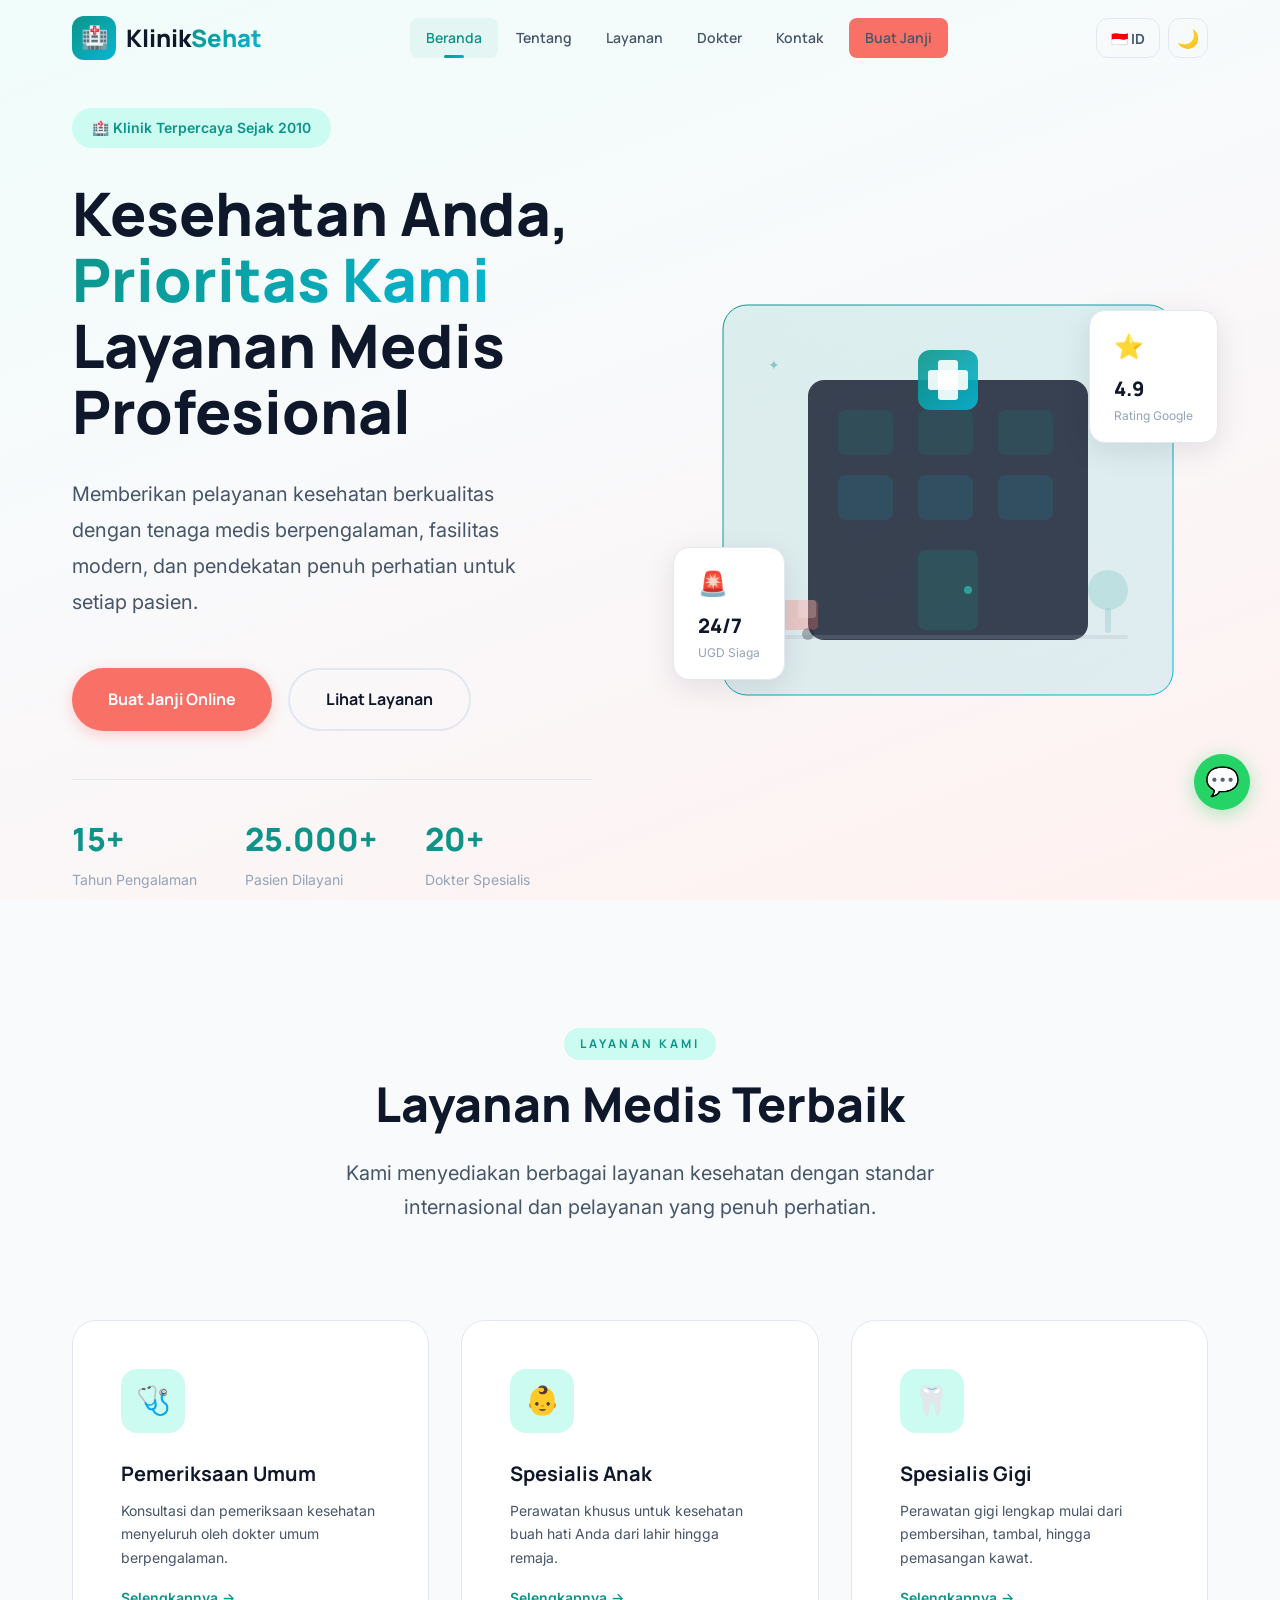
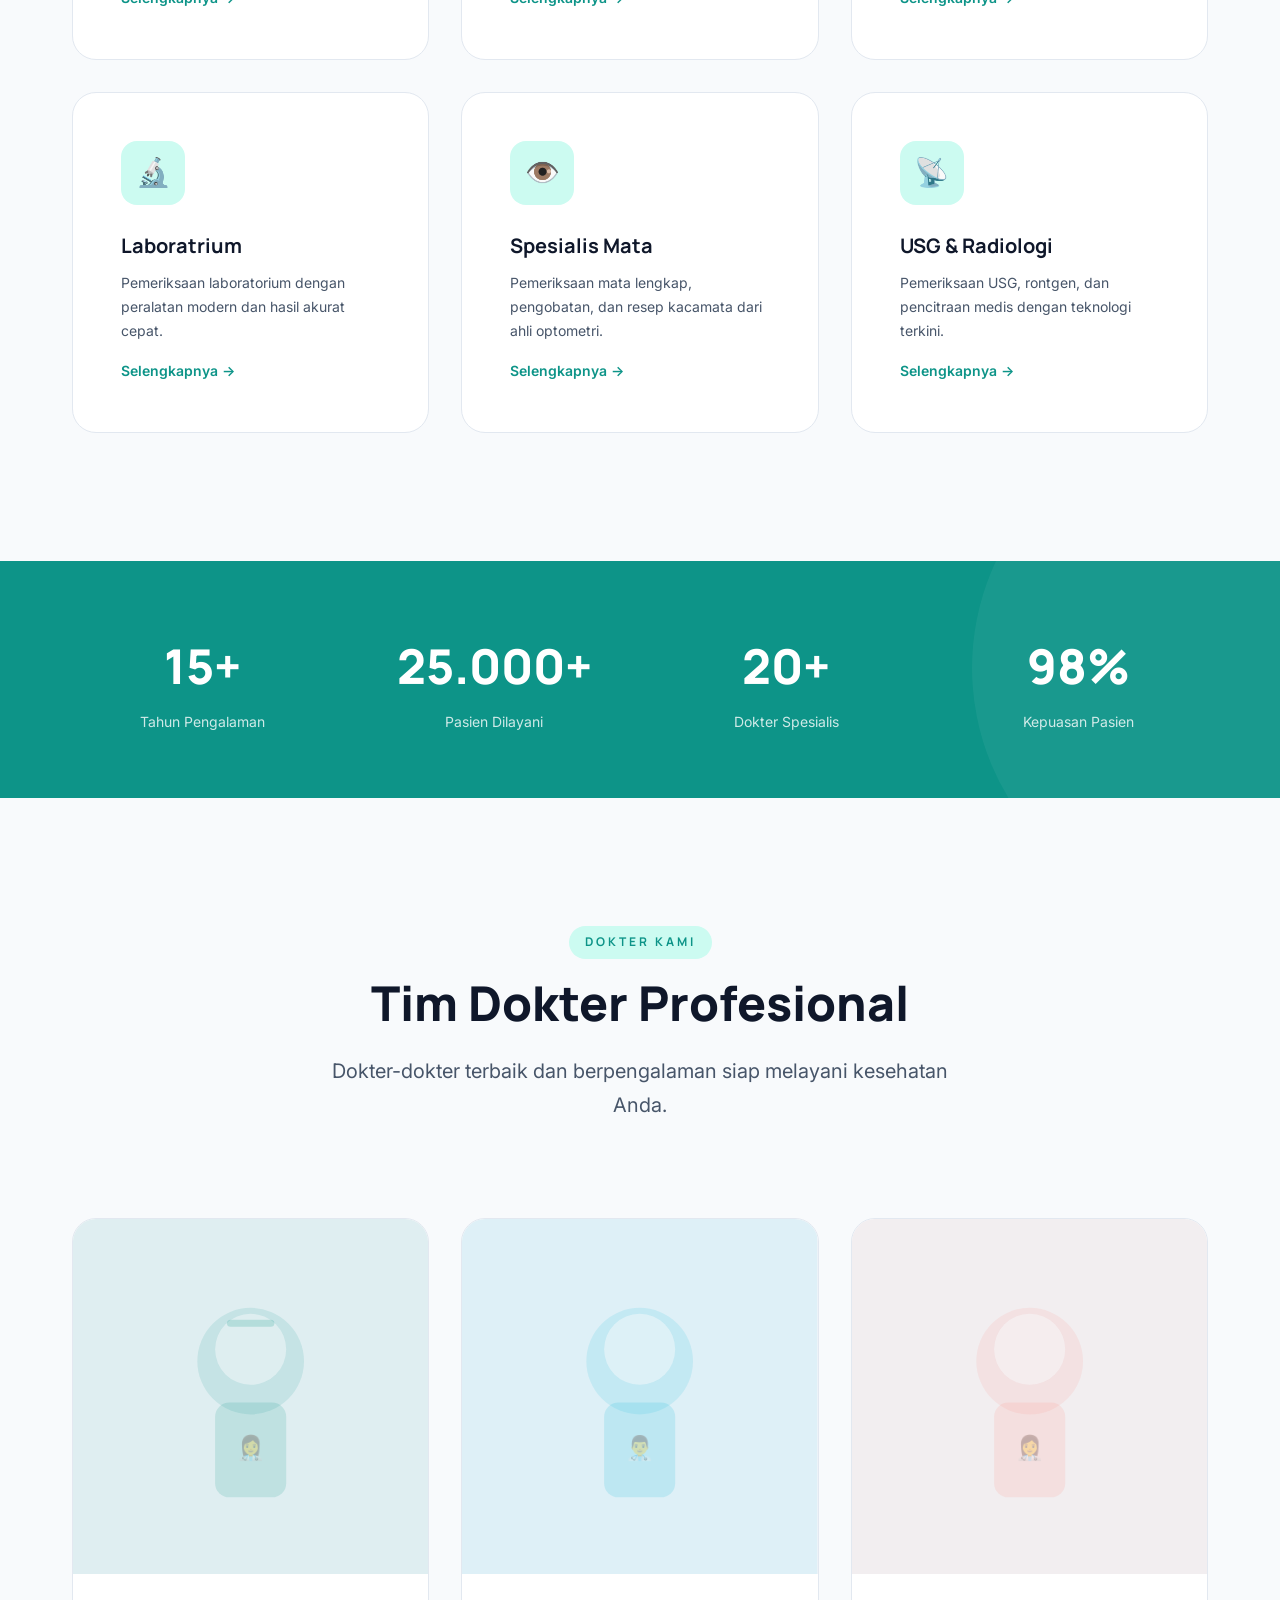
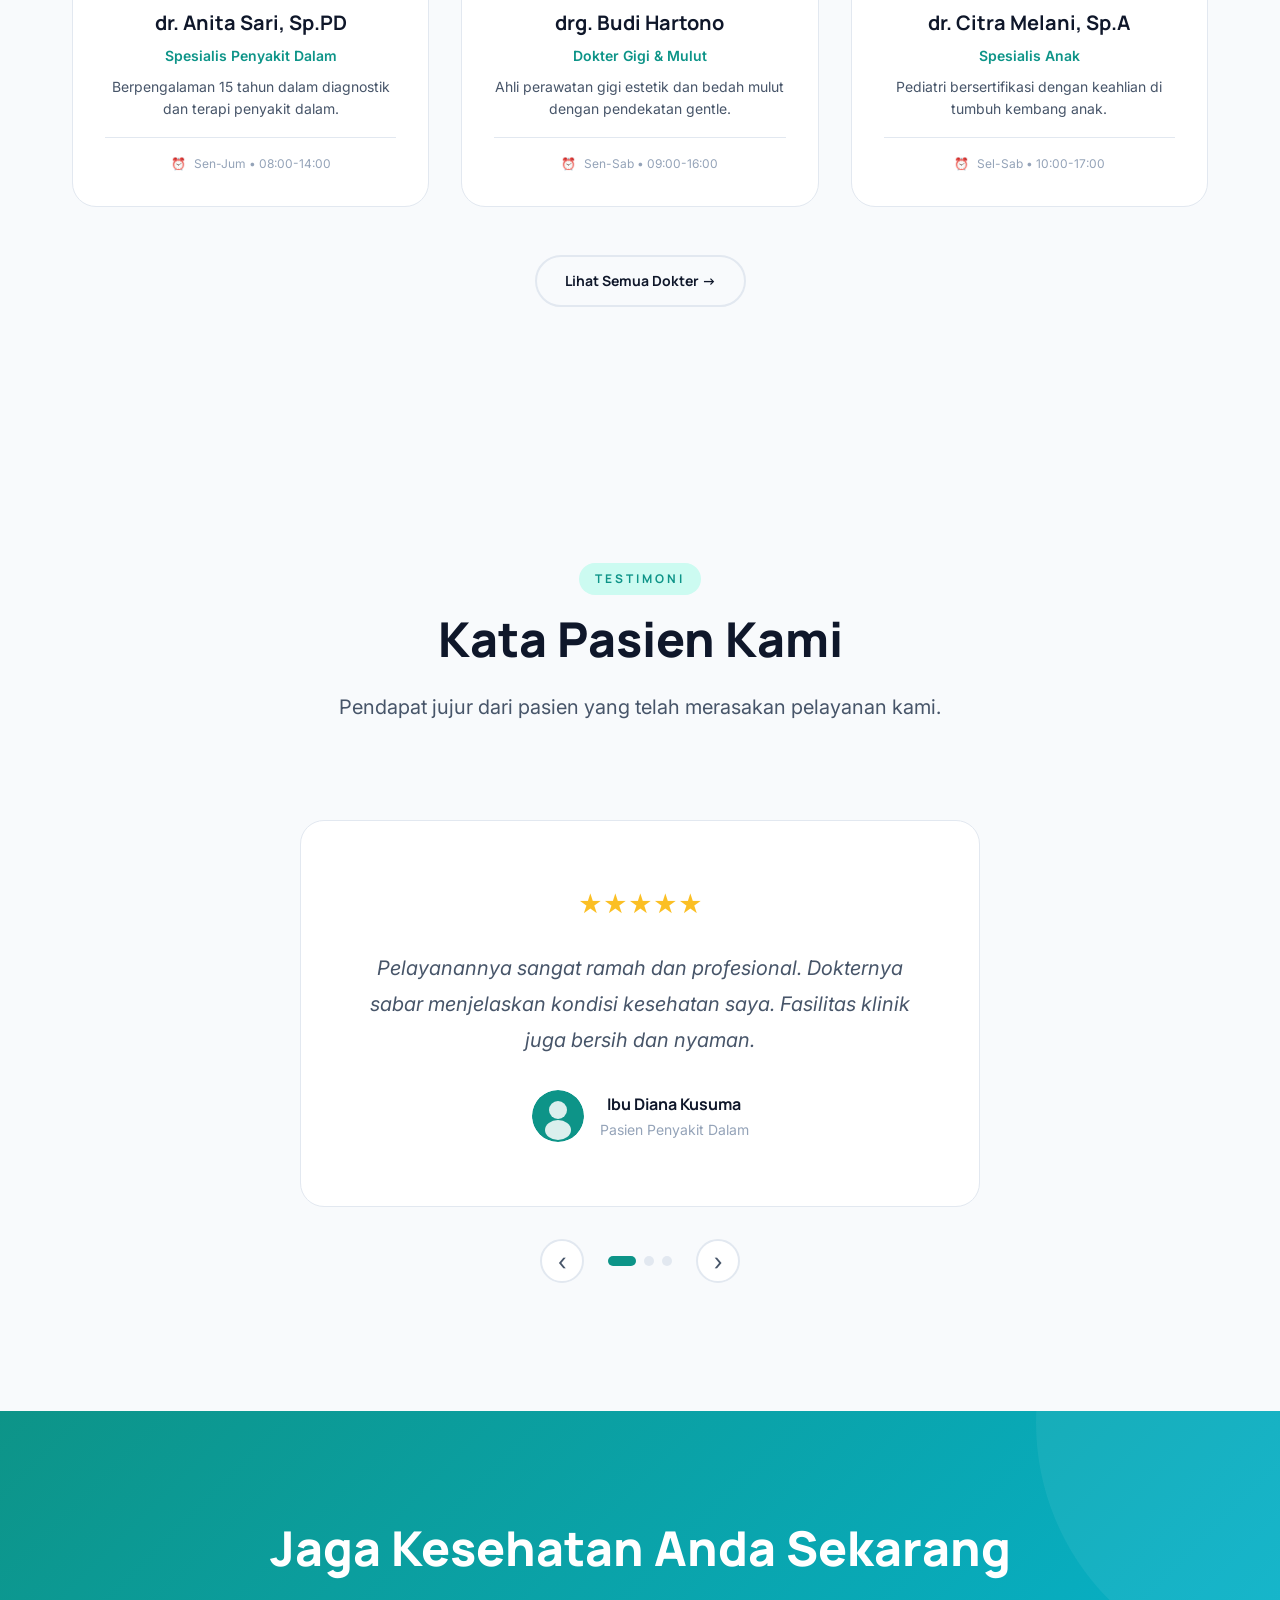
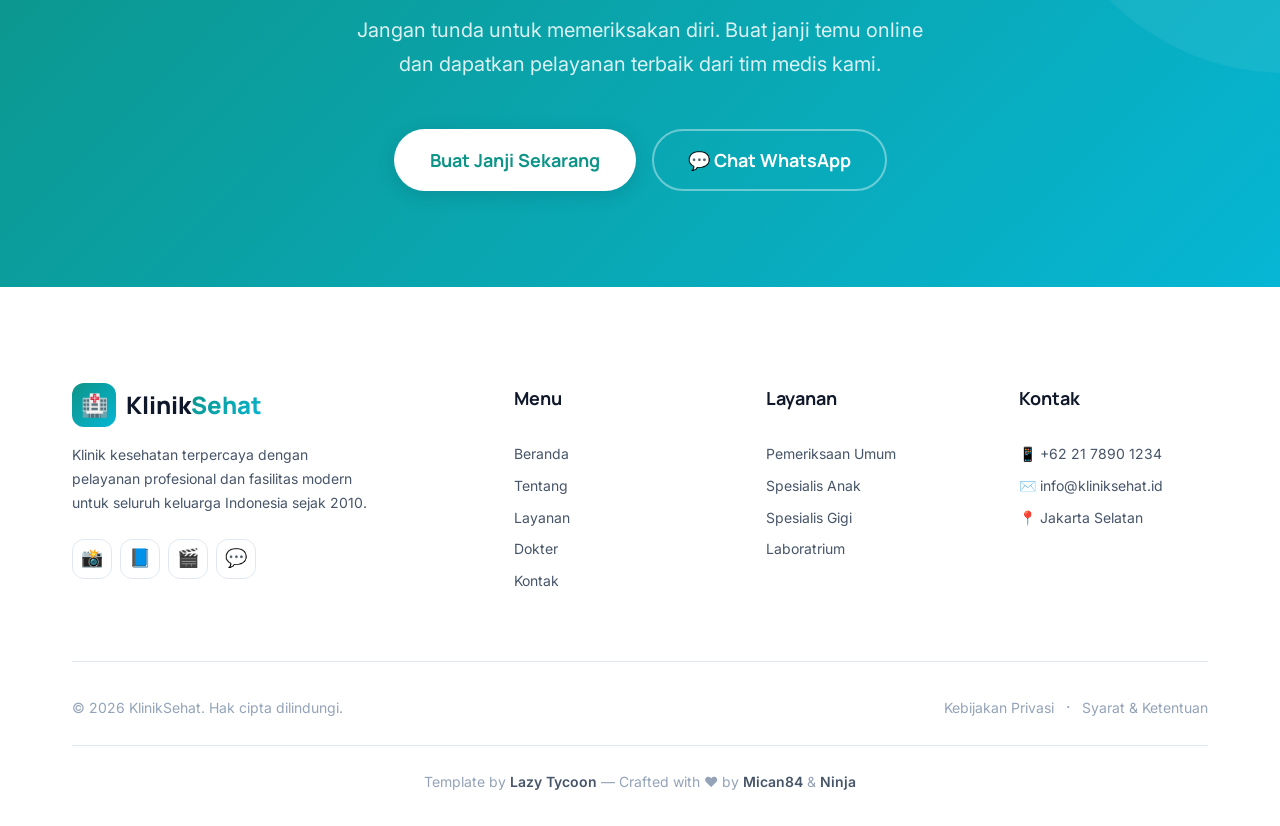
<file: index.html>
<!DOCTYPE html>
<html lang="id" data-theme="light">

<head>
    <meta charset="UTF-8">
    <meta name="viewport" content="width=device-width, initial-scale=1.0">
    <meta name="description"
        content="KlinikSehat — Klinik kesehatan terpercaya dengan pelayanan medis profesional. Dokter spesialis berpengalaman, fasilitas modern, jadwal online.">
    <meta name="keywords" content="klinik, kesehatan, dokter, spesialis, Jakarta, pemeriksaan, rumah sakit">
    <meta name="author" content="Lazy Tycoon — Mican84 & Ninja">
    <title>KlinikSehat — Kesehatan Anda, Prioritas Kami</title>
    <link rel="preconnect" href="https://fonts.googleapis.com">
    <link rel="preconnect" href="https://fonts.gstatic.com" crossorigin>
    <link rel="stylesheet" href="css/style.css">
    <link rel="stylesheet" href="css/animations.css">
    <link rel="icon"
        href="data:image/svg+xml,<svg xmlns='http://www.w3.org/2000/svg' viewBox='0 0 100 100'><rect rx='20' width='100' height='100' fill='%230D9488'/><text x='50' y='70' font-size='55' text-anchor='middle' fill='white'>🏥</text></svg>">
</head>

<body>

    <!-- NAVBAR -->
    <nav class="navbar" id="navbar">
        <div class="container">
            <a href="index.html" class="nav-logo">
                <div class="logo-icon">🏥</div>
                <span>Klinik<span class="gradient-text">Sehat</span></span>
            </a>
            <div class="nav-links">
                <a href="index.html" class="active" data-lang-key="nav_home">Beranda</a>
                <a href="about.html" data-lang-key="nav_about">Tentang</a>
                <a href="services.html" data-lang-key="nav_services">Layanan</a>
                <a href="doctors.html" data-lang-key="nav_doctors">Dokter</a>
                <a href="contact.html" data-lang-key="nav_contact">Kontak</a>
                <a href="appointment.html" class="nav-cta" data-lang-key="nav_appointment">Buat Janji</a>
            </div>
            <div class="nav-actions">
                <button class="nav-toggle-btn lang-toggle" id="lang-toggle" aria-label="Toggle Language">
                    <span class="lang-label">🇮🇩 ID</span>
                </button>
                <button class="nav-toggle-btn" id="theme-toggle" aria-label="Toggle Theme">
                    <span class="theme-icon">🌙</span>
                </button>
                <div class="hamburger" id="hamburger">
                    <span></span><span></span><span></span>
                </div>
            </div>
        </div>
    </nav>

    <!-- MOBILE MENU -->
    <div class="mobile-menu" id="mobile-menu">
        <a href="index.html" class="active" data-lang-key="nav_home">Beranda</a>
        <a href="about.html" data-lang-key="nav_about">Tentang</a>
        <a href="services.html" data-lang-key="nav_services">Layanan</a>
        <a href="doctors.html" data-lang-key="nav_doctors">Dokter</a>
        <a href="contact.html" data-lang-key="nav_contact">Kontak</a>
        <a href="appointment.html" class="btn btn-coral" data-lang-key="nav_appointment">Buat Janji</a>
    </div>

    <!-- ===== HERO ===== -->
    <section class="hero" id="hero">
        <div class="container">
            <div class="hero-content">
                <div class="hero-badge" data-lang-key="hero_badge">🏥 Klinik Terpercaya Sejak 2010</div>
                <h1 class="hero-title">
                    <span data-lang-key="hero_title_1">Kesehatan Anda,</span><br>
                    <span class="gradient-text" data-lang-key="hero_title_2">Prioritas Kami</span><br>
                    <span data-lang-key="hero_title_3">Layanan Medis Profesional</span>
                </h1>
                <p class="hero-description" data-lang-key="hero_desc">Memberikan pelayanan kesehatan berkualitas dengan
                    tenaga medis berpengalaman, fasilitas modern, dan pendekatan penuh perhatian untuk setiap pasien.
                </p>
                <div class="hero-buttons">
                    <a href="appointment.html" class="btn btn-coral btn-lg" data-lang-key="hero_btn_appointment">Buat
                        Janji Online</a>
                    <a href="services.html" class="btn btn-outline btn-lg" data-lang-key="hero_btn_services">Lihat
                        Layanan</a>
                </div>
                <div class="hero-stats">
                    <div class="hero-stat">
                        <div class="hero-stat-value" data-lang-key="hero_stat_1_val">15+</div>
                        <div class="hero-stat-label" data-lang-key="hero_stat_1_label">Tahun Pengalaman</div>
                    </div>
                    <div class="hero-stat">
                        <div class="hero-stat-value" data-lang-key="hero_stat_2_val">25.000+</div>
                        <div class="hero-stat-label" data-lang-key="hero_stat_2_label">Pasien Dilayani</div>
                    </div>
                    <div class="hero-stat">
                        <div class="hero-stat-value" data-lang-key="hero_stat_3_val">20+</div>
                        <div class="hero-stat-label" data-lang-key="hero_stat_3_label">Dokter Spesialis</div>
                    </div>
                </div>
            </div>
            <div class="hero-visual">
                <svg viewBox="0 0 480 420" xmlns="http://www.w3.org/2000/svg">
                    <defs>
                        <linearGradient id="hg1" x1="0%" y1="0%" x2="100%" y2="100%">
                            <stop offset="0%" style="stop-color:#0D9488;stop-opacity:0.12" />
                            <stop offset="100%" style="stop-color:#06B6D4;stop-opacity:0.12" />
                        </linearGradient>
                        <linearGradient id="hg2" x1="0%" y1="0%" x2="100%" y2="100%">
                            <stop offset="0%" style="stop-color:#0D9488" />
                            <stop offset="100%" style="stop-color:#06B6D4" />
                        </linearGradient>
                    </defs>
                    <rect x="15" y="15" width="450" height="390" rx="24" fill="url(#hg1)" stroke="url(#hg2)"
                        stroke-width="1" />
                    <!-- Building -->
                    <rect x="100" y="90" width="280" height="260" rx="16" fill="#0F172A" opacity="0.8" />
                    <!-- Cross sign -->
                    <rect x="210" y="60" width="60" height="60" rx="12" fill="url(#hg2)" opacity="0.9" />
                    <rect x="230" y="70" width="20" height="40" rx="3" fill="white" opacity="0.9" />
                    <rect x="220" y="80" width="40" height="20" rx="3" fill="white" opacity="0.9" />
                    <!-- Windows Row 1 -->
                    <rect x="130" y="120" width="55" height="45" rx="8" fill="#0D9488" opacity="0.15" />
                    <rect x="210" y="120" width="55" height="45" rx="8" fill="#0D9488" opacity="0.15" />
                    <rect x="290" y="120" width="55" height="45" rx="8" fill="#0D9488" opacity="0.15" />
                    <!-- Windows Row 2 -->
                    <rect x="130" y="185" width="55" height="45" rx="8" fill="#06B6D4" opacity="0.12" />
                    <rect x="210" y="185" width="55" height="45" rx="8" fill="#06B6D4" opacity="0.12" />
                    <rect x="290" y="185" width="55" height="45" rx="8" fill="#06B6D4" opacity="0.12" />
                    <!-- Door -->
                    <rect x="210" y="260" width="60" height="80" rx="8" fill="#0D9488" opacity="0.2" />
                    <circle cx="260" cy="300" r="4" fill="#2DD4BF" opacity="0.6" />
                    <!-- Ground -->
                    <rect x="60" y="345" width="360" height="4" rx="2" fill="#94A3B8" opacity="0.2" />
                    <!-- Ambulance icon (simple) -->
                    <rect x="60" y="310" width="50" height="30" rx="5" fill="#F97066" opacity="0.3" />
                    <rect x="90" y="310" width="18" height="18" rx="3" fill="white" opacity="0.2" />
                    <circle cx="70" cy="344" r="6" fill="#0F172A" opacity="0.3" />
                    <circle cx="100" cy="344" r="6" fill="#0F172A" opacity="0.3" />
                    <!-- Tree -->
                    <circle cx="400" cy="300" r="20" fill="#0D9488" opacity="0.15" />
                    <rect x="397" y="318" width="6" height="25" rx="3" fill="#0D9488" opacity="0.15" />
                    <!-- Decorative elements -->
                    <text x="60" y="80" fill="#0D9488" font-size="14" opacity="0.4">✦</text>
                    <text x="420" y="100" fill="#F97066" font-size="12" opacity="0.3">✦</text>
                    <text x="380" y="60" fill="#06B6D4" font-size="10" opacity="0.4">+</text>
                </svg>
                <div class="hero-float top-right">
                    <div class="hero-float-icon">⭐</div>
                    <div class="hero-float-value" data-lang-key="hero_float_1_val">4.9</div>
                    <div class="hero-float-label" data-lang-key="hero_float_1_label">Rating Google</div>
                </div>
                <div class="hero-float bottom-left">
                    <div class="hero-float-icon">🚨</div>
                    <div class="hero-float-value" data-lang-key="hero_float_2_val">24/7</div>
                    <div class="hero-float-label" data-lang-key="hero_float_2_label">UGD Siaga</div>
                </div>
            </div>
        </div>
    </section>

    <!-- ===== SERVICES OVERVIEW ===== -->
    <section class="section" id="services">
        <div class="container">
            <div class="section-header reveal">
                <span class="section-label" data-lang-key="services_label">Layanan Kami</span>
                <h2 class="section-title" data-lang-key="services_title">Layanan Medis Terbaik</h2>
                <p class="section-subtitle" data-lang-key="services_subtitle">Kami menyediakan berbagai layanan
                    kesehatan dengan standar internasional dan pelayanan yang penuh perhatian.</p>
            </div>
            <div class="services-grid">
                <div class="service-card reveal stagger-1">
                    <div class="service-icon">🩺</div>
                    <h3 data-lang-key="service_1_title">Pemeriksaan Umum</h3>
                    <p data-lang-key="service_1_desc">Konsultasi dan pemeriksaan kesehatan menyeluruh oleh dokter umum
                        berpengalaman.</p>
                    <a href="services.html" class="service-link" data-lang-key="service_link">Selengkapnya →</a>
                </div>
                <div class="service-card reveal stagger-2">
                    <div class="service-icon">👶</div>
                    <h3 data-lang-key="service_2_title">Spesialis Anak</h3>
                    <p data-lang-key="service_2_desc">Perawatan khusus untuk kesehatan buah hati Anda dari lahir hingga
                        remaja.</p>
                    <a href="services.html" class="service-link" data-lang-key="service_link">Selengkapnya →</a>
                </div>
                <div class="service-card reveal stagger-3">
                    <div class="service-icon">🦷</div>
                    <h3 data-lang-key="service_3_title">Spesialis Gigi</h3>
                    <p data-lang-key="service_3_desc">Perawatan gigi lengkap mulai dari pembersihan, tambal, hingga
                        pemasangan kawat.</p>
                    <a href="services.html" class="service-link" data-lang-key="service_link">Selengkapnya →</a>
                </div>
                <div class="service-card reveal stagger-4">
                    <div class="service-icon">🔬</div>
                    <h3 data-lang-key="service_4_title">Laboratorium</h3>
                    <p data-lang-key="service_4_desc">Pemeriksaan laboratorium dengan peralatan modern dan hasil akurat
                        cepat.</p>
                    <a href="services.html" class="service-link" data-lang-key="service_link">Selengkapnya →</a>
                </div>
                <div class="service-card reveal stagger-5">
                    <div class="service-icon">👁️</div>
                    <h3 data-lang-key="service_5_title">Spesialis Mata</h3>
                    <p data-lang-key="service_5_desc">Pemeriksaan mata lengkap, pengobatan, dan resep kacamata dari ahli
                        optometri.</p>
                    <a href="services.html" class="service-link" data-lang-key="service_link">Selengkapnya →</a>
                </div>
                <div class="service-card reveal stagger-6">
                    <div class="service-icon">📡</div>
                    <h3 data-lang-key="service_6_title">USG & Radiologi</h3>
                    <p data-lang-key="service_6_desc">Pemeriksaan USG, rontgen, dan pencitraan medis dengan teknologi
                        terkini.</p>
                    <a href="services.html" class="service-link" data-lang-key="service_link">Selengkapnya →</a>
                </div>
            </div>
        </div>
    </section>

    <!-- ===== STATS ===== -->
    <section class="stats-section">
        <div class="container">
            <div class="stats-grid">
                <div class="stat-item reveal stagger-1">
                    <h3 data-lang-key="stat_1_val">15+</h3>
                    <p data-lang-key="stat_1_label">Tahun Pengalaman</p>
                </div>
                <div class="stat-item reveal stagger-2">
                    <h3 data-lang-key="stat_2_val">25.000+</h3>
                    <p data-lang-key="stat_2_label">Pasien Dilayani</p>
                </div>
                <div class="stat-item reveal stagger-3">
                    <h3 data-lang-key="stat_3_val">20+</h3>
                    <p data-lang-key="stat_3_label">Dokter Spesialis</p>
                </div>
                <div class="stat-item reveal stagger-4">
                    <h3 data-lang-key="stat_4_val">98%</h3>
                    <p data-lang-key="stat_4_label">Kepuasan Pasien</p>
                </div>
            </div>
        </div>
    </section>

    <!-- ===== FEATURED DOCTORS ===== -->
    <section class="section" id="doctors">
        <div class="container">
            <div class="section-header reveal">
                <span class="section-label" data-lang-key="doctors_label">Dokter Kami</span>
                <h2 class="section-title" data-lang-key="doctors_title">Tim Dokter Profesional</h2>
                <p class="section-subtitle" data-lang-key="doctors_subtitle">Dokter-dokter terbaik dan berpengalaman
                    siap melayani kesehatan Anda.</p>
            </div>
            <div class="doctors-grid">
                <!-- Doctor 1 -->
                <div class="doctor-card reveal stagger-1">
                    <div class="doctor-photo">
                        <svg viewBox="0 0 300 300" xmlns="http://www.w3.org/2000/svg">
                            <rect width="300" height="300" fill="#0D9488" opacity="0.08" />
                            <circle cx="150" cy="120" r="45" fill="#0D9488" opacity="0.12" />
                            <circle cx="150" cy="110" r="30" fill="#F8FAFC" opacity="0.5" />
                            <rect x="120" y="155" width="60" height="80" rx="12" fill="#0D9488" opacity="0.15" />
                            <rect x="130" y="85" width="40" height="6" rx="3" fill="#0D9488" opacity="0.2" />
                            <text x="150" y="200" fill="#0D9488" font-size="20" text-anchor="middle"
                                opacity="0.3">👩‍⚕️</text>
                        </svg>
                    </div>
                    <div class="doctor-info">
                        <h3 data-lang-key="doctor_1_name">dr. Anita Sari, Sp.PD</h3>
                        <p class="doctor-specialty" data-lang-key="doctor_1_spec">Spesialis Penyakit Dalam</p>
                        <p class="doctor-bio" data-lang-key="doctor_1_bio">Berpengalaman 15 tahun dalam diagnostik dan
                            terapi penyakit dalam.</p>
                        <div class="doctor-schedule">⏰ <span data-lang-key="doctor_1_sched">Sen-Jum • 08:00-14:00</span>
                        </div>
                    </div>
                </div>
                <!-- Doctor 2 -->
                <div class="doctor-card reveal stagger-2">
                    <div class="doctor-photo">
                        <svg viewBox="0 0 300 300" xmlns="http://www.w3.org/2000/svg">
                            <rect width="300" height="300" fill="#06B6D4" opacity="0.08" />
                            <circle cx="150" cy="120" r="45" fill="#06B6D4" opacity="0.12" />
                            <circle cx="150" cy="110" r="30" fill="#F8FAFC" opacity="0.5" />
                            <rect x="120" y="155" width="60" height="80" rx="12" fill="#06B6D4" opacity="0.15" />
                            <text x="150" y="200" fill="#06B6D4" font-size="20" text-anchor="middle"
                                opacity="0.3">👨‍⚕️</text>
                        </svg>
                    </div>
                    <div class="doctor-info">
                        <h3 data-lang-key="doctor_2_name">drg. Budi Hartono</h3>
                        <p class="doctor-specialty" data-lang-key="doctor_2_spec">Dokter Gigi & Mulut</p>
                        <p class="doctor-bio" data-lang-key="doctor_2_bio">Ahli perawatan gigi estetik dan bedah mulut
                            dengan pendekatan gentle.</p>
                        <div class="doctor-schedule">⏰ <span data-lang-key="doctor_2_sched">Sen-Sab • 09:00-16:00</span>
                        </div>
                    </div>
                </div>
                <!-- Doctor 3 -->
                <div class="doctor-card reveal stagger-3">
                    <div class="doctor-photo">
                        <svg viewBox="0 0 300 300" xmlns="http://www.w3.org/2000/svg">
                            <rect width="300" height="300" fill="#F97066" opacity="0.06" />
                            <circle cx="150" cy="120" r="45" fill="#F97066" opacity="0.1" />
                            <circle cx="150" cy="110" r="30" fill="#F8FAFC" opacity="0.5" />
                            <rect x="120" y="155" width="60" height="80" rx="12" fill="#F97066" opacity="0.12" />
                            <text x="150" y="200" fill="#F97066" font-size="20" text-anchor="middle"
                                opacity="0.3">👩‍⚕️</text>
                        </svg>
                    </div>
                    <div class="doctor-info">
                        <h3 data-lang-key="doctor_3_name">dr. Citra Melani, Sp.A</h3>
                        <p class="doctor-specialty" data-lang-key="doctor_3_spec">Spesialis Anak</p>
                        <p class="doctor-bio" data-lang-key="doctor_3_bio">Pediatri bersertifikasi dengan keahlian di
                            tumbuh kembang anak.</p>
                        <div class="doctor-schedule">⏰ <span data-lang-key="doctor_3_sched">Sel-Sab • 10:00-17:00</span>
                        </div>
                    </div>
                </div>
            </div>
            <div style="text-align:center; margin-top:var(--space-2xl);">
                <a href="doctors.html" class="btn btn-outline" data-lang-key="doctors_all">Lihat Semua Dokter →</a>
            </div>
        </div>
    </section>

    <!-- ===== TESTIMONIALS ===== -->
    <section class="section" id="testimonials">
        <div class="container">
            <div class="section-header reveal">
                <span class="section-label" data-lang-key="testimonials_label">Testimoni</span>
                <h2 class="section-title" data-lang-key="testimonials_title">Kata Pasien Kami</h2>
                <p class="section-subtitle" data-lang-key="testimonials_subtitle">Pendapat jujur dari pasien yang telah
                    merasakan pelayanan kami.</p>
            </div>
            <div class="testimonial-carousel reveal">
                <div class="testimonial-track">
                    <div class="testimonial-slide">
                        <div class="testimonial-card">
                            <div class="testimonial-stars">★★★★★</div>
                            <p class="testimonial-text" data-lang-key="testi_1_text">Pelayanannya sangat ramah dan
                                profesional. Dokternya sabar menjelaskan kondisi kesehatan saya. Fasilitas klinik juga
                                bersih dan nyaman.</p>
                            <div class="testimonial-author">
                                <div class="testimonial-avatar">
                                    <svg viewBox="0 0 52 52" xmlns="http://www.w3.org/2000/svg">
                                        <circle cx="26" cy="26" r="26" fill="#0D9488" />
                                        <circle cx="26" cy="20" r="9" fill="rgba(255,255,255,0.85)" />
                                        <ellipse cx="26" cy="40" rx="13" ry="10" fill="rgba(255,255,255,0.85)" />
                                    </svg>
                                </div>
                                <div class="testimonial-author-info">
                                    <h4 data-lang-key="testi_1_name">Ibu Diana Kusuma</h4>
                                    <p data-lang-key="testi_1_role">Pasien Penyakit Dalam</p>
                                </div>
                            </div>
                        </div>
                    </div>
                    <div class="testimonial-slide">
                        <div class="testimonial-card">
                            <div class="testimonial-stars">★★★★★</div>
                            <p class="testimonial-text" data-lang-key="testi_2_text">Anak saya diperiksa oleh dr. Citra
                                dan hasilnya sangat memuaskan. Penanganannya cepat dan anak saya tidak takut sama
                                sekali.</p>
                            <div class="testimonial-author">
                                <div class="testimonial-avatar">
                                    <svg viewBox="0 0 52 52" xmlns="http://www.w3.org/2000/svg">
                                        <circle cx="26" cy="26" r="26" fill="#06B6D4" />
                                        <circle cx="26" cy="20" r="9" fill="rgba(255,255,255,0.85)" />
                                        <ellipse cx="26" cy="40" rx="13" ry="10" fill="rgba(255,255,255,0.85)" />
                                    </svg>
                                </div>
                                <div class="testimonial-author-info">
                                    <h4 data-lang-key="testi_2_name">Bapak Eko Prasetyo</h4>
                                    <p data-lang-key="testi_2_role">Orang Tua Pasien Anak</p>
                                </div>
                            </div>
                        </div>
                    </div>
                    <div class="testimonial-slide">
                        <div class="testimonial-card">
                            <div class="testimonial-stars">★★★★★</div>
                            <p class="testimonial-text" data-lang-key="testi_3_text">Saya rutin kontrol gigi di sini.
                                drg. Budi sangat teliti dan gentle. Hasil perawatannya selalu memuaskan. Highly
                                recommended!</p>
                            <div class="testimonial-author">
                                <div class="testimonial-avatar">
                                    <svg viewBox="0 0 52 52" xmlns="http://www.w3.org/2000/svg">
                                        <circle cx="26" cy="26" r="26" fill="#F97066" />
                                        <circle cx="26" cy="20" r="9" fill="rgba(255,255,255,0.85)" />
                                        <ellipse cx="26" cy="40" rx="13" ry="10" fill="rgba(255,255,255,0.85)" />
                                    </svg>
                                </div>
                                <div class="testimonial-author-info">
                                    <h4 data-lang-key="testi_3_name">Mbak Fitria Sari</h4>
                                    <p data-lang-key="testi_3_role">Pasien Gigi & Mulut</p>
                                </div>
                            </div>
                        </div>
                    </div>
                </div>
                <div class="testimonial-controls">
                    <button class="testi-btn testi-prev" aria-label="Previous">‹</button>
                    <div class="testi-dots">
                        <div class="testi-dot active" data-index="0"></div>
                        <div class="testi-dot" data-index="1"></div>
                        <div class="testi-dot" data-index="2"></div>
                    </div>
                    <button class="testi-btn testi-next" aria-label="Next">›</button>
                </div>
            </div>
        </div>
    </section>

    <!-- ===== CTA ===== -->
    <section class="cta-section">
        <div class="container">
            <h2 class="cta-title reveal" data-lang-key="cta_title">Jaga Kesehatan Anda Sekarang</h2>
            <p class="cta-text reveal" data-lang-key="cta_text">Jangan tunda untuk memeriksakan diri. Buat janji temu
                online dan dapatkan pelayanan terbaik dari tim medis kami.</p>
            <div class="cta-buttons reveal">
                <a href="appointment.html" class="btn-cta-white" data-lang-key="cta_btn_primary">Buat Janji Sekarang</a>
                <a href="https://wa.me/6282112345678" class="btn-cta-ghost" target="_blank"
                    data-lang-key="cta_btn_secondary">💬 Chat WhatsApp</a>
            </div>
        </div>
    </section>

    <!-- ===== FOOTER ===== -->
    <footer class="footer">
        <div class="container">
            <div class="footer-grid">
                <div class="footer-brand">
                    <a href="index.html" class="nav-logo">
                        <div class="logo-icon">🏥</div>
                        <span>Klinik<span class="gradient-text">Sehat</span></span>
                    </a>
                    <p data-lang-key="footer_brand_desc">Klinik kesehatan terpercaya dengan pelayanan profesional dan
                        fasilitas modern untuk seluruh keluarga Indonesia sejak 2010.</p>
                    <div class="footer-social">
                        <a href="#" aria-label="Instagram">📸</a>
                        <a href="#" aria-label="Facebook">📘</a>
                        <a href="#" aria-label="YouTube">🎬</a>
                        <a href="#" aria-label="WhatsApp">💬</a>
                    </div>
                </div>
                <div class="footer-column">
                    <h4 data-lang-key="footer_links">Menu</h4>
                    <a href="index.html" data-lang-key="nav_home">Beranda</a>
                    <a href="about.html" data-lang-key="nav_about">Tentang</a>
                    <a href="services.html" data-lang-key="nav_services">Layanan</a>
                    <a href="doctors.html" data-lang-key="nav_doctors">Dokter</a>
                    <a href="contact.html" data-lang-key="nav_contact">Kontak</a>
                </div>
                <div class="footer-column">
                    <h4 data-lang-key="footer_services">Layanan</h4>
                    <a href="services.html" data-lang-key="service_1_title">Pemeriksaan Umum</a>
                    <a href="services.html" data-lang-key="service_2_title">Spesialis Anak</a>
                    <a href="services.html" data-lang-key="service_3_title">Spesialis Gigi</a>
                    <a href="services.html" data-lang-key="service_4_title">Laboratorium</a>
                </div>
                <div class="footer-column">
                    <h4 data-lang-key="footer_contact">Kontak</h4>
                    <a href="tel:+622178901234">📱 +62 21 7890 1234</a>
                    <a href="mailto:info@kliniksehat.id">✉️ info@kliniksehat.id</a>
                    <a href="contact.html">📍 Jakarta Selatan</a>
                </div>
            </div>
            <div class="footer-bottom">
                <p data-lang-key="footer_copyright">© 2026 KlinikSehat. Hak cipta dilindungi.</p>
                <div>
                    <a href="#" data-lang-key="footer_privacy"
                        style="color:var(--color-text-tertiary);font-size:var(--fs-sm);">Kebijakan Privasi</a>
                    <span style="color:var(--color-text-tertiary);margin:0 8px;">·</span>
                    <a href="#" data-lang-key="footer_terms"
                        style="color:var(--color-text-tertiary);font-size:var(--fs-sm);">Syarat & Ketentuan</a>
                </div>
            </div>
            <div class="footer-credit">
                <p>Template by <strong>Lazy Tycoon</strong> — Crafted with ❤️ by <strong>Mican84</strong> &
                    <strong>Ninja</strong></p>
            </div>
        </div>
    </footer>

    <a href="https://wa.me/6282112345678" class="wa-float" target="_blank" aria-label="Chat WhatsApp">💬</a>
    <button class="back-to-top" id="back-to-top" aria-label="Back to top">↑</button>

    <script src="js/lang.js"></script>
    <script src="js/main.js"></script>
</body>

</html>
</file>
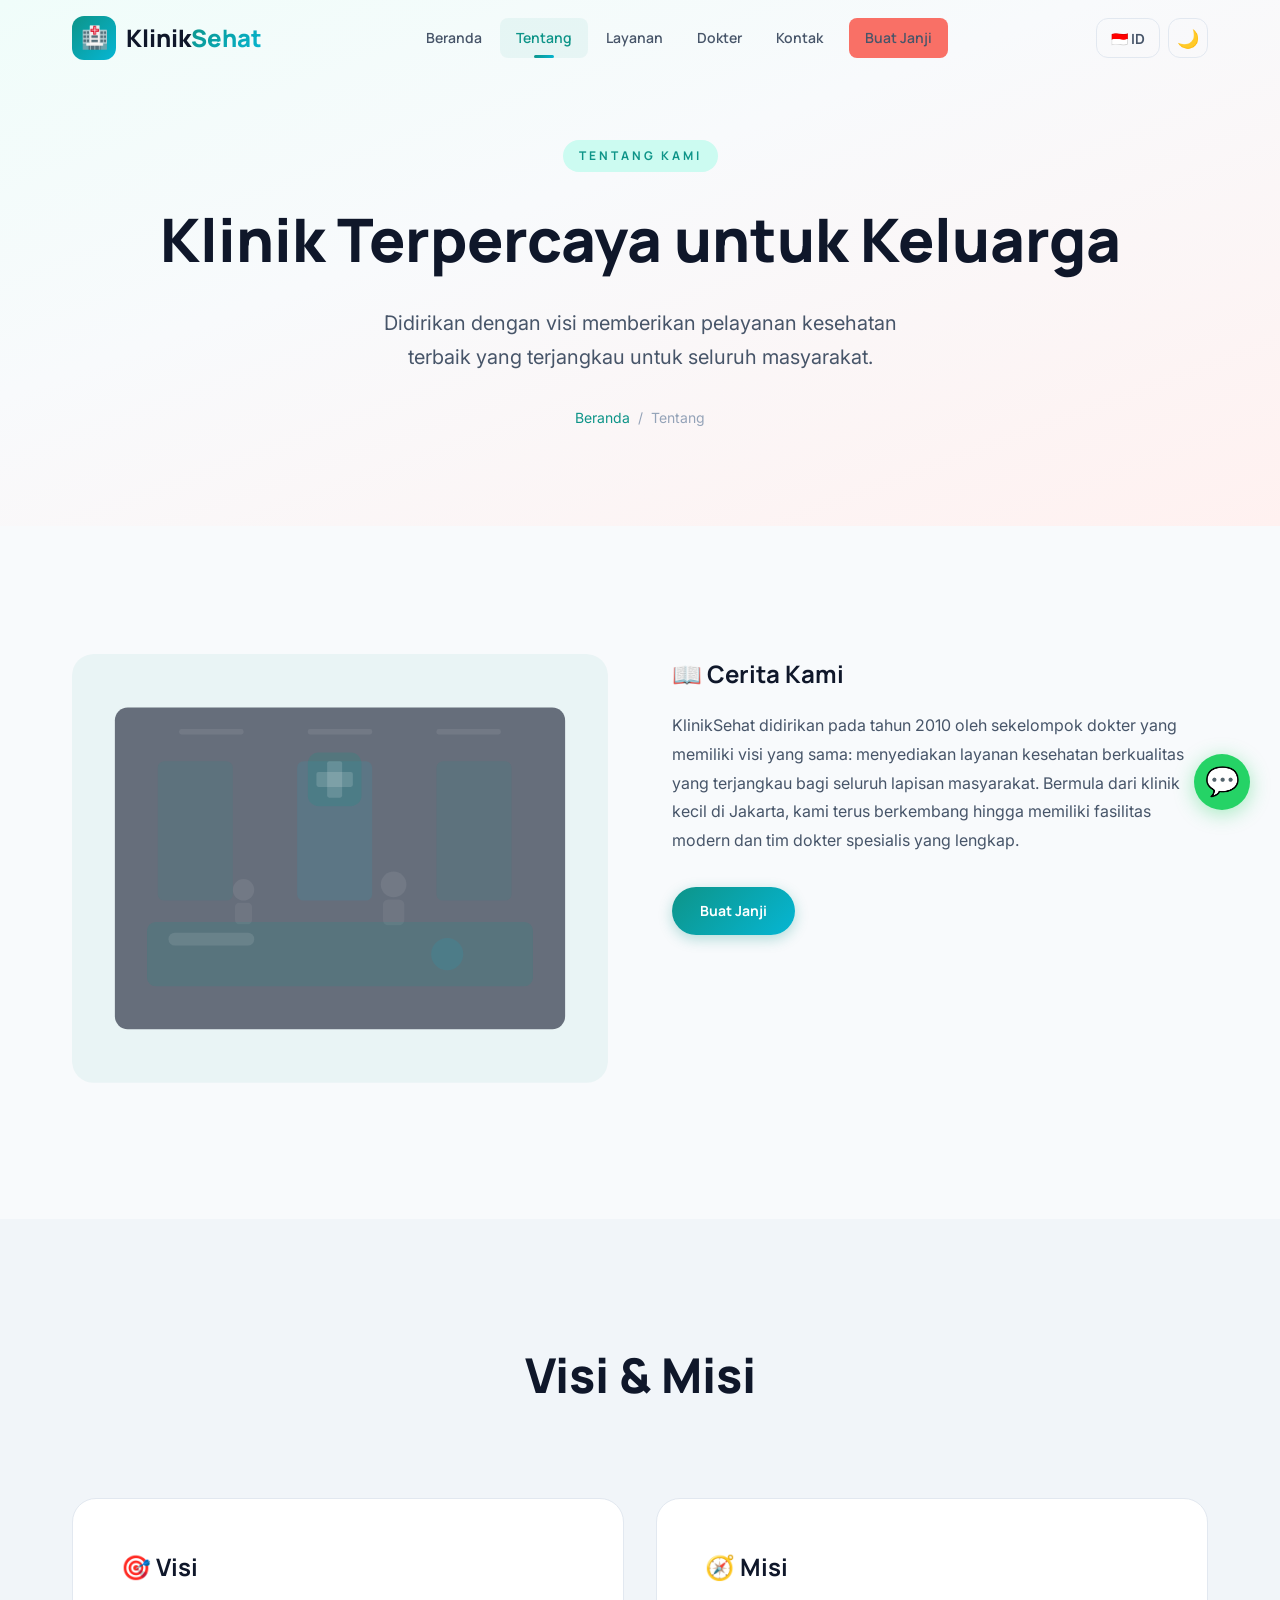
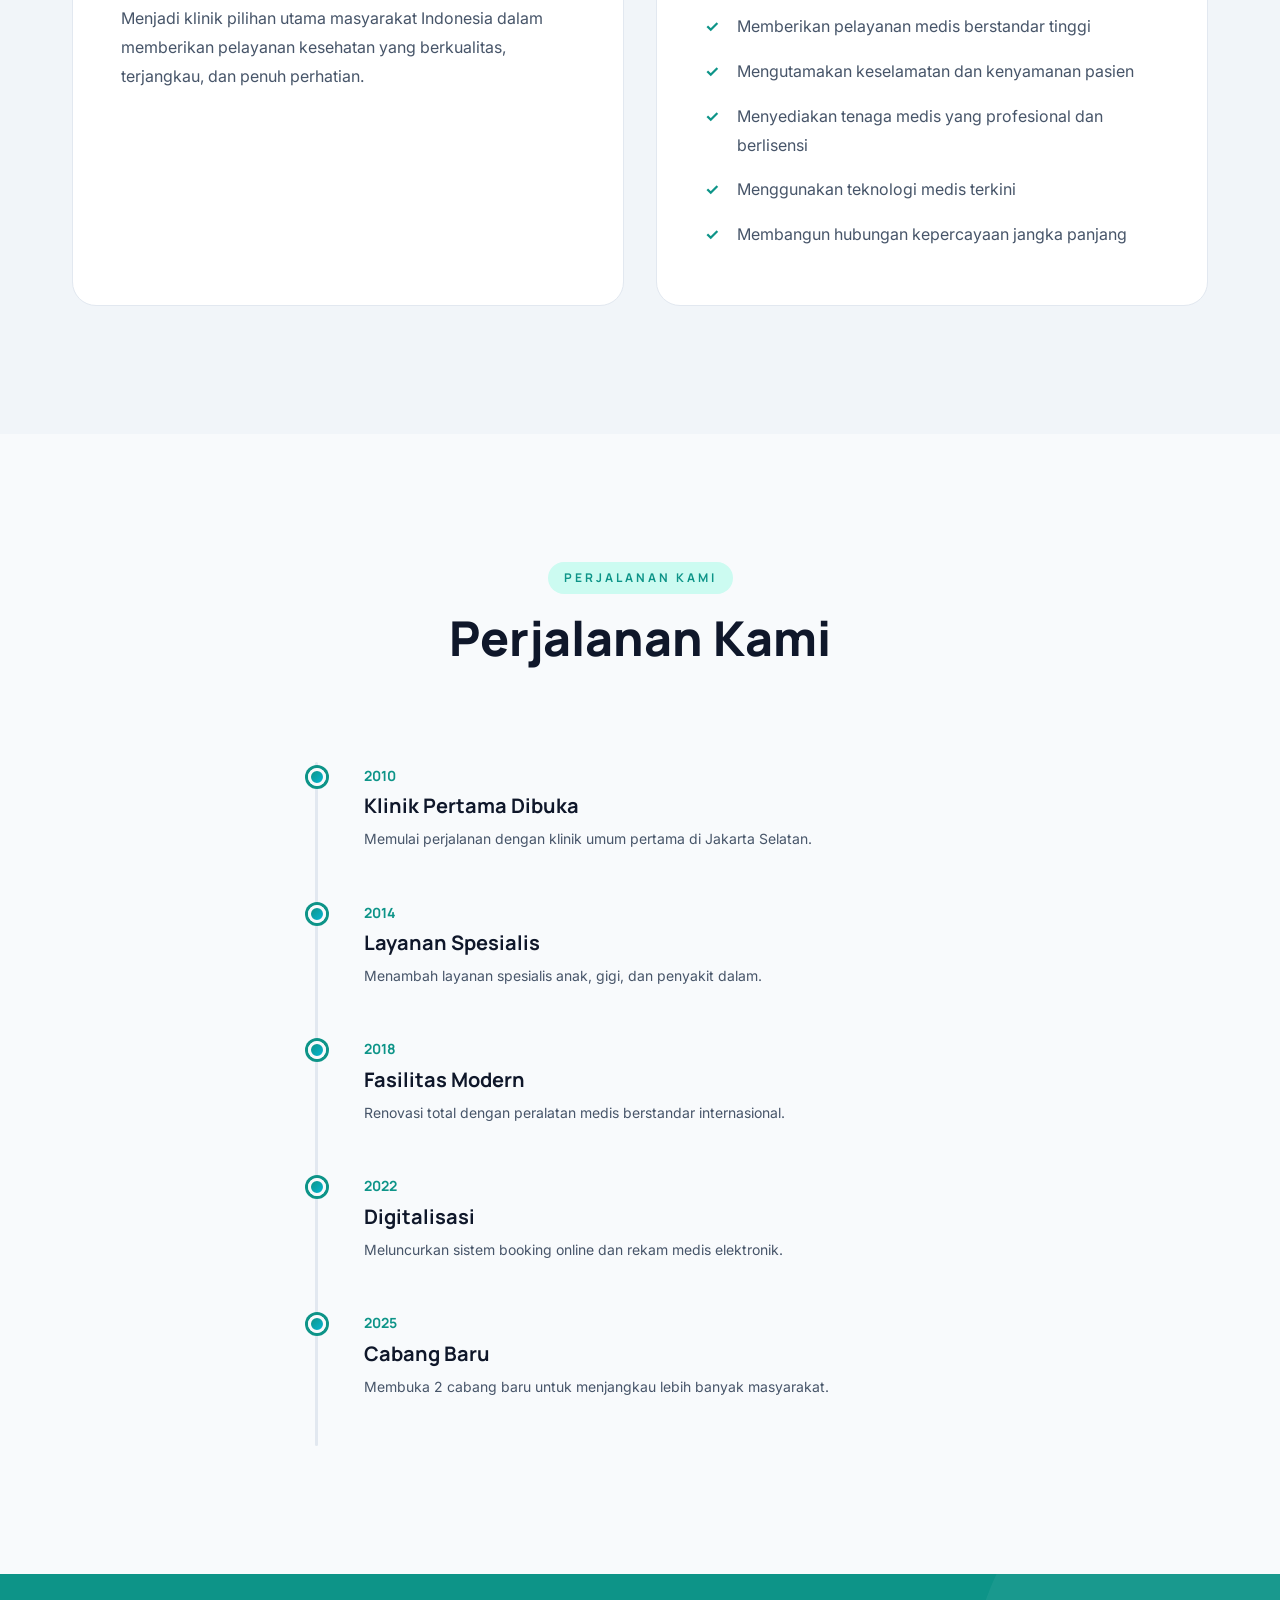
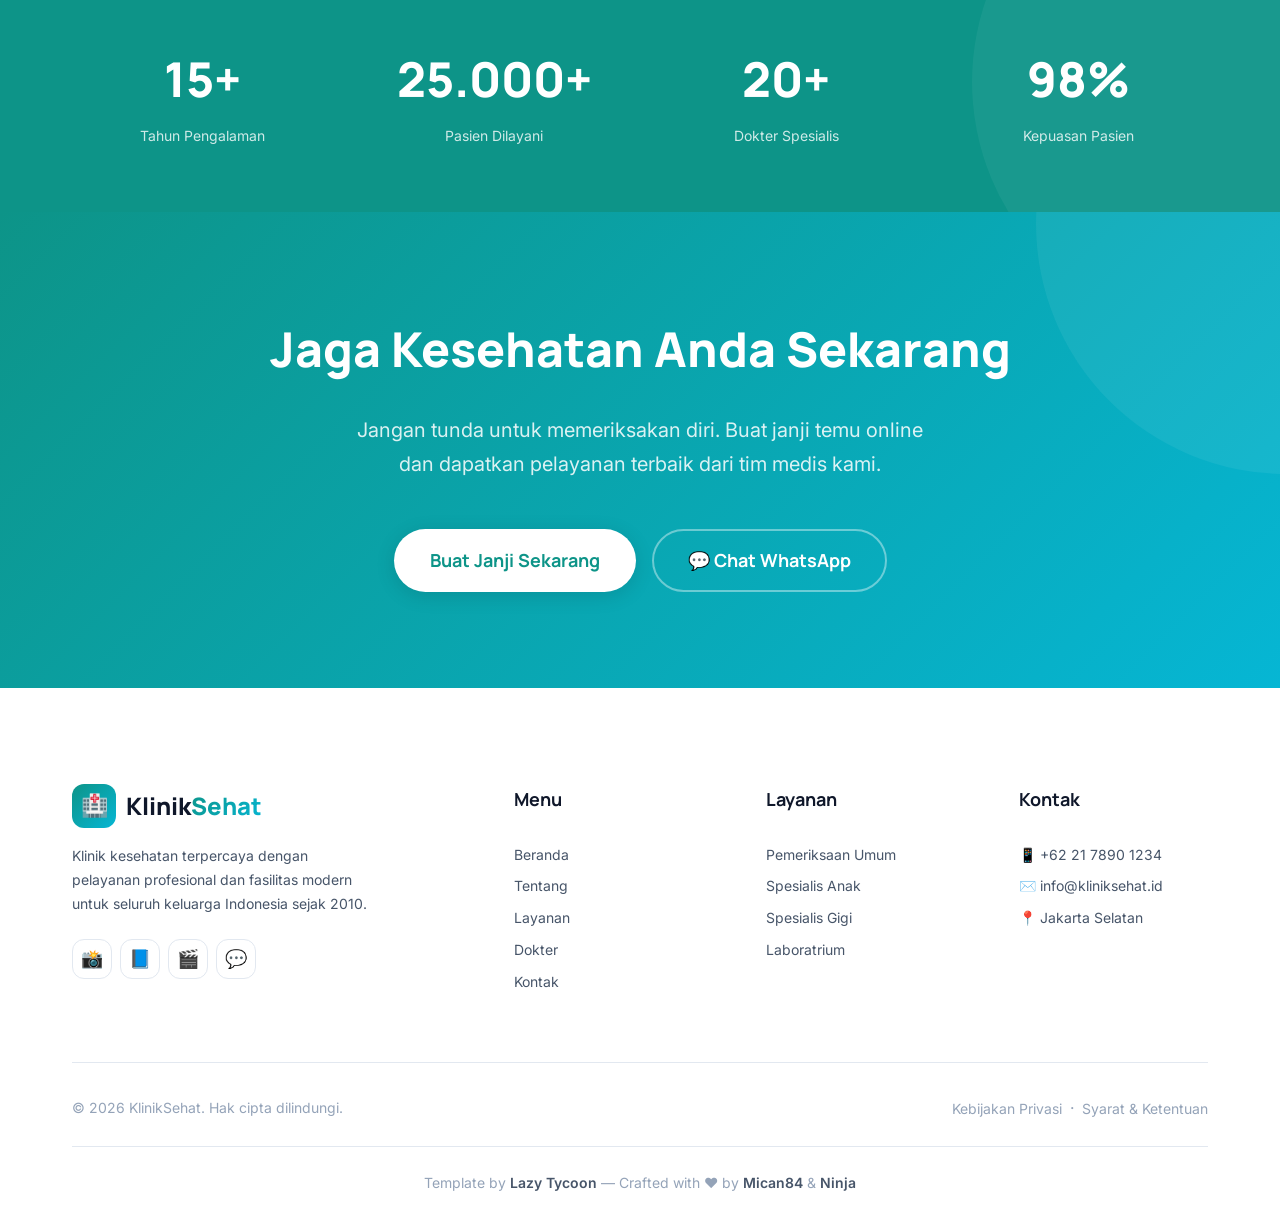
<file: about.html>
<!DOCTYPE html>
<html lang="id" data-theme="light">

<head>
    <meta charset="UTF-8">
    <meta name="viewport" content="width=device-width, initial-scale=1.0">
    <meta name="description"
        content="Tentang KlinikSehat — Cerita, visi, misi, dan perjalanan kami dalam memberikan pelayanan kesehatan terbaik.">
    <meta name="author" content="Lazy Tycoon — Mican84 & Ninja">
    <title>Tentang Kami — KlinikSehat</title>
    <link rel="preconnect" href="https://fonts.googleapis.com">
    <link rel="preconnect" href="https://fonts.gstatic.com" crossorigin>
    <link rel="stylesheet" href="css/style.css">
    <link rel="stylesheet" href="css/animations.css">
    <link rel="icon"
        href="data:image/svg+xml,<svg xmlns='http://www.w3.org/2000/svg' viewBox='0 0 100 100'><rect rx='20' width='100' height='100' fill='%230D9488'/><text x='50' y='70' font-size='55' text-anchor='middle' fill='white'>🏥</text></svg>">
</head>

<body>

    <!-- NAVBAR -->
    <nav class="navbar" id="navbar">
        <div class="container">
            <a href="index.html" class="nav-logo">
                <div class="logo-icon">🏥</div>
                <span>Klinik<span class="gradient-text">Sehat</span></span>
            </a>
            <div class="nav-links">
                <a href="index.html" data-lang-key="nav_home">Beranda</a>
                <a href="about.html" class="active" data-lang-key="nav_about">Tentang</a>
                <a href="services.html" data-lang-key="nav_services">Layanan</a>
                <a href="doctors.html" data-lang-key="nav_doctors">Dokter</a>
                <a href="contact.html" data-lang-key="nav_contact">Kontak</a>
                <a href="appointment.html" class="nav-cta" data-lang-key="nav_appointment">Buat Janji</a>
            </div>
            <div class="nav-actions">
                <button class="nav-toggle-btn lang-toggle" id="lang-toggle" aria-label="Toggle Language"><span
                        class="lang-label">🇮🇩 ID</span></button>
                <button class="nav-toggle-btn" id="theme-toggle" aria-label="Toggle Theme"><span
                        class="theme-icon">🌙</span></button>
                <div class="hamburger" id="hamburger"><span></span><span></span><span></span></div>
            </div>
        </div>
    </nav>
    <div class="mobile-menu" id="mobile-menu">
        <a href="index.html" data-lang-key="nav_home">Beranda</a>
        <a href="about.html" class="active" data-lang-key="nav_about">Tentang</a>
        <a href="services.html" data-lang-key="nav_services">Layanan</a>
        <a href="doctors.html" data-lang-key="nav_doctors">Dokter</a>
        <a href="contact.html" data-lang-key="nav_contact">Kontak</a>
        <a href="appointment.html" class="btn btn-coral" data-lang-key="nav_appointment">Buat Janji</a>
    </div>

    <!-- PAGE HEADER -->
    <section class="page-header">
        <div class="container">
            <span class="section-label" data-lang-key="about_label">Tentang Kami</span>
            <h1 class="page-header-title" data-lang-key="about_title">Klinik Terpercaya untuk Keluarga</h1>
            <p class="page-header-subtitle" data-lang-key="about_subtitle">Didirikan dengan visi memberikan pelayanan
                kesehatan terbaik yang terjangkau untuk seluruh masyarakat.</p>
            <div class="breadcrumb">
                <a href="index.html" data-lang-key="nav_home">Beranda</a>
                <span>/</span>
                <span data-lang-key="nav_about">Tentang</span>
            </div>
        </div>
    </section>

    <!-- ===== STORY ===== -->
    <section class="section">
        <div class="container">
            <div class="contact-grid">
                <div class="reveal-left">
                    <svg viewBox="0 0 500 400" xmlns="http://www.w3.org/2000/svg"
                        style="width:100%;border-radius:20px;">
                        <rect width="500" height="400" rx="20" fill="#0D9488" opacity="0.06" />
                        <!-- Clinic interior -->
                        <rect x="40" y="50" width="420" height="300" rx="12" fill="#0F172A" opacity="0.6" />
                        <!-- Reception desk -->
                        <rect x="70" y="250" width="360" height="60" rx="8" fill="#0D9488" opacity="0.15" />
                        <rect x="90" y="260" width="80" height="12" rx="6" fill="white" opacity="0.1" />
                        <circle cx="350" cy="280" r="15" fill="#06B6D4" opacity="0.12" />
                        <!-- Hallway lights -->
                        <rect x="100" y="70" width="60" height="5" rx="2" fill="white" opacity="0.08" />
                        <rect x="220" y="70" width="60" height="5" rx="2" fill="white" opacity="0.08" />
                        <rect x="340" y="70" width="60" height="5" rx="2" fill="white" opacity="0.08" />
                        <!-- Doors -->
                        <rect x="80" y="100" width="70" height="130" rx="6" fill="#0D9488" opacity="0.1" />
                        <rect x="210" y="100" width="70" height="130" rx="6" fill="#06B6D4" opacity="0.1" />
                        <rect x="340" y="100" width="70" height="130" rx="6" fill="#0D9488" opacity="0.1" />
                        <!-- People silhouettes -->
                        <circle cx="160" cy="220" r="10" fill="white" opacity="0.08" />
                        <rect x="152" y="232" width="16" height="20" rx="4" fill="white" opacity="0.06" />
                        <circle cx="300" cy="215" r="12" fill="white" opacity="0.08" />
                        <rect x="290" y="229" width="20" height="24" rx="5" fill="white" opacity="0.06" />
                        <!-- Cross emblem -->
                        <rect x="220" y="92" width="50" height="50" rx="10" fill="#0D9488" opacity="0.2" />
                        <rect x="238" y="100" width="14" height="34" rx="2" fill="white" opacity="0.15" />
                        <rect x="228" y="110" width="34" height="14" rx="2" fill="white" opacity="0.15" />
                    </svg>
                </div>
                <div class="reveal-right">
                    <h2 style="font-family:var(--font-heading);font-size:var(--fs-xl);font-weight:700;margin-bottom:var(--space-md);display:flex;align-items:center;gap:var(--space-sm);"
                        data-lang-key="about_story_title">📖 Cerita Kami</h2>
                    <p style="color:var(--color-text-secondary);line-height:1.8;margin-bottom:var(--space-xl);"
                        data-lang-key="about_story_text">KlinikSehat didirikan pada tahun 2010 oleh sekelompok dokter
                        yang memiliki visi yang sama: menyediakan layanan kesehatan berkualitas yang terjangkau bagi
                        seluruh lapisan masyarakat. Bermula dari klinik kecil di Jakarta, kami terus berkembang hingga
                        memiliki fasilitas modern dan tim dokter spesialis yang lengkap.</p>
                    <a href="appointment.html" class="btn btn-primary" data-lang-key="nav_appointment">Buat Janji</a>
                </div>
            </div>
        </div>
    </section>

    <!-- ===== VISION & MISSION ===== -->
    <section class="section" style="background:var(--color-bg-tertiary);transition:background var(--transition-theme);">
        <div class="container">
            <div class="section-header reveal">
                <h2 class="section-title">Visi & Misi</h2>
            </div>
            <div class="vm-grid">
                <div class="vm-card reveal stagger-1">
                    <h3 data-lang-key="about_vision_title">🎯 Visi</h3>
                    <p data-lang-key="about_vision_text">Menjadi klinik pilihan utama masyarakat Indonesia dalam
                        memberikan pelayanan kesehatan yang berkualitas, terjangkau, dan penuh perhatian.</p>
                </div>
                <div class="vm-card reveal stagger-2">
                    <h3 data-lang-key="about_mission_title">🧭 Misi</h3>
                    <ul>
                        <li data-lang-key="about_mission_1">Memberikan pelayanan medis berstandar tinggi</li>
                        <li data-lang-key="about_mission_2">Mengutamakan keselamatan dan kenyamanan pasien</li>
                        <li data-lang-key="about_mission_3">Menyediakan tenaga medis yang profesional dan berlisensi
                        </li>
                        <li data-lang-key="about_mission_4">Menggunakan teknologi medis terkini</li>
                        <li data-lang-key="about_mission_5">Membangun hubungan kepercayaan jangka panjang</li>
                    </ul>
                </div>
            </div>
        </div>
    </section>

    <!-- ===== TIMELINE ===== -->
    <section class="section">
        <div class="container">
            <div class="section-header reveal">
                <span class="section-label" data-lang-key="about_timeline_title">Perjalanan Kami</span>
                <h2 class="section-title" data-lang-key="about_timeline_title">Perjalanan Kami</h2>
            </div>
            <div style="max-width:680px;margin:0 auto;">
                <div class="timeline reveal">
                    <div class="timeline-item">
                        <span class="timeline-year" data-lang-key="about_tl_1_year">2010</span>
                        <h3 data-lang-key="about_tl_1_title">Klinik Pertama Dibuka</h3>
                        <p data-lang-key="about_tl_1_desc">Memulai perjalanan dengan klinik umum pertama di Jakarta
                            Selatan.</p>
                    </div>
                    <div class="timeline-item">
                        <span class="timeline-year" data-lang-key="about_tl_2_year">2014</span>
                        <h3 data-lang-key="about_tl_2_title">Layanan Spesialis</h3>
                        <p data-lang-key="about_tl_2_desc">Menambah layanan spesialis anak, gigi, dan penyakit dalam.
                        </p>
                    </div>
                    <div class="timeline-item">
                        <span class="timeline-year" data-lang-key="about_tl_3_year">2018</span>
                        <h3 data-lang-key="about_tl_3_title">Fasilitas Modern</h3>
                        <p data-lang-key="about_tl_3_desc">Renovasi total dengan peralatan medis berstandar
                            internasional.</p>
                    </div>
                    <div class="timeline-item">
                        <span class="timeline-year" data-lang-key="about_tl_4_year">2022</span>
                        <h3 data-lang-key="about_tl_4_title">Digitalisasi</h3>
                        <p data-lang-key="about_tl_4_desc">Meluncurkan sistem booking online dan rekam medis elektronik.
                        </p>
                    </div>
                    <div class="timeline-item">
                        <span class="timeline-year" data-lang-key="about_tl_5_year">2025</span>
                        <h3 data-lang-key="about_tl_5_title">Cabang Baru</h3>
                        <p data-lang-key="about_tl_5_desc">Membuka 2 cabang baru untuk menjangkau lebih banyak
                            masyarakat.</p>
                    </div>
                </div>
            </div>
        </div>
    </section>

    <!-- ===== STATS ===== -->
    <section class="stats-section">
        <div class="container">
            <div class="stats-grid">
                <div class="stat-item reveal stagger-1">
                    <h3 data-lang-key="stat_1_val">15+</h3>
                    <p data-lang-key="stat_1_label">Tahun Pengalaman</p>
                </div>
                <div class="stat-item reveal stagger-2">
                    <h3 data-lang-key="stat_2_val">25.000+</h3>
                    <p data-lang-key="stat_2_label">Pasien Dilayani</p>
                </div>
                <div class="stat-item reveal stagger-3">
                    <h3 data-lang-key="stat_3_val">20+</h3>
                    <p data-lang-key="stat_3_label">Dokter Spesialis</p>
                </div>
                <div class="stat-item reveal stagger-4">
                    <h3 data-lang-key="stat_4_val">98%</h3>
                    <p data-lang-key="stat_4_label">Kepuasan Pasien</p>
                </div>
            </div>
        </div>
    </section>

    <!-- CTA -->
    <section class="cta-section">
        <div class="container">
            <h2 class="cta-title reveal" data-lang-key="cta_title">Jaga Kesehatan Anda Sekarang</h2>
            <p class="cta-text reveal" data-lang-key="cta_text">Jangan tunda untuk memeriksakan diri. Buat janji temu
                online dan dapatkan pelayanan terbaik dari tim medis kami.</p>
            <div class="cta-buttons reveal">
                <a href="appointment.html" class="btn-cta-white" data-lang-key="cta_btn_primary">Buat Janji Sekarang</a>
                <a href="https://wa.me/6282112345678" class="btn-cta-ghost" target="_blank"
                    data-lang-key="cta_btn_secondary">💬 Chat WhatsApp</a>
            </div>
        </div>
    </section>

    <!-- FOOTER -->
    <footer class="footer">
        <div class="container">
            <div class="footer-grid">
                <div class="footer-brand">
                    <a href="index.html" class="nav-logo">
                        <div class="logo-icon">🏥</div><span>Klinik<span class="gradient-text">Sehat</span></span>
                    </a>
                    <p data-lang-key="footer_brand_desc">Klinik kesehatan terpercaya dengan pelayanan profesional dan
                        fasilitas modern untuk seluruh keluarga Indonesia sejak 2010.</p>
                    <div class="footer-social"><a href="#">📸</a><a href="#">📘</a><a href="#">🎬</a><a href="#">💬</a>
                    </div>
                </div>
                <div class="footer-column">
                    <h4 data-lang-key="footer_links">Menu</h4>
                    <a href="index.html" data-lang-key="nav_home">Beranda</a><a href="about.html"
                        data-lang-key="nav_about">Tentang</a><a href="services.html"
                        data-lang-key="nav_services">Layanan</a><a href="doctors.html"
                        data-lang-key="nav_doctors">Dokter</a><a href="contact.html"
                        data-lang-key="nav_contact">Kontak</a>
                </div>
                <div class="footer-column">
                    <h4 data-lang-key="footer_services">Layanan</h4>
                    <a href="services.html" data-lang-key="service_1_title">Pemeriksaan Umum</a><a href="services.html"
                        data-lang-key="service_2_title">Spesialis Anak</a><a href="services.html"
                        data-lang-key="service_3_title">Spesialis Gigi</a><a href="services.html"
                        data-lang-key="service_4_title">Laboratorium</a>
                </div>
                <div class="footer-column">
                    <h4 data-lang-key="footer_contact">Kontak</h4>
                    <a href="tel:+622178901234">📱 +62 21 7890 1234</a><a href="mailto:info@kliniksehat.id">✉️
                        info@kliniksehat.id</a><a href="contact.html">📍 Jakarta Selatan</a>
                </div>
            </div>
            <div class="footer-bottom">
                <p data-lang-key="footer_copyright">© 2026 KlinikSehat. Hak cipta dilindungi.</p>
                <div><a href="#" data-lang-key="footer_privacy"
                        style="color:var(--color-text-tertiary);font-size:var(--fs-sm);">Kebijakan Privasi</a><span
                        style="color:var(--color-text-tertiary);margin:0 8px;">·</span><a href="#"
                        data-lang-key="footer_terms"
                        style="color:var(--color-text-tertiary);font-size:var(--fs-sm);">Syarat & Ketentuan</a></div>
            </div>
            <div class="footer-credit">
                <p>Template by <strong>Lazy Tycoon</strong> — Crafted with ❤️ by <strong>Mican84</strong> &
                    <strong>Ninja</strong></p>
            </div>
        </div>
    </footer>

    <a href="https://wa.me/6282112345678" class="wa-float" target="_blank" aria-label="Chat WhatsApp">💬</a>
    <button class="back-to-top" id="back-to-top" aria-label="Back to top">↑</button>
    <script src="js/lang.js"></script>
    <script src="js/main.js"></script>
</body>

</html>
</file>
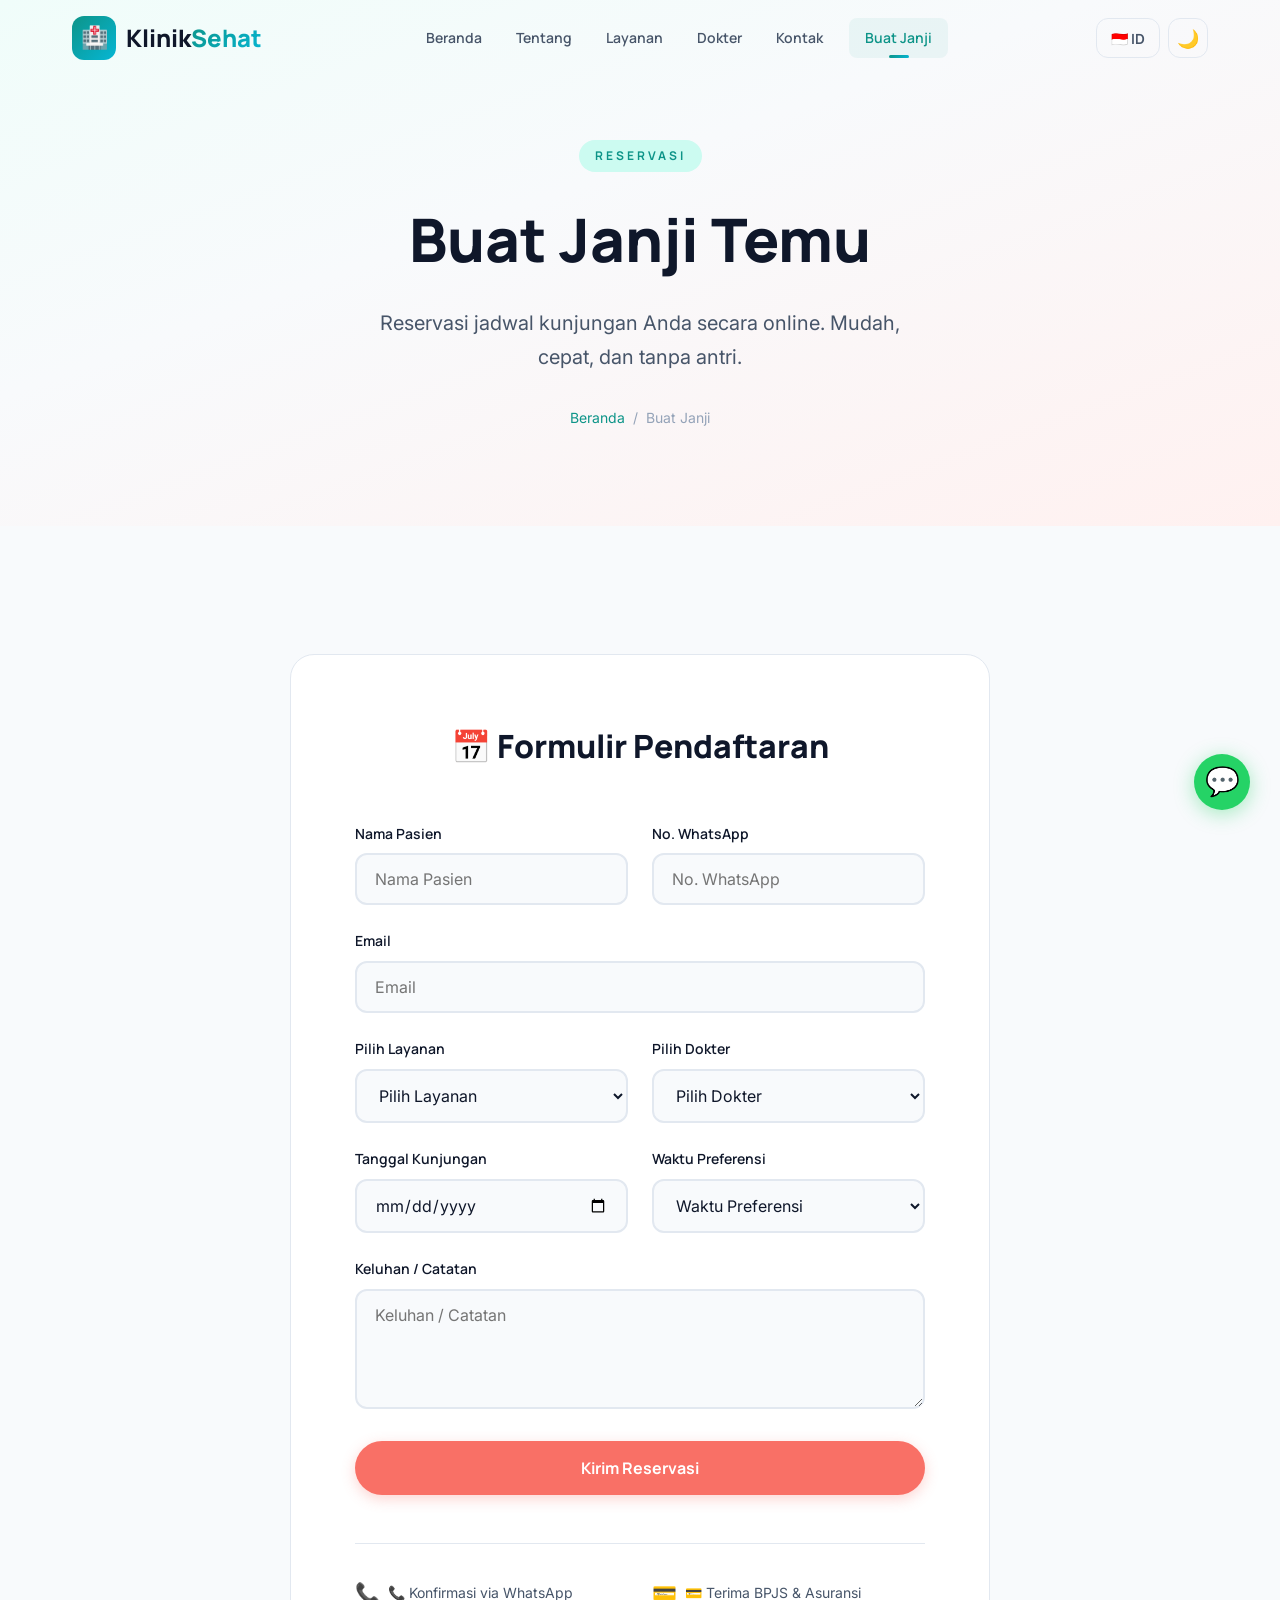
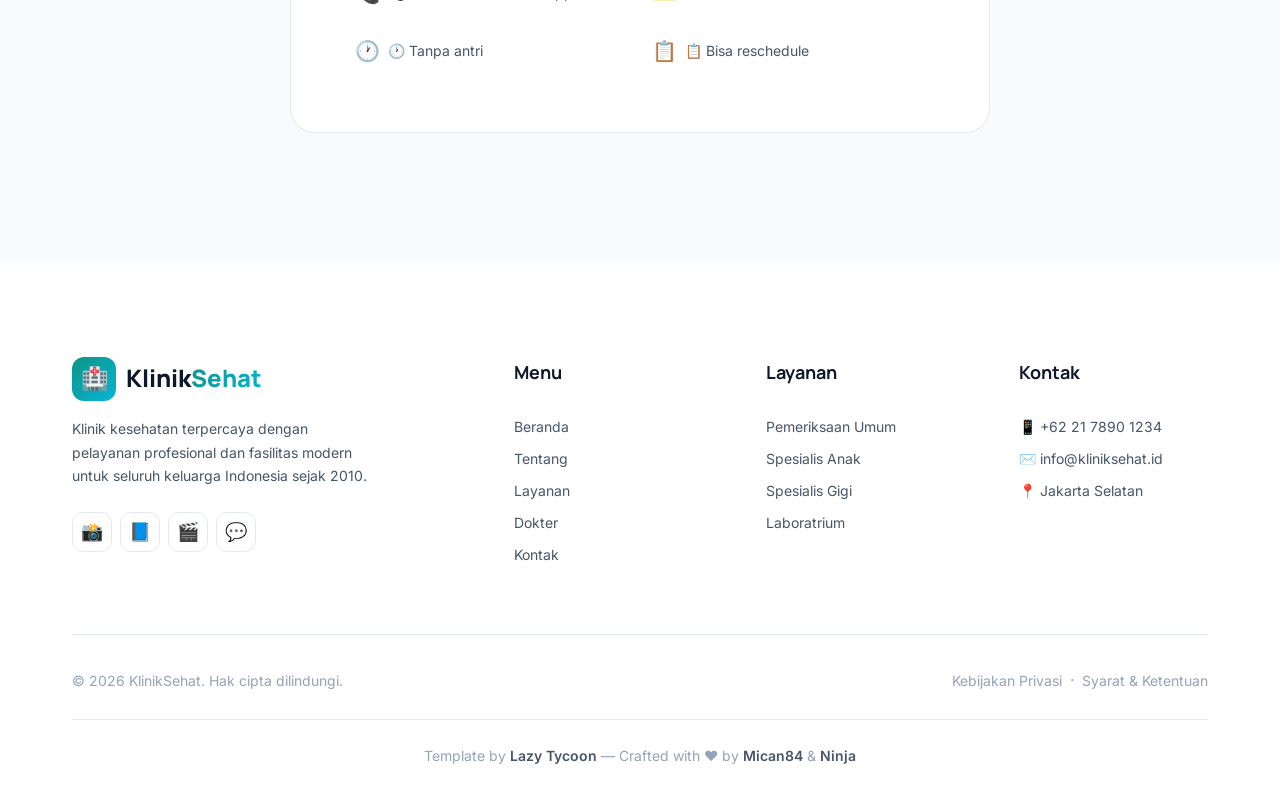
<file: appointment.html>
<!DOCTYPE html>
<html lang="id" data-theme="light">

<head>
    <meta charset="UTF-8">
    <meta name="viewport" content="width=device-width, initial-scale=1.0">
    <meta name="description"
        content="Buat janji temu online di KlinikSehat — Pilih layanan, dokter, dan jadwal kunjungan Anda. Mudah, cepat, tanpa antri.">
    <meta name="author" content="Lazy Tycoon — Mican84 & Ninja">
    <title>Buat Janji — KlinikSehat</title>
    <link rel="preconnect" href="https://fonts.googleapis.com">
    <link rel="preconnect" href="https://fonts.gstatic.com" crossorigin>
    <link rel="stylesheet" href="css/style.css">
    <link rel="stylesheet" href="css/animations.css">
    <link rel="icon"
        href="data:image/svg+xml,<svg xmlns='http://www.w3.org/2000/svg' viewBox='0 0 100 100'><rect rx='20' width='100' height='100' fill='%230D9488'/><text x='50' y='70' font-size='55' text-anchor='middle' fill='white'>🏥</text></svg>">
</head>

<body>

    <!-- NAVBAR -->
    <nav class="navbar" id="navbar">
        <div class="container">
            <a href="index.html" class="nav-logo">
                <div class="logo-icon">🏥</div><span>Klinik<span class="gradient-text">Sehat</span></span>
            </a>
            <div class="nav-links">
                <a href="index.html" data-lang-key="nav_home">Beranda</a>
                <a href="about.html" data-lang-key="nav_about">Tentang</a>
                <a href="services.html" data-lang-key="nav_services">Layanan</a>
                <a href="doctors.html" data-lang-key="nav_doctors">Dokter</a>
                <a href="contact.html" data-lang-key="nav_contact">Kontak</a>
                <a href="appointment.html" class="nav-cta active" data-lang-key="nav_appointment">Buat Janji</a>
            </div>
            <div class="nav-actions">
                <button class="nav-toggle-btn lang-toggle" id="lang-toggle" aria-label="Toggle Language"><span
                        class="lang-label">🇮🇩 ID</span></button>
                <button class="nav-toggle-btn" id="theme-toggle" aria-label="Toggle Theme"><span
                        class="theme-icon">🌙</span></button>
                <div class="hamburger" id="hamburger"><span></span><span></span><span></span></div>
            </div>
        </div>
    </nav>
    <div class="mobile-menu" id="mobile-menu">
        <a href="index.html" data-lang-key="nav_home">Beranda</a>
        <a href="about.html" data-lang-key="nav_about">Tentang</a>
        <a href="services.html" data-lang-key="nav_services">Layanan</a>
        <a href="doctors.html" data-lang-key="nav_doctors">Dokter</a>
        <a href="contact.html" data-lang-key="nav_contact">Kontak</a>
        <a href="appointment.html" class="btn btn-coral active" data-lang-key="nav_appointment">Buat Janji</a>
    </div>

    <!-- PAGE HEADER -->
    <section class="page-header">
        <div class="container">
            <span class="section-label" data-lang-key="appt_label">Reservasi</span>
            <h1 class="page-header-title" data-lang-key="appt_title">Buat Janji Temu</h1>
            <p class="page-header-subtitle" data-lang-key="appt_subtitle">Reservasi jadwal kunjungan Anda secara online.
                Mudah, cepat, dan tanpa antri.</p>
            <div class="breadcrumb">
                <a href="index.html" data-lang-key="nav_home">Beranda</a><span>/</span><span
                    data-lang-key="nav_appointment">Buat Janji</span>
            </div>
        </div>
    </section>

    <!-- APPOINTMENT FORM -->
    <section class="section">
        <div class="container">
            <div class="appointment-form-wrapper reveal">
                <div class="appointment-card">
                    <h2 data-lang-key="appt_form_title">📅 Formulir Pendaftaran</h2>
                    <form id="appointment-form">
                        <div class="form-row">
                            <div class="form-group">
                                <label data-lang-key="appt_name">Nama Pasien</label>
                                <input type="text" name="patient-name" class="form-control" data-lang-key="appt_name"
                                    placeholder="Nama Pasien" required>
                            </div>
                            <div class="form-group">
                                <label data-lang-key="appt_phone">No. WhatsApp</label>
                                <input type="tel" name="patient-phone" class="form-control" data-lang-key="appt_phone"
                                    placeholder="No. WhatsApp" required>
                            </div>
                        </div>
                        <div class="form-group">
                            <label data-lang-key="appt_email">Email</label>
                            <input type="email" name="patient-email" class="form-control" data-lang-key="appt_email"
                                placeholder="Email">
                        </div>
                        <div class="form-row">
                            <div class="form-group">
                                <label data-lang-key="appt_service">Pilih Layanan</label>
                                <select name="service" class="form-control" required>
                                    <option value="" data-lang-key="appt_service">-- Pilih Layanan --</option>
                                    <option value="Pemeriksaan Umum" data-lang-key="appt_service_opt_1">Pemeriksaan Umum
                                    </option>
                                    <option value="Sp. Penyakit Dalam" data-lang-key="appt_service_opt_2">Spesialis
                                        Penyakit Dalam</option>
                                    <option value="Sp. Anak" data-lang-key="appt_service_opt_3">Spesialis Anak</option>
                                    <option value="Dokter Gigi" data-lang-key="appt_service_opt_4">Dokter Gigi</option>
                                    <option value="Sp. Mata" data-lang-key="appt_service_opt_5">Spesialis Mata</option>
                                    <option value="Laboratorium" data-lang-key="appt_service_opt_6">Laboratorium
                                    </option>
                                    <option value="USG & Radiologi" data-lang-key="appt_service_opt_7">USG & Radiologi
                                    </option>
                                    <option value="Fisioterapi" data-lang-key="appt_service_opt_8">Fisioterapi</option>
                                </select>
                            </div>
                            <div class="form-group">
                                <label data-lang-key="appt_doctor">Pilih Dokter</label>
                                <select name="doctor" class="form-control">
                                    <option value="" data-lang-key="appt_doctor">-- Pilih Dokter --</option>
                                    <option value="dr. Anita Sari, Sp.PD" data-lang-key="appt_doctor_opt_1">dr. Anita
                                        Sari, Sp.PD</option>
                                    <option value="drg. Budi Hartono" data-lang-key="appt_doctor_opt_2">drg. Budi
                                        Hartono</option>
                                    <option value="dr. Citra Melani, Sp.A" data-lang-key="appt_doctor_opt_3">dr. Citra
                                        Melani, Sp.A</option>
                                    <option value="dr. Reza Adriansyah, Sp.M" data-lang-key="appt_doctor_opt_4">dr. Reza
                                        Adriansyah, Sp.M</option>
                                    <option value="Dokter Umum" data-lang-key="appt_doctor_opt_5">Dokter Umum Yang
                                        Bertugas</option>
                                </select>
                            </div>
                        </div>
                        <div class="form-row">
                            <div class="form-group">
                                <label data-lang-key="appt_date">Tanggal Kunjungan</label>
                                <input type="date" name="visit-date" class="form-control" required>
                            </div>
                            <div class="form-group">
                                <label data-lang-key="appt_time">Waktu Preferensi</label>
                                <select name="visit-time" class="form-control">
                                    <option value="" data-lang-key="appt_time">-- Pilih Waktu --</option>
                                    <option value="Pagi (08:00-12:00)" data-lang-key="appt_time_opt_1">Pagi
                                        (08:00-12:00)</option>
                                    <option value="Siang (12:00-15:00)" data-lang-key="appt_time_opt_2">Siang
                                        (12:00-15:00)</option>
                                    <option value="Sore (15:00-18:00)" data-lang-key="appt_time_opt_3">Sore
                                        (15:00-18:00)</option>
                                </select>
                            </div>
                        </div>
                        <div class="form-group">
                            <label data-lang-key="appt_notes">Keluhan / Catatan</label>
                            <textarea name="notes" class="form-control" data-lang-key="appt_notes"
                                placeholder="Keluhan / Catatan"></textarea>
                        </div>
                        <button type="submit" class="btn btn-coral btn-lg" style="width:100%;"
                            data-lang-key="appt_submit">Kirim Reservasi</button>

                        <!-- Info badges -->
                        <div class="appointment-info">
                            <div class="appointment-info-item">
                                <span>📞</span>
                                <span data-lang-key="appt_info_1">Konfirmasi via WhatsApp</span>
                            </div>
                            <div class="appointment-info-item">
                                <span>💳</span>
                                <span data-lang-key="appt_info_2">Terima BPJS & Asuransi</span>
                            </div>
                            <div class="appointment-info-item">
                                <span>🕐</span>
                                <span data-lang-key="appt_info_3">Tanpa antri</span>
                            </div>
                            <div class="appointment-info-item">
                                <span>📋</span>
                                <span data-lang-key="appt_info_4">Bisa reschedule</span>
                            </div>
                        </div>
                    </form>
                </div>
            </div>
        </div>
    </section>

    <!-- FOOTER -->
    <footer class="footer">
        <div class="container">
            <div class="footer-grid">
                <div class="footer-brand">
                    <a href="index.html" class="nav-logo">
                        <div class="logo-icon">🏥</div><span>Klinik<span class="gradient-text">Sehat</span></span>
                    </a>
                    <p data-lang-key="footer_brand_desc">Klinik kesehatan terpercaya dengan pelayanan profesional dan
                        fasilitas modern untuk seluruh keluarga Indonesia sejak 2010.</p>
                    <div class="footer-social"><a href="#">📸</a><a href="#">📘</a><a href="#">🎬</a><a href="#">💬</a>
                    </div>
                </div>
                <div class="footer-column">
                    <h4 data-lang-key="footer_links">Menu</h4><a href="index.html"
                        data-lang-key="nav_home">Beranda</a><a href="about.html" data-lang-key="nav_about">Tentang</a><a
                        href="services.html" data-lang-key="nav_services">Layanan</a><a href="doctors.html"
                        data-lang-key="nav_doctors">Dokter</a><a href="contact.html"
                        data-lang-key="nav_contact">Kontak</a>
                </div>
                <div class="footer-column">
                    <h4 data-lang-key="footer_services">Layanan</h4><a href="services.html"
                        data-lang-key="service_1_title">Pemeriksaan Umum</a><a href="services.html"
                        data-lang-key="service_2_title">Spesialis Anak</a><a href="services.html"
                        data-lang-key="service_3_title">Spesialis Gigi</a><a href="services.html"
                        data-lang-key="service_4_title">Laboratorium</a>
                </div>
                <div class="footer-column">
                    <h4 data-lang-key="footer_contact">Kontak</h4><a href="tel:+622178901234">📱 +62 21 7890 1234</a><a
                        href="mailto:info@kliniksehat.id">✉️ info@kliniksehat.id</a><a href="contact.html">📍 Jakarta
                        Selatan</a>
                </div>
            </div>
            <div class="footer-bottom">
                <p data-lang-key="footer_copyright">© 2026 KlinikSehat. Hak cipta dilindungi.</p>
                <div><a href="#" data-lang-key="footer_privacy"
                        style="color:var(--color-text-tertiary);font-size:var(--fs-sm);">Kebijakan Privasi</a><span
                        style="color:var(--color-text-tertiary);margin:0 8px;">·</span><a href="#"
                        data-lang-key="footer_terms"
                        style="color:var(--color-text-tertiary);font-size:var(--fs-sm);">Syarat & Ketentuan</a></div>
            </div>
            <div class="footer-credit">
                <p>Template by <strong>Lazy Tycoon</strong> — Crafted with ❤️ by <strong>Mican84</strong> &
                    <strong>Ninja</strong></p>
            </div>
        </div>
    </footer>

    <a href="https://wa.me/6282112345678" class="wa-float" target="_blank" aria-label="Chat WhatsApp">💬</a>
    <button class="back-to-top" id="back-to-top" aria-label="Back to top">↑</button>
    <script src="js/lang.js"></script>
    <script src="js/main.js"></script>
</body>

</html>
</file>
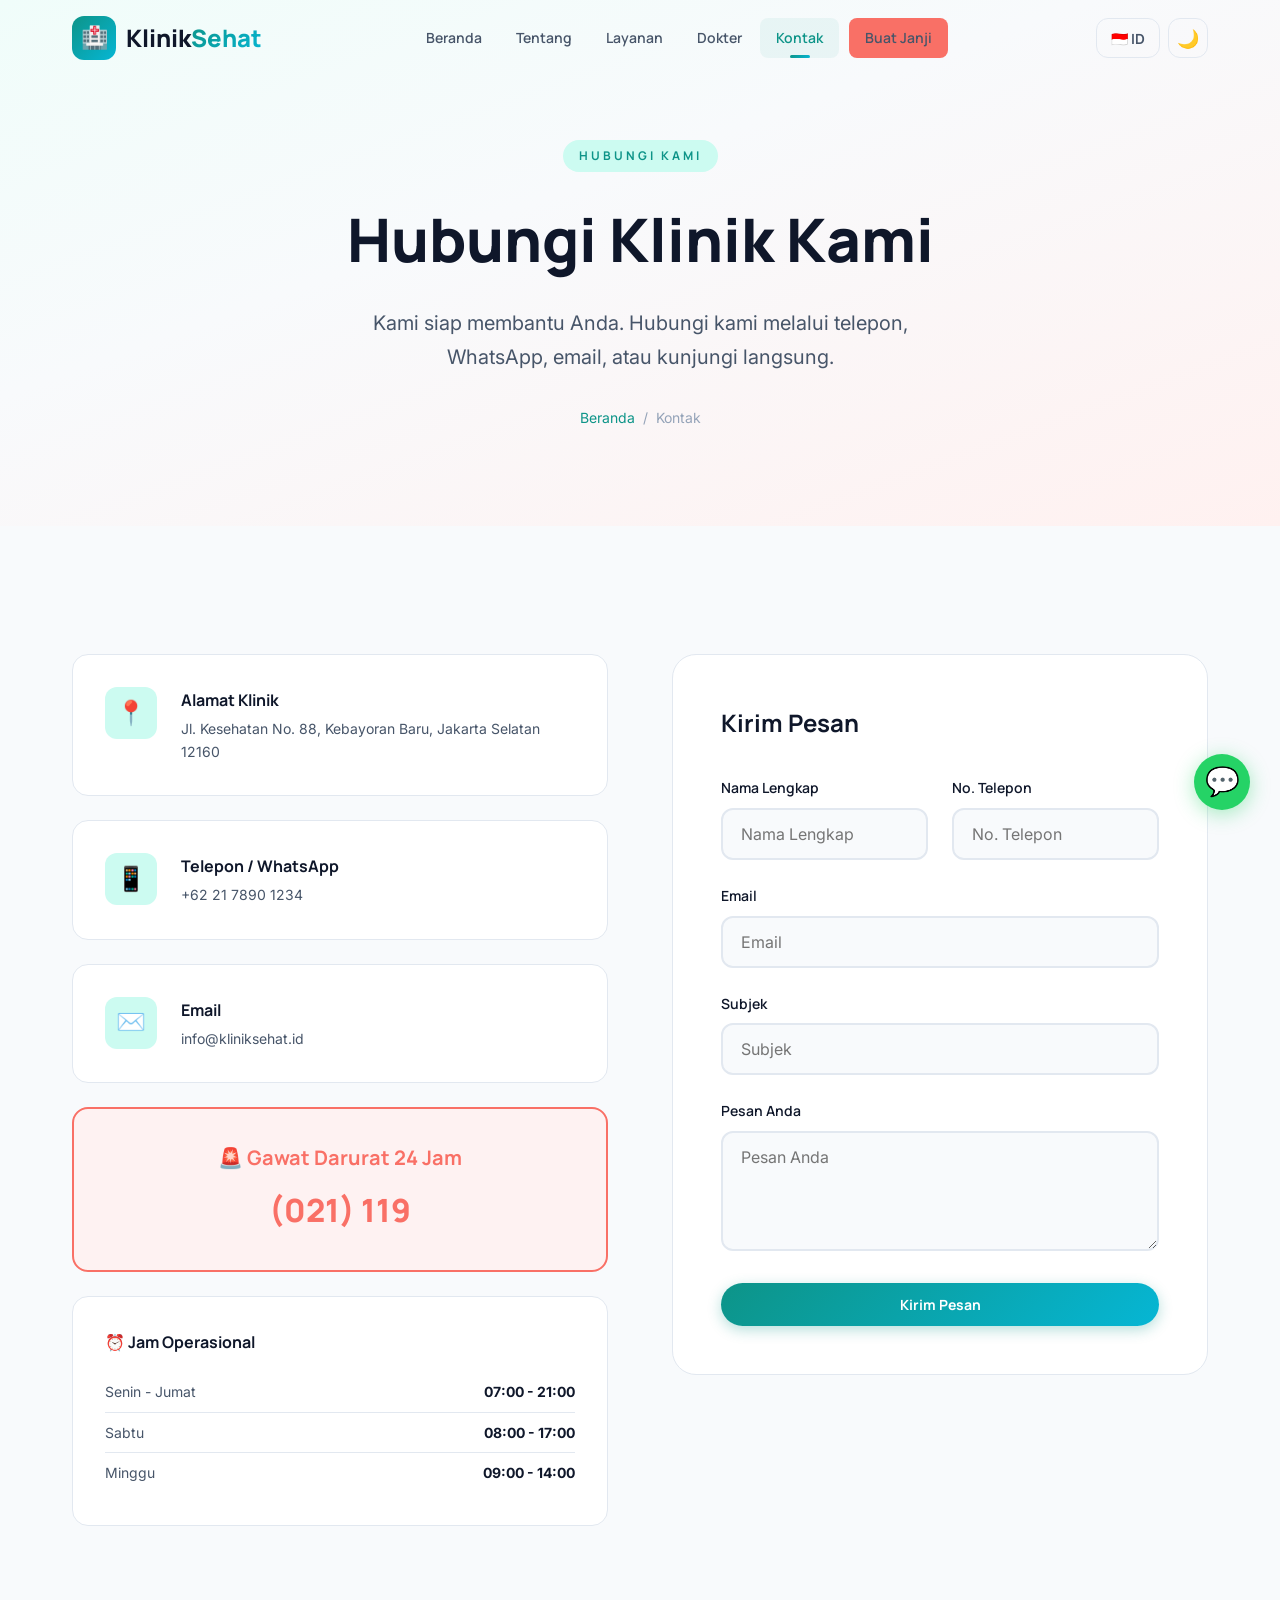
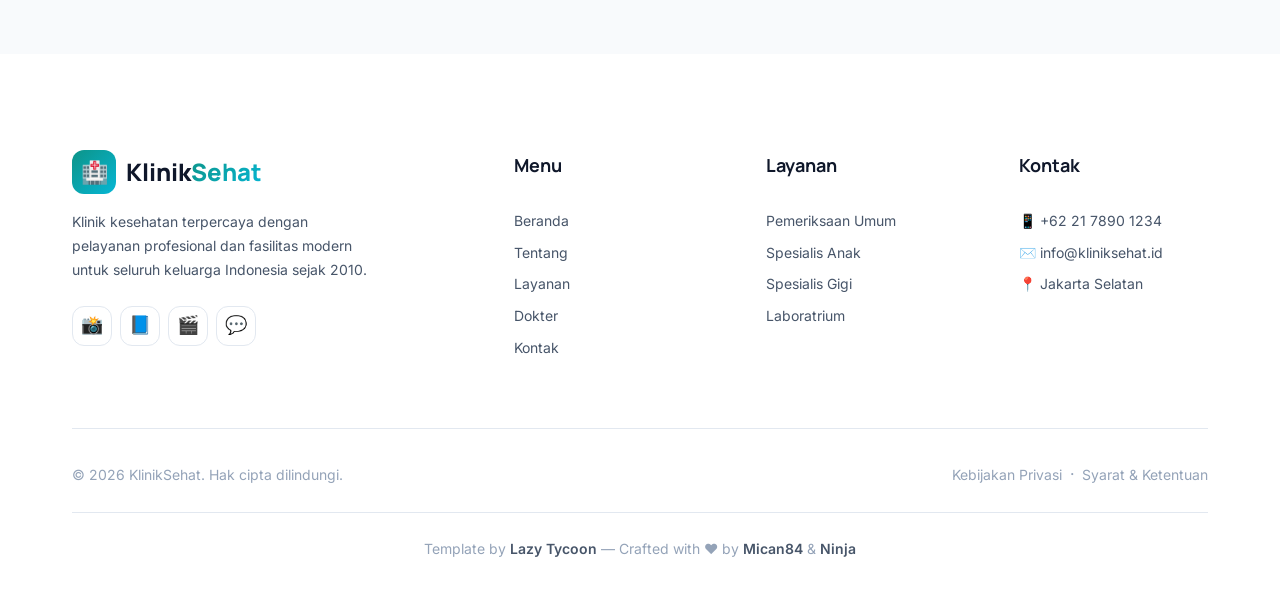
<file: contact.html>
<!DOCTYPE html>
<html lang="id" data-theme="light">

<head>
    <meta charset="UTF-8">
    <meta name="viewport" content="width=device-width, initial-scale=1.0">
    <meta name="description"
        content="Hubungi KlinikSehat — Alamat, telepon, WhatsApp, email, jam operasional, dan gawat darurat 24 jam.">
    <meta name="author" content="Lazy Tycoon — Mican84 & Ninja">
    <title>Kontak — KlinikSehat</title>
    <link rel="preconnect" href="https://fonts.googleapis.com">
    <link rel="preconnect" href="https://fonts.gstatic.com" crossorigin>
    <link rel="stylesheet" href="css/style.css">
    <link rel="stylesheet" href="css/animations.css">
    <link rel="icon"
        href="data:image/svg+xml,<svg xmlns='http://www.w3.org/2000/svg' viewBox='0 0 100 100'><rect rx='20' width='100' height='100' fill='%230D9488'/><text x='50' y='70' font-size='55' text-anchor='middle' fill='white'>🏥</text></svg>">
</head>

<body>

    <!-- NAVBAR -->
    <nav class="navbar" id="navbar">
        <div class="container">
            <a href="index.html" class="nav-logo">
                <div class="logo-icon">🏥</div><span>Klinik<span class="gradient-text">Sehat</span></span>
            </a>
            <div class="nav-links">
                <a href="index.html" data-lang-key="nav_home">Beranda</a>
                <a href="about.html" data-lang-key="nav_about">Tentang</a>
                <a href="services.html" data-lang-key="nav_services">Layanan</a>
                <a href="doctors.html" data-lang-key="nav_doctors">Dokter</a>
                <a href="contact.html" class="active" data-lang-key="nav_contact">Kontak</a>
                <a href="appointment.html" class="nav-cta" data-lang-key="nav_appointment">Buat Janji</a>
            </div>
            <div class="nav-actions">
                <button class="nav-toggle-btn lang-toggle" id="lang-toggle" aria-label="Toggle Language"><span
                        class="lang-label">🇮🇩 ID</span></button>
                <button class="nav-toggle-btn" id="theme-toggle" aria-label="Toggle Theme"><span
                        class="theme-icon">🌙</span></button>
                <div class="hamburger" id="hamburger"><span></span><span></span><span></span></div>
            </div>
        </div>
    </nav>
    <div class="mobile-menu" id="mobile-menu">
        <a href="index.html" data-lang-key="nav_home">Beranda</a>
        <a href="about.html" data-lang-key="nav_about">Tentang</a>
        <a href="services.html" data-lang-key="nav_services">Layanan</a>
        <a href="doctors.html" data-lang-key="nav_doctors">Dokter</a>
        <a href="contact.html" class="active" data-lang-key="nav_contact">Kontak</a>
        <a href="appointment.html" class="btn btn-coral" data-lang-key="nav_appointment">Buat Janji</a>
    </div>

    <!-- PAGE HEADER -->
    <section class="page-header">
        <div class="container">
            <span class="section-label" data-lang-key="contact_label">Hubungi Kami</span>
            <h1 class="page-header-title" data-lang-key="contact_title">Hubungi Klinik Kami</h1>
            <p class="page-header-subtitle" data-lang-key="contact_subtitle">Kami siap membantu Anda. Hubungi kami
                melalui telepon, WhatsApp, email, atau kunjungi langsung.</p>
            <div class="breadcrumb">
                <a href="index.html" data-lang-key="nav_home">Beranda</a><span>/</span><span
                    data-lang-key="nav_contact">Kontak</span>
            </div>
        </div>
    </section>

    <!-- CONTACT CONTENT -->
    <section class="section">
        <div class="container">
            <div class="contact-grid">
                <!-- Left: Info Cards -->
                <div class="reveal-left">
                    <div class="contact-cards">
                        <div class="contact-card">
                            <div class="contact-icon">📍</div>
                            <div>
                                <h4 data-lang-key="contact_address_title">Alamat Klinik</h4>
                                <p data-lang-key="contact_address">Jl. Kesehatan No. 88, Kebayoran Baru, Jakarta Selatan
                                    12160</p>
                            </div>
                        </div>
                        <div class="contact-card">
                            <div class="contact-icon">📱</div>
                            <div>
                                <h4 data-lang-key="contact_phone_title">Telepon / WhatsApp</h4>
                                <p data-lang-key="contact_phone">+62 21 7890 1234</p>
                            </div>
                        </div>
                        <div class="contact-card">
                            <div class="contact-icon">✉️</div>
                            <div>
                                <h4 data-lang-key="contact_email_title">Email</h4>
                                <p data-lang-key="contact_email">info@kliniksehat.id</p>
                            </div>
                        </div>
                    </div>

                    <!-- Emergency -->
                    <div class="emergency-card pulse-animation">
                        <h4 data-lang-key="contact_emergency">🚨 Gawat Darurat 24 Jam</h4>
                        <p data-lang-key="contact_emergency_number">(021) 119</p>
                    </div>

                    <!-- Hours -->
                    <div class="hours-card">
                        <h4 data-lang-key="contact_hours_title">⏰ Jam Operasional</h4>
                        <ul class="hours-list">
                            <li>
                                <span data-lang-key="contact_hours_weekday">Senin - Jumat</span>
                                <strong data-lang-key="contact_hours_weekday_time">07:00 - 21:00</strong>
                            </li>
                            <li>
                                <span data-lang-key="contact_hours_saturday">Sabtu</span>
                                <strong data-lang-key="contact_hours_saturday_time">08:00 - 17:00</strong>
                            </li>
                            <li>
                                <span data-lang-key="contact_hours_sunday">Minggu</span>
                                <strong data-lang-key="contact_hours_sunday_time">09:00 - 14:00</strong>
                            </li>
                        </ul>
                    </div>
                </div>

                <!-- Right: Form -->
                <div class="reveal-right">
                    <div class="contact-form-card">
                        <h3 data-lang-key="contact_form_title">📩 Kirim Pesan</h3>
                        <form id="contact-form">
                            <div class="form-row">
                                <div class="form-group">
                                    <label data-lang-key="contact_form_name">Nama Lengkap</label>
                                    <input type="text" name="fullname" class="form-control"
                                        data-lang-key="contact_form_name" placeholder="Nama Lengkap" required>
                                </div>
                                <div class="form-group">
                                    <label data-lang-key="contact_form_phone">No. Telepon</label>
                                    <input type="tel" name="phone" class="form-control"
                                        data-lang-key="contact_form_phone" placeholder="No. Telepon" required>
                                </div>
                            </div>
                            <div class="form-group">
                                <label data-lang-key="contact_form_email_field">Email</label>
                                <input type="email" name="email" class="form-control"
                                    data-lang-key="contact_form_email_field" placeholder="Email" required>
                            </div>
                            <div class="form-group">
                                <label data-lang-key="contact_form_subject">Subjek</label>
                                <input type="text" name="subject" class="form-control"
                                    data-lang-key="contact_form_subject" placeholder="Subjek">
                            </div>
                            <div class="form-group">
                                <label data-lang-key="contact_form_message">Pesan Anda</label>
                                <textarea name="message" class="form-control" data-lang-key="contact_form_message"
                                    placeholder="Pesan Anda" required></textarea>
                            </div>
                            <button type="submit" class="btn btn-primary" style="width:100%;"
                                data-lang-key="contact_form_submit">Kirim Pesan</button>
                        </form>
                    </div>
                </div>
            </div>
        </div>
    </section>

    <!-- FOOTER -->
    <footer class="footer">
        <div class="container">
            <div class="footer-grid">
                <div class="footer-brand">
                    <a href="index.html" class="nav-logo">
                        <div class="logo-icon">🏥</div><span>Klinik<span class="gradient-text">Sehat</span></span>
                    </a>
                    <p data-lang-key="footer_brand_desc">Klinik kesehatan terpercaya dengan pelayanan profesional dan
                        fasilitas modern untuk seluruh keluarga Indonesia sejak 2010.</p>
                    <div class="footer-social"><a href="#">📸</a><a href="#">📘</a><a href="#">🎬</a><a href="#">💬</a>
                    </div>
                </div>
                <div class="footer-column">
                    <h4 data-lang-key="footer_links">Menu</h4><a href="index.html"
                        data-lang-key="nav_home">Beranda</a><a href="about.html" data-lang-key="nav_about">Tentang</a><a
                        href="services.html" data-lang-key="nav_services">Layanan</a><a href="doctors.html"
                        data-lang-key="nav_doctors">Dokter</a><a href="contact.html"
                        data-lang-key="nav_contact">Kontak</a>
                </div>
                <div class="footer-column">
                    <h4 data-lang-key="footer_services">Layanan</h4><a href="services.html"
                        data-lang-key="service_1_title">Pemeriksaan Umum</a><a href="services.html"
                        data-lang-key="service_2_title">Spesialis Anak</a><a href="services.html"
                        data-lang-key="service_3_title">Spesialis Gigi</a><a href="services.html"
                        data-lang-key="service_4_title">Laboratorium</a>
                </div>
                <div class="footer-column">
                    <h4 data-lang-key="footer_contact">Kontak</h4><a href="tel:+622178901234">📱 +62 21 7890 1234</a><a
                        href="mailto:info@kliniksehat.id">✉️ info@kliniksehat.id</a><a href="contact.html">📍 Jakarta
                        Selatan</a>
                </div>
            </div>
            <div class="footer-bottom">
                <p data-lang-key="footer_copyright">© 2026 KlinikSehat. Hak cipta dilindungi.</p>
                <div><a href="#" data-lang-key="footer_privacy"
                        style="color:var(--color-text-tertiary);font-size:var(--fs-sm);">Kebijakan Privasi</a><span
                        style="color:var(--color-text-tertiary);margin:0 8px;">·</span><a href="#"
                        data-lang-key="footer_terms"
                        style="color:var(--color-text-tertiary);font-size:var(--fs-sm);">Syarat & Ketentuan</a></div>
            </div>
            <div class="footer-credit">
                <p>Template by <strong>Lazy Tycoon</strong> — Crafted with ❤️ by <strong>Mican84</strong> &
                    <strong>Ninja</strong></p>
            </div>
        </div>
    </footer>

    <a href="https://wa.me/6282112345678" class="wa-float" target="_blank" aria-label="Chat WhatsApp">💬</a>
    <button class="back-to-top" id="back-to-top" aria-label="Back to top">↑</button>
    <script src="js/lang.js"></script>
    <script src="js/main.js"></script>
</body>

</html>
</file>
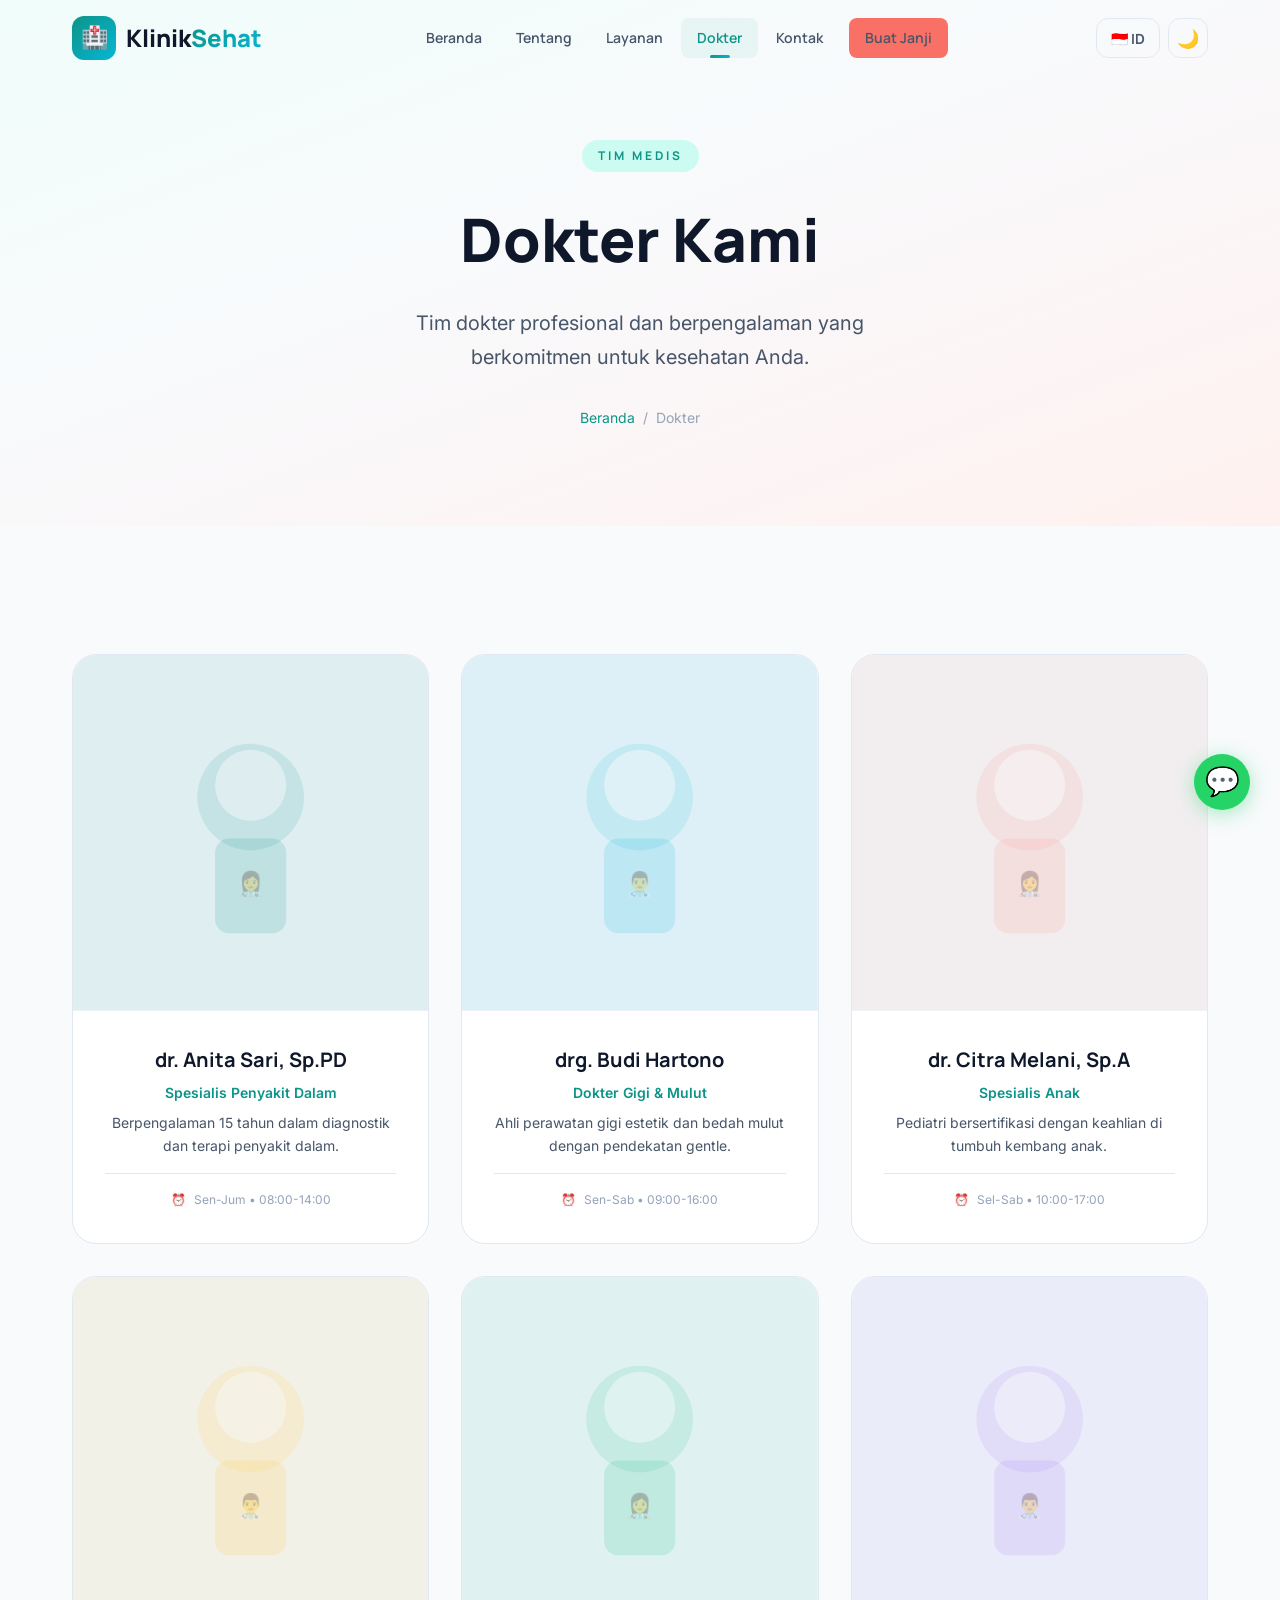
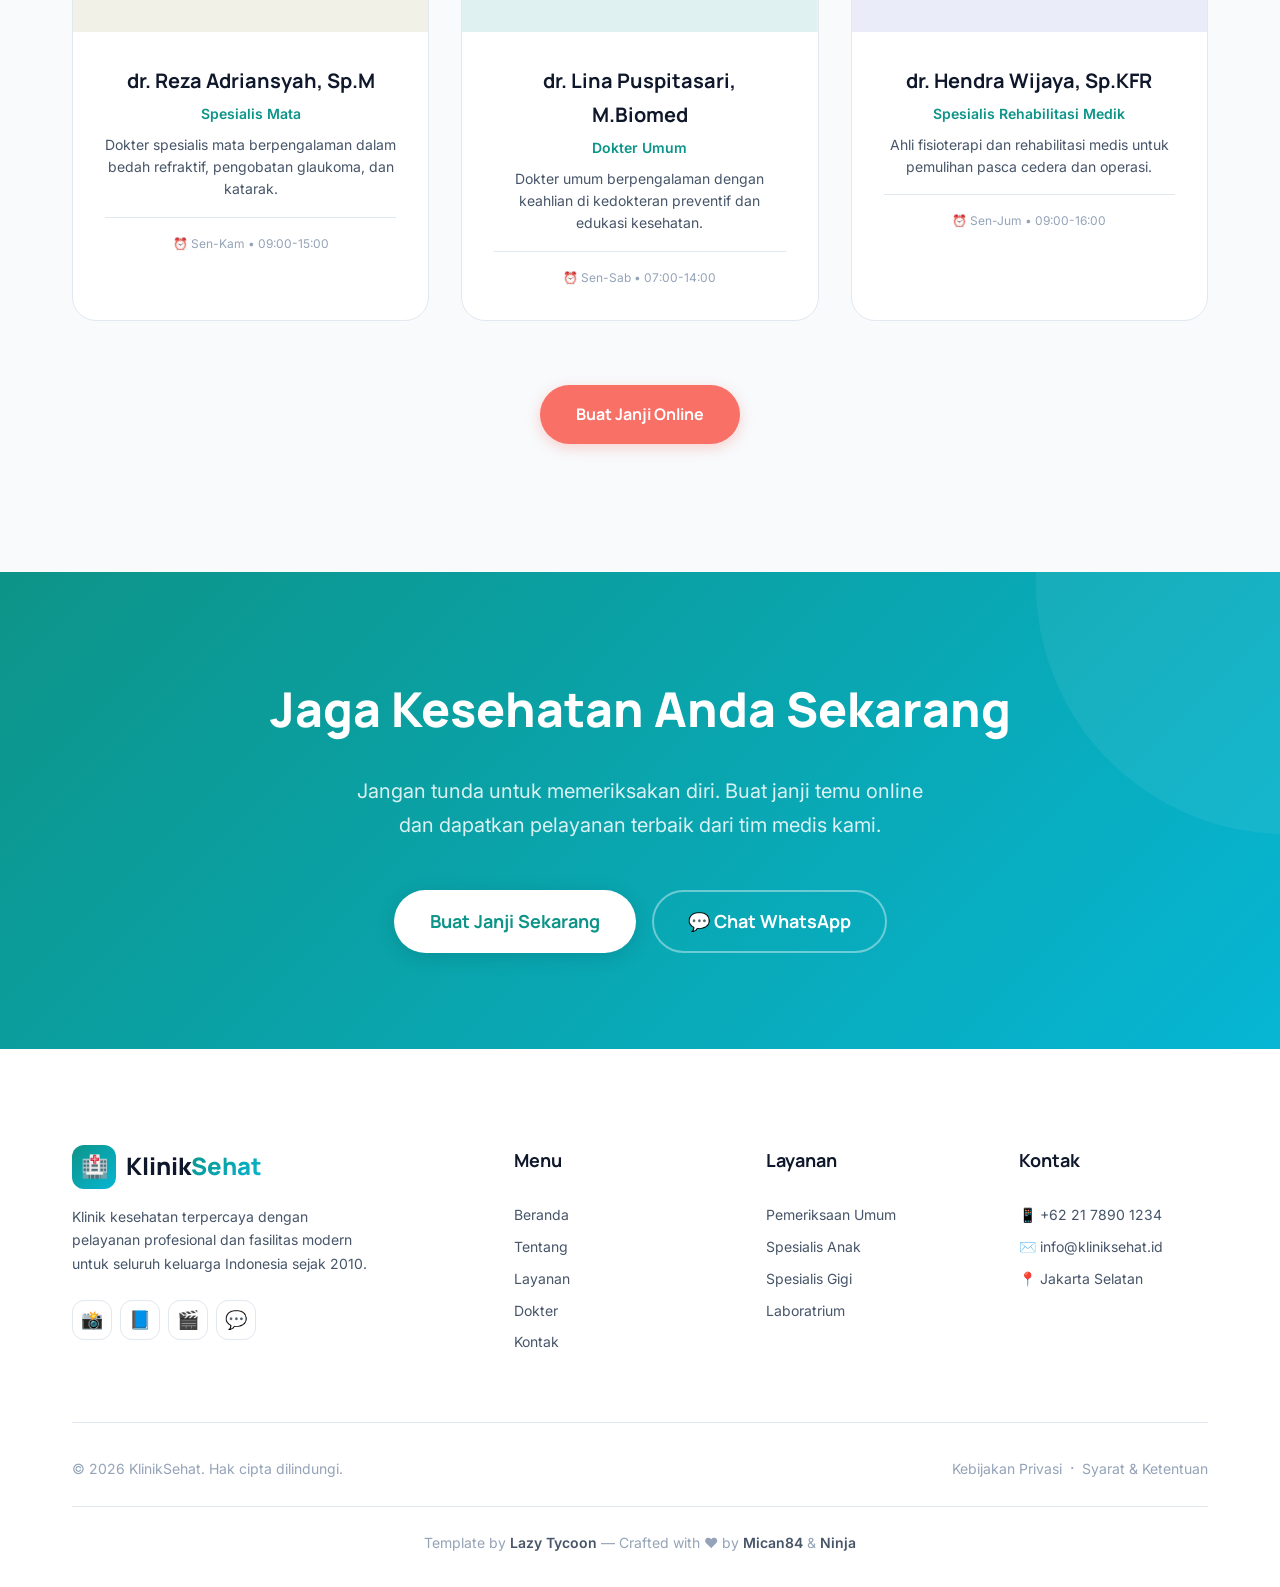
<file: doctors.html>
<!DOCTYPE html>
<html lang="id" data-theme="light">

<head>
    <meta charset="UTF-8">
    <meta name="viewport" content="width=device-width, initial-scale=1.0">
    <meta name="description"
        content="Tim dokter profesional dan berpengalaman di KlinikSehat. Spesialis penyakit dalam, anak, gigi, mata, dan lainnya.">
    <meta name="author" content="Lazy Tycoon — Mican84 & Ninja">
    <title>Dokter Kami — KlinikSehat</title>
    <link rel="preconnect" href="https://fonts.googleapis.com">
    <link rel="preconnect" href="https://fonts.gstatic.com" crossorigin>
    <link rel="stylesheet" href="css/style.css">
    <link rel="stylesheet" href="css/animations.css">
    <link rel="icon"
        href="data:image/svg+xml,<svg xmlns='http://www.w3.org/2000/svg' viewBox='0 0 100 100'><rect rx='20' width='100' height='100' fill='%230D9488'/><text x='50' y='70' font-size='55' text-anchor='middle' fill='white'>🏥</text></svg>">
</head>

<body>

    <!-- NAVBAR -->
    <nav class="navbar" id="navbar">
        <div class="container">
            <a href="index.html" class="nav-logo">
                <div class="logo-icon">🏥</div><span>Klinik<span class="gradient-text">Sehat</span></span>
            </a>
            <div class="nav-links">
                <a href="index.html" data-lang-key="nav_home">Beranda</a>
                <a href="about.html" data-lang-key="nav_about">Tentang</a>
                <a href="services.html" data-lang-key="nav_services">Layanan</a>
                <a href="doctors.html" class="active" data-lang-key="nav_doctors">Dokter</a>
                <a href="contact.html" data-lang-key="nav_contact">Kontak</a>
                <a href="appointment.html" class="nav-cta" data-lang-key="nav_appointment">Buat Janji</a>
            </div>
            <div class="nav-actions">
                <button class="nav-toggle-btn lang-toggle" id="lang-toggle" aria-label="Toggle Language"><span
                        class="lang-label">🇮🇩 ID</span></button>
                <button class="nav-toggle-btn" id="theme-toggle" aria-label="Toggle Theme"><span
                        class="theme-icon">🌙</span></button>
                <div class="hamburger" id="hamburger"><span></span><span></span><span></span></div>
            </div>
        </div>
    </nav>
    <div class="mobile-menu" id="mobile-menu">
        <a href="index.html" data-lang-key="nav_home">Beranda</a>
        <a href="about.html" data-lang-key="nav_about">Tentang</a>
        <a href="services.html" data-lang-key="nav_services">Layanan</a>
        <a href="doctors.html" class="active" data-lang-key="nav_doctors">Dokter</a>
        <a href="contact.html" data-lang-key="nav_contact">Kontak</a>
        <a href="appointment.html" class="btn btn-coral" data-lang-key="nav_appointment">Buat Janji</a>
    </div>

    <!-- PAGE HEADER -->
    <section class="page-header">
        <div class="container">
            <span class="section-label" data-lang-key="doctors_page_label">Tim Medis</span>
            <h1 class="page-header-title" data-lang-key="doctors_page_title">Dokter Kami</h1>
            <p class="page-header-subtitle" data-lang-key="doctors_page_subtitle">Tim dokter profesional dan
                berpengalaman yang berkomitmen untuk kesehatan Anda.</p>
            <div class="breadcrumb">
                <a href="index.html" data-lang-key="nav_home">Beranda</a><span>/</span><span
                    data-lang-key="nav_doctors">Dokter</span>
            </div>
        </div>
    </section>

    <!-- DOCTORS GRID -->
    <section class="section">
        <div class="container">
            <div class="doctors-grid">
                <!-- Doctor 1 -->
                <div class="doctor-card reveal stagger-1">
                    <div class="doctor-photo">
                        <svg viewBox="0 0 300 300" xmlns="http://www.w3.org/2000/svg">
                            <rect width="300" height="300" fill="#0D9488" opacity="0.08" />
                            <circle cx="150" cy="120" r="45" fill="#0D9488" opacity="0.12" />
                            <circle cx="150" cy="110" r="30" fill="#F8FAFC" opacity="0.5" />
                            <rect x="120" y="155" width="60" height="80" rx="12" fill="#0D9488" opacity="0.15" />
                            <text x="150" y="200" fill="#0D9488" font-size="20" text-anchor="middle"
                                opacity="0.3">👩‍⚕️</text>
                        </svg>
                    </div>
                    <div class="doctor-info">
                        <h3 data-lang-key="doctor_1_name">dr. Anita Sari, Sp.PD</h3>
                        <p class="doctor-specialty" data-lang-key="doctor_1_spec">Spesialis Penyakit Dalam</p>
                        <p class="doctor-bio" data-lang-key="doctor_1_bio">Berpengalaman 15 tahun dalam diagnostik dan
                            terapi penyakit dalam.</p>
                        <div class="doctor-schedule">⏰ <span data-lang-key="doctor_1_sched">Sen-Jum • 08:00-14:00</span>
                        </div>
                    </div>
                </div>
                <!-- Doctor 2 -->
                <div class="doctor-card reveal stagger-2">
                    <div class="doctor-photo">
                        <svg viewBox="0 0 300 300" xmlns="http://www.w3.org/2000/svg">
                            <rect width="300" height="300" fill="#06B6D4" opacity="0.08" />
                            <circle cx="150" cy="120" r="45" fill="#06B6D4" opacity="0.12" />
                            <circle cx="150" cy="110" r="30" fill="#F8FAFC" opacity="0.5" />
                            <rect x="120" y="155" width="60" height="80" rx="12" fill="#06B6D4" opacity="0.15" />
                            <text x="150" y="200" fill="#06B6D4" font-size="20" text-anchor="middle"
                                opacity="0.3">👨‍⚕️</text>
                        </svg>
                    </div>
                    <div class="doctor-info">
                        <h3 data-lang-key="doctor_2_name">drg. Budi Hartono</h3>
                        <p class="doctor-specialty" data-lang-key="doctor_2_spec">Dokter Gigi & Mulut</p>
                        <p class="doctor-bio" data-lang-key="doctor_2_bio">Ahli perawatan gigi estetik dan bedah mulut
                            dengan pendekatan gentle.</p>
                        <div class="doctor-schedule">⏰ <span data-lang-key="doctor_2_sched">Sen-Sab • 09:00-16:00</span>
                        </div>
                    </div>
                </div>
                <!-- Doctor 3 -->
                <div class="doctor-card reveal stagger-3">
                    <div class="doctor-photo">
                        <svg viewBox="0 0 300 300" xmlns="http://www.w3.org/2000/svg">
                            <rect width="300" height="300" fill="#F97066" opacity="0.06" />
                            <circle cx="150" cy="120" r="45" fill="#F97066" opacity="0.1" />
                            <circle cx="150" cy="110" r="30" fill="#F8FAFC" opacity="0.5" />
                            <rect x="120" y="155" width="60" height="80" rx="12" fill="#F97066" opacity="0.12" />
                            <text x="150" y="200" fill="#F97066" font-size="20" text-anchor="middle"
                                opacity="0.3">👩‍⚕️</text>
                        </svg>
                    </div>
                    <div class="doctor-info">
                        <h3 data-lang-key="doctor_3_name">dr. Citra Melani, Sp.A</h3>
                        <p class="doctor-specialty" data-lang-key="doctor_3_spec">Spesialis Anak</p>
                        <p class="doctor-bio" data-lang-key="doctor_3_bio">Pediatri bersertifikasi dengan keahlian di
                            tumbuh kembang anak.</p>
                        <div class="doctor-schedule">⏰ <span data-lang-key="doctor_3_sched">Sel-Sab • 10:00-17:00</span>
                        </div>
                    </div>
                </div>
                <!-- Doctor 4 -->
                <div class="doctor-card reveal stagger-4">
                    <div class="doctor-photo">
                        <svg viewBox="0 0 300 300" xmlns="http://www.w3.org/2000/svg">
                            <rect width="300" height="300" fill="#FBBF24" opacity="0.08" />
                            <circle cx="150" cy="120" r="45" fill="#FBBF24" opacity="0.12" />
                            <circle cx="150" cy="110" r="30" fill="#F8FAFC" opacity="0.5" />
                            <rect x="120" y="155" width="60" height="80" rx="12" fill="#FBBF24" opacity="0.15" />
                            <text x="150" y="200" fill="#FBBF24" font-size="20" text-anchor="middle"
                                opacity="0.3">👨‍⚕️</text>
                        </svg>
                    </div>
                    <div class="doctor-info">
                        <h3 data-lang-key="appt_doctor_opt_4">dr. Reza Adriansyah, Sp.M</h3>
                        <p class="doctor-specialty">Spesialis Mata</p>
                        <p class="doctor-bio">Dokter spesialis mata berpengalaman dalam bedah refraktif, pengobatan
                            glaukoma, dan katarak.</p>
                        <div class="doctor-schedule">⏰ Sen-Kam • 09:00-15:00</div>
                    </div>
                </div>
                <!-- Doctor 5 -->
                <div class="doctor-card reveal stagger-5">
                    <div class="doctor-photo">
                        <svg viewBox="0 0 300 300" xmlns="http://www.w3.org/2000/svg">
                            <rect width="300" height="300" fill="#10B981" opacity="0.08" />
                            <circle cx="150" cy="120" r="45" fill="#10B981" opacity="0.12" />
                            <circle cx="150" cy="110" r="30" fill="#F8FAFC" opacity="0.5" />
                            <rect x="120" y="155" width="60" height="80" rx="12" fill="#10B981" opacity="0.15" />
                            <text x="150" y="200" fill="#10B981" font-size="20" text-anchor="middle"
                                opacity="0.3">👩‍⚕️</text>
                        </svg>
                    </div>
                    <div class="doctor-info">
                        <h3>dr. Lina Puspitasari, M.Biomed</h3>
                        <p class="doctor-specialty">Dokter Umum</p>
                        <p class="doctor-bio">Dokter umum berpengalaman dengan keahlian di kedokteran preventif dan
                            edukasi kesehatan.</p>
                        <div class="doctor-schedule">⏰ Sen-Sab • 07:00-14:00</div>
                    </div>
                </div>
                <!-- Doctor 6 -->
                <div class="doctor-card reveal stagger-6">
                    <div class="doctor-photo">
                        <svg viewBox="0 0 300 300" xmlns="http://www.w3.org/2000/svg">
                            <rect width="300" height="300" fill="#8B5CF6" opacity="0.06" />
                            <circle cx="150" cy="120" r="45" fill="#8B5CF6" opacity="0.1" />
                            <circle cx="150" cy="110" r="30" fill="#F8FAFC" opacity="0.5" />
                            <rect x="120" y="155" width="60" height="80" rx="12" fill="#8B5CF6" opacity="0.12" />
                            <text x="150" y="200" fill="#8B5CF6" font-size="20" text-anchor="middle"
                                opacity="0.3">👨‍⚕️</text>
                        </svg>
                    </div>
                    <div class="doctor-info">
                        <h3>dr. Hendra Wijaya, Sp.KFR</h3>
                        <p class="doctor-specialty">Spesialis Rehabilitasi Medik</p>
                        <p class="doctor-bio">Ahli fisioterapi dan rehabilitasi medis untuk pemulihan pasca cedera dan
                            operasi.</p>
                        <div class="doctor-schedule">⏰ Sen-Jum • 09:00-16:00</div>
                    </div>
                </div>
            </div>

            <div style="text-align:center; margin-top:var(--space-3xl);">
                <a href="appointment.html" class="btn btn-coral btn-lg" data-lang-key="hero_btn_appointment">Buat Janji
                    Online</a>
            </div>
        </div>
    </section>

    <!-- CTA -->
    <section class="cta-section">
        <div class="container">
            <h2 class="cta-title reveal" data-lang-key="cta_title">Jaga Kesehatan Anda Sekarang</h2>
            <p class="cta-text reveal" data-lang-key="cta_text">Jangan tunda untuk memeriksakan diri. Buat janji temu
                online dan dapatkan pelayanan terbaik dari tim medis kami.</p>
            <div class="cta-buttons reveal">
                <a href="appointment.html" class="btn-cta-white" data-lang-key="cta_btn_primary">Buat Janji Sekarang</a>
                <a href="https://wa.me/6282112345678" class="btn-cta-ghost" target="_blank"
                    data-lang-key="cta_btn_secondary">💬 Chat WhatsApp</a>
            </div>
        </div>
    </section>

    <!-- FOOTER -->
    <footer class="footer">
        <div class="container">
            <div class="footer-grid">
                <div class="footer-brand">
                    <a href="index.html" class="nav-logo">
                        <div class="logo-icon">🏥</div><span>Klinik<span class="gradient-text">Sehat</span></span>
                    </a>
                    <p data-lang-key="footer_brand_desc">Klinik kesehatan terpercaya dengan pelayanan profesional dan
                        fasilitas modern untuk seluruh keluarga Indonesia sejak 2010.</p>
                    <div class="footer-social"><a href="#">📸</a><a href="#">📘</a><a href="#">🎬</a><a href="#">💬</a>
                    </div>
                </div>
                <div class="footer-column">
                    <h4 data-lang-key="footer_links">Menu</h4><a href="index.html"
                        data-lang-key="nav_home">Beranda</a><a href="about.html" data-lang-key="nav_about">Tentang</a><a
                        href="services.html" data-lang-key="nav_services">Layanan</a><a href="doctors.html"
                        data-lang-key="nav_doctors">Dokter</a><a href="contact.html"
                        data-lang-key="nav_contact">Kontak</a>
                </div>
                <div class="footer-column">
                    <h4 data-lang-key="footer_services">Layanan</h4><a href="services.html"
                        data-lang-key="service_1_title">Pemeriksaan Umum</a><a href="services.html"
                        data-lang-key="service_2_title">Spesialis Anak</a><a href="services.html"
                        data-lang-key="service_3_title">Spesialis Gigi</a><a href="services.html"
                        data-lang-key="service_4_title">Laboratorium</a>
                </div>
                <div class="footer-column">
                    <h4 data-lang-key="footer_contact">Kontak</h4><a href="tel:+622178901234">📱 +62 21 7890 1234</a><a
                        href="mailto:info@kliniksehat.id">✉️ info@kliniksehat.id</a><a href="contact.html">📍 Jakarta
                        Selatan</a>
                </div>
            </div>
            <div class="footer-bottom">
                <p data-lang-key="footer_copyright">© 2026 KlinikSehat. Hak cipta dilindungi.</p>
                <div><a href="#" data-lang-key="footer_privacy"
                        style="color:var(--color-text-tertiary);font-size:var(--fs-sm);">Kebijakan Privasi</a><span
                        style="color:var(--color-text-tertiary);margin:0 8px;">·</span><a href="#"
                        data-lang-key="footer_terms"
                        style="color:var(--color-text-tertiary);font-size:var(--fs-sm);">Syarat & Ketentuan</a></div>
            </div>
            <div class="footer-credit">
                <p>Template by <strong>Lazy Tycoon</strong> — Crafted with ❤️ by <strong>Mican84</strong> &
                    <strong>Ninja</strong></p>
            </div>
        </div>
    </footer>

    <a href="https://wa.me/6282112345678" class="wa-float" target="_blank" aria-label="Chat WhatsApp">💬</a>
    <button class="back-to-top" id="back-to-top" aria-label="Back to top">↑</button>
    <script src="js/lang.js"></script>
    <script src="js/main.js"></script>
</body>

</html>
</file>
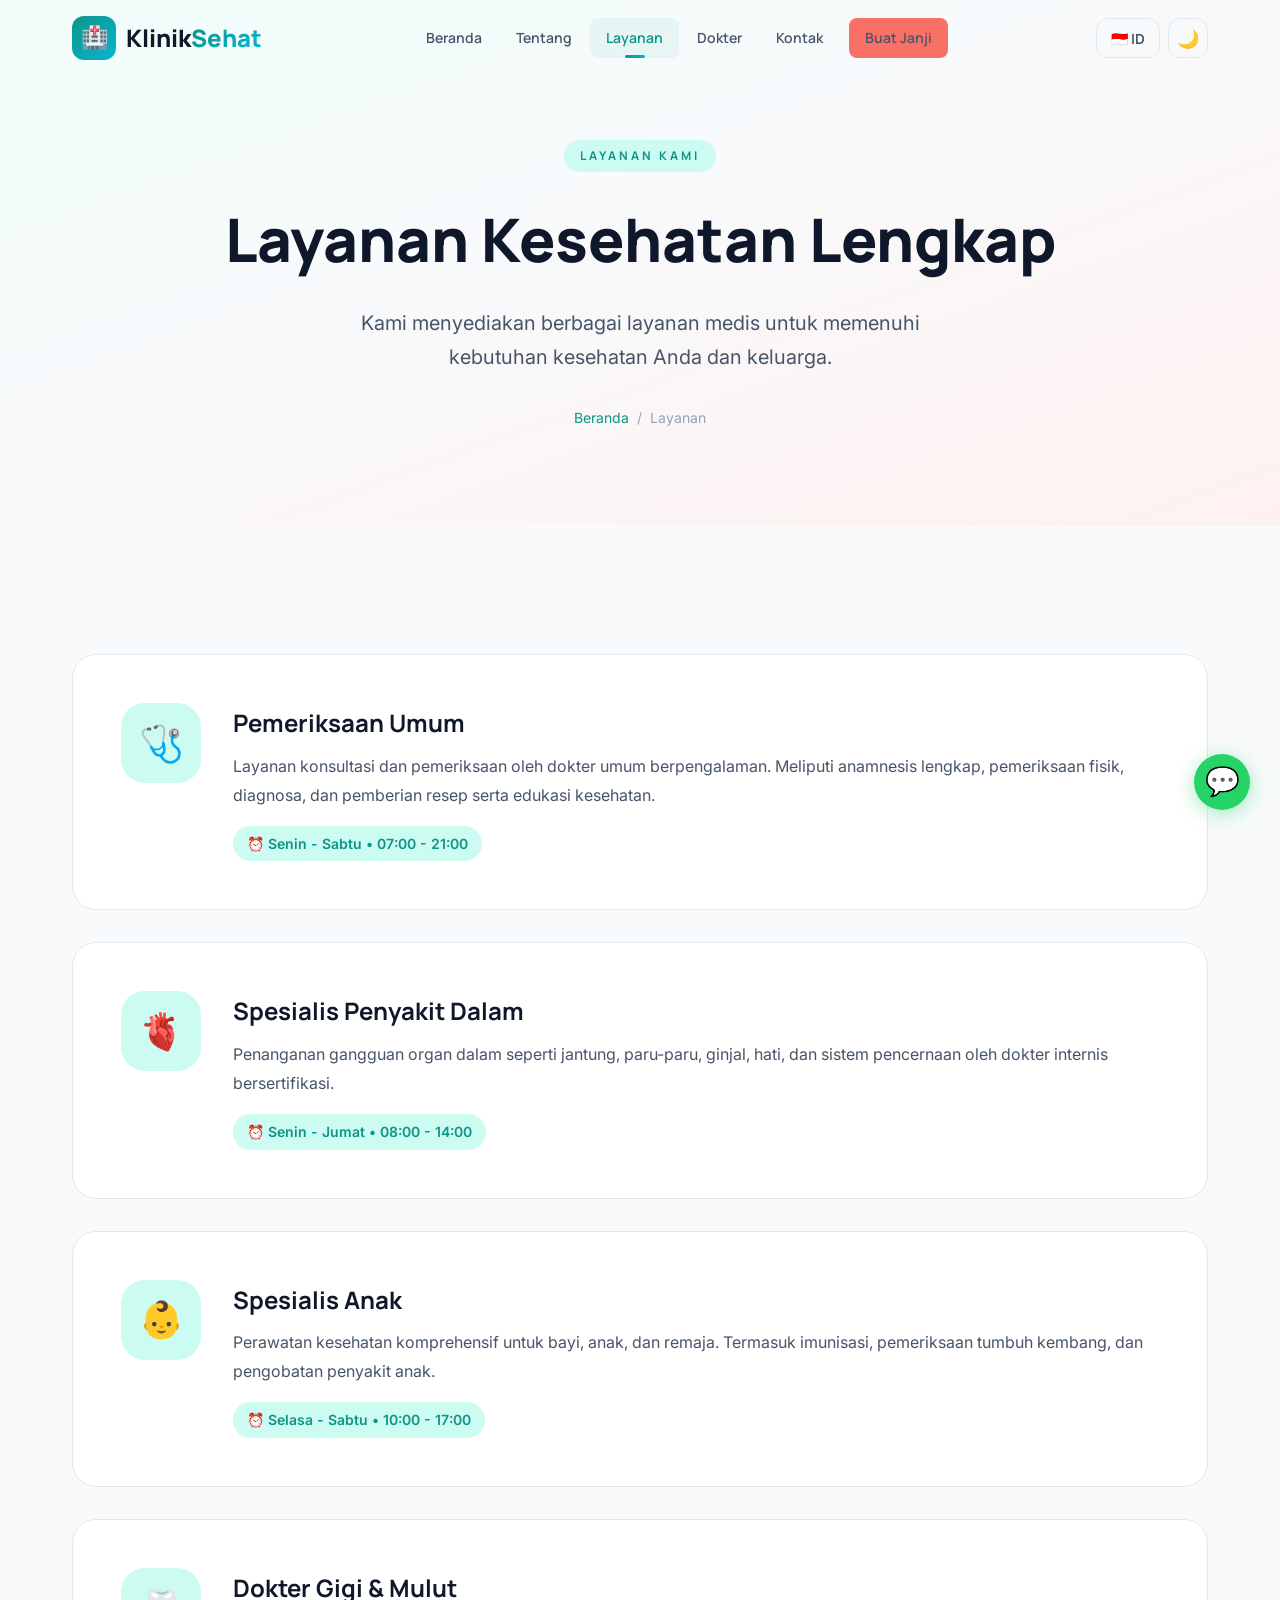
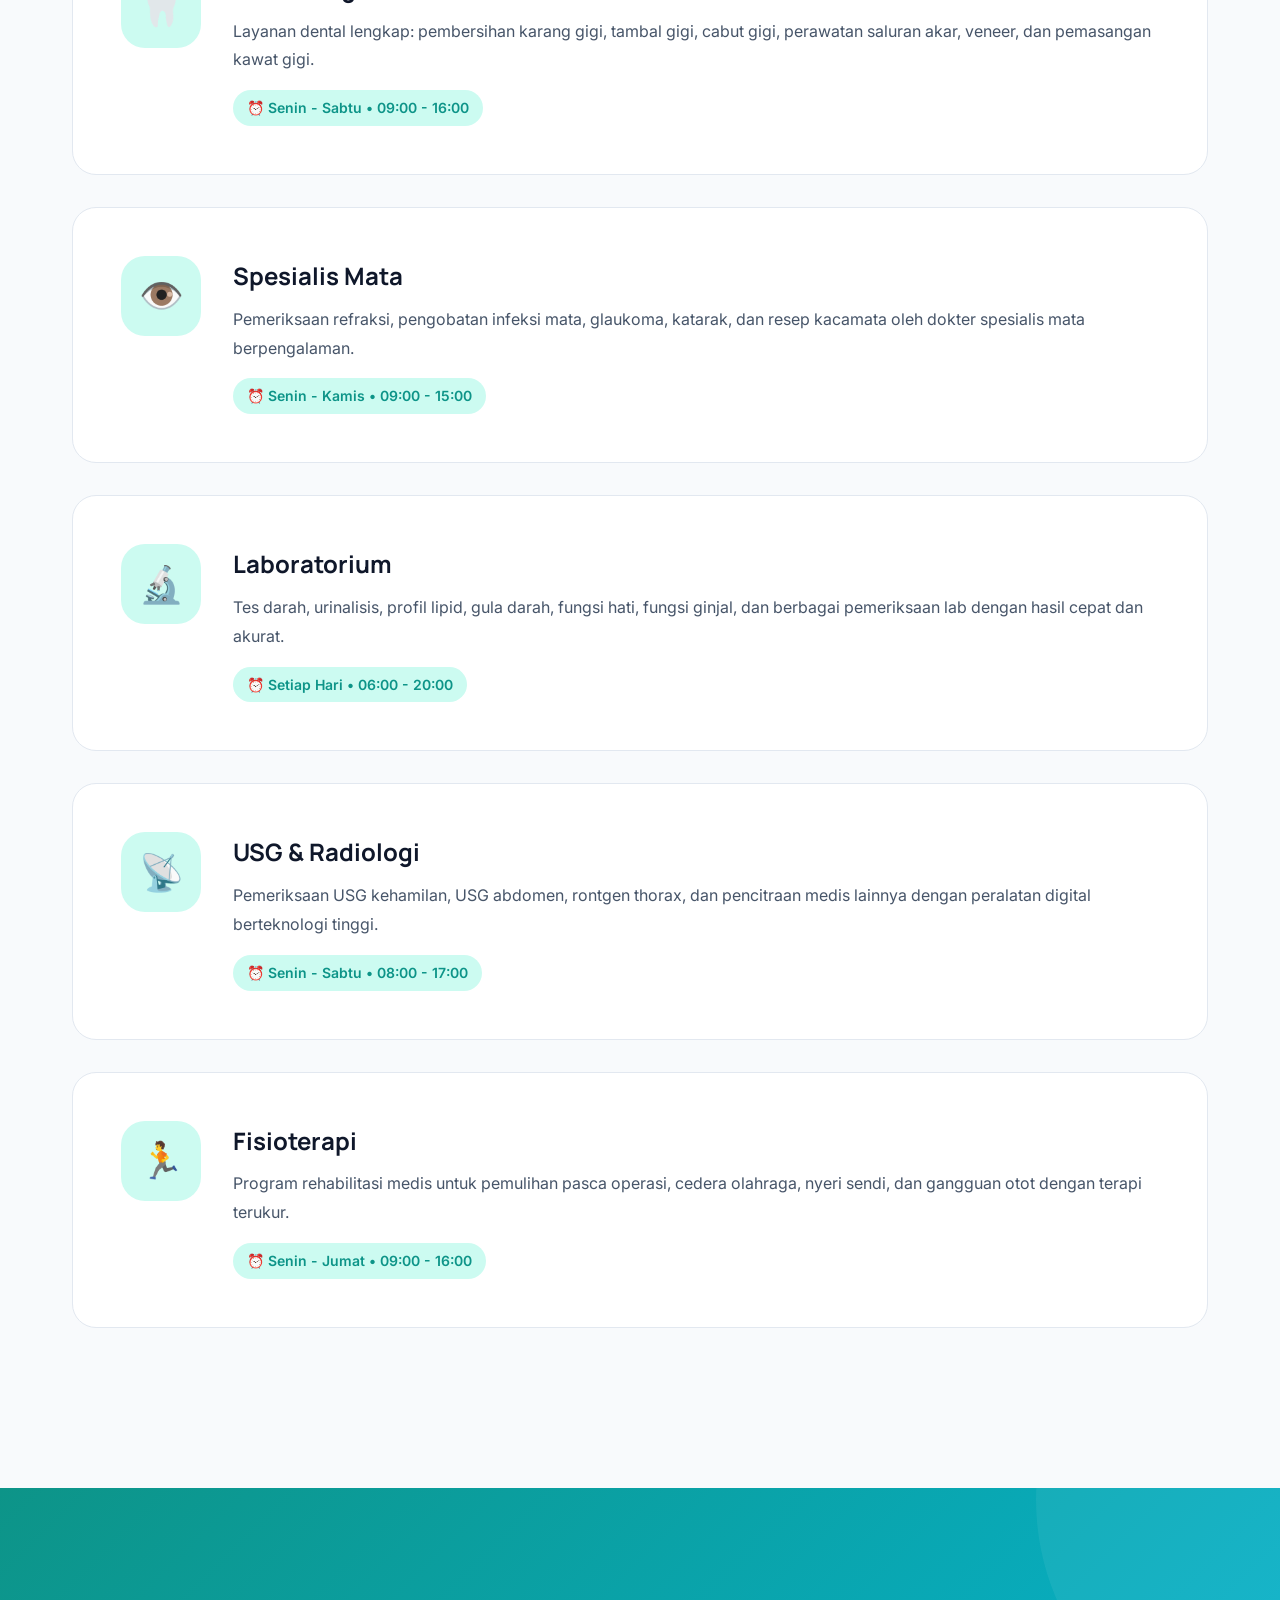
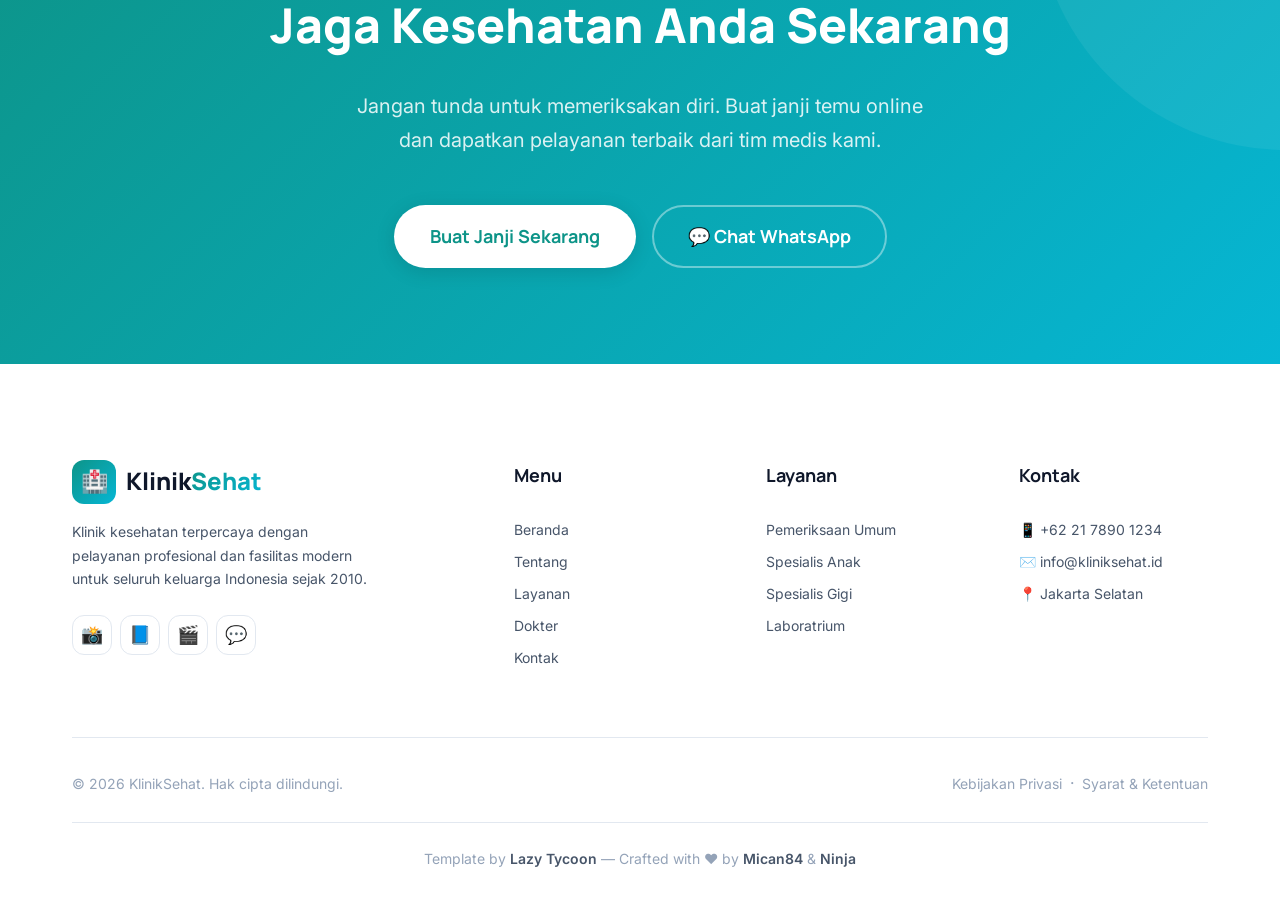
<file: services.html>
<!DOCTYPE html>
<html lang="id" data-theme="light">

<head>
    <meta charset="UTF-8">
    <meta name="viewport" content="width=device-width, initial-scale=1.0">
    <meta name="description"
        content="Layanan kesehatan lengkap di KlinikSehat — pemeriksaan umum, spesialis, laboratorium, radiologi, dan fisioterapi.">
    <meta name="author" content="Lazy Tycoon — Mican84 & Ninja">
    <title>Layanan — KlinikSehat</title>
    <link rel="preconnect" href="https://fonts.googleapis.com">
    <link rel="preconnect" href="https://fonts.gstatic.com" crossorigin>
    <link rel="stylesheet" href="css/style.css">
    <link rel="stylesheet" href="css/animations.css">
    <link rel="icon"
        href="data:image/svg+xml,<svg xmlns='http://www.w3.org/2000/svg' viewBox='0 0 100 100'><rect rx='20' width='100' height='100' fill='%230D9488'/><text x='50' y='70' font-size='55' text-anchor='middle' fill='white'>🏥</text></svg>">
</head>

<body>

    <!-- NAVBAR -->
    <nav class="navbar" id="navbar">
        <div class="container">
            <a href="index.html" class="nav-logo">
                <div class="logo-icon">🏥</div><span>Klinik<span class="gradient-text">Sehat</span></span>
            </a>
            <div class="nav-links">
                <a href="index.html" data-lang-key="nav_home">Beranda</a>
                <a href="about.html" data-lang-key="nav_about">Tentang</a>
                <a href="services.html" class="active" data-lang-key="nav_services">Layanan</a>
                <a href="doctors.html" data-lang-key="nav_doctors">Dokter</a>
                <a href="contact.html" data-lang-key="nav_contact">Kontak</a>
                <a href="appointment.html" class="nav-cta" data-lang-key="nav_appointment">Buat Janji</a>
            </div>
            <div class="nav-actions">
                <button class="nav-toggle-btn lang-toggle" id="lang-toggle" aria-label="Toggle Language"><span
                        class="lang-label">🇮🇩 ID</span></button>
                <button class="nav-toggle-btn" id="theme-toggle" aria-label="Toggle Theme"><span
                        class="theme-icon">🌙</span></button>
                <div class="hamburger" id="hamburger"><span></span><span></span><span></span></div>
            </div>
        </div>
    </nav>
    <div class="mobile-menu" id="mobile-menu">
        <a href="index.html" data-lang-key="nav_home">Beranda</a>
        <a href="about.html" data-lang-key="nav_about">Tentang</a>
        <a href="services.html" class="active" data-lang-key="nav_services">Layanan</a>
        <a href="doctors.html" data-lang-key="nav_doctors">Dokter</a>
        <a href="contact.html" data-lang-key="nav_contact">Kontak</a>
        <a href="appointment.html" class="btn btn-coral" data-lang-key="nav_appointment">Buat Janji</a>
    </div>

    <!-- PAGE HEADER -->
    <section class="page-header">
        <div class="container">
            <span class="section-label" data-lang-key="services_page_label">Layanan Kami</span>
            <h1 class="page-header-title" data-lang-key="services_page_title">Layanan Kesehatan Lengkap</h1>
            <p class="page-header-subtitle" data-lang-key="services_page_subtitle">Kami menyediakan berbagai layanan
                medis untuk memenuhi kebutuhan kesehatan Anda dan keluarga.</p>
            <div class="breadcrumb">
                <a href="index.html" data-lang-key="nav_home">Beranda</a><span>/</span><span
                    data-lang-key="nav_services">Layanan</span>
            </div>
        </div>
    </section>

    <!-- SERVICE DETAILS -->
    <section class="section">
        <div class="container">
            <!-- Service 1 -->
            <div class="service-detail reveal">
                <div class="service-detail-icon">🩺</div>
                <div>
                    <h3 data-lang-key="svc_detail_1_title">Pemeriksaan Umum</h3>
                    <p data-lang-key="svc_detail_1_desc">Layanan konsultasi dan pemeriksaan oleh dokter umum
                        berpengalaman. Meliputi anamnesis lengkap, pemeriksaan fisik, diagnosa, dan pemberian resep
                        serta edukasi kesehatan.</p>
                    <span class="service-schedule" data-lang-key="svc_detail_1_sched">⏰ Senin - Sabtu • 07:00 -
                        21:00</span>
                </div>
            </div>
            <!-- Service 2 -->
            <div class="service-detail reveal">
                <div class="service-detail-icon">🫀</div>
                <div>
                    <h3 data-lang-key="svc_detail_2_title">Spesialis Penyakit Dalam</h3>
                    <p data-lang-key="svc_detail_2_desc">Penanganan gangguan organ dalam seperti jantung, paru-paru,
                        ginjal, hati, dan sistem pencernaan oleh dokter internis bersertifikasi.</p>
                    <span class="service-schedule" data-lang-key="svc_detail_2_sched">⏰ Senin - Jumat • 08:00 -
                        14:00</span>
                </div>
            </div>
            <!-- Service 3 -->
            <div class="service-detail reveal">
                <div class="service-detail-icon">👶</div>
                <div>
                    <h3 data-lang-key="svc_detail_3_title">Spesialis Anak</h3>
                    <p data-lang-key="svc_detail_3_desc">Perawatan kesehatan komprehensif untuk bayi, anak, dan remaja.
                        Termasuk imunisasi, pemeriksaan tumbuh kembang, dan pengobatan penyakit anak.</p>
                    <span class="service-schedule" data-lang-key="svc_detail_3_sched">⏰ Selasa - Sabtu • 10:00 -
                        17:00</span>
                </div>
            </div>
            <!-- Service 4 -->
            <div class="service-detail reveal">
                <div class="service-detail-icon">🦷</div>
                <div>
                    <h3 data-lang-key="svc_detail_4_title">Dokter Gigi & Mulut</h3>
                    <p data-lang-key="svc_detail_4_desc">Layanan dental lengkap: pembersihan karang gigi, tambal gigi,
                        cabut gigi, perawatan saluran akar, veneer, dan pemasangan kawat gigi.</p>
                    <span class="service-schedule" data-lang-key="svc_detail_4_sched">⏰ Senin - Sabtu • 09:00 -
                        16:00</span>
                </div>
            </div>
            <!-- Service 5 -->
            <div class="service-detail reveal">
                <div class="service-detail-icon">👁️</div>
                <div>
                    <h3 data-lang-key="svc_detail_5_title">Spesialis Mata</h3>
                    <p data-lang-key="svc_detail_5_desc">Pemeriksaan refraksi, pengobatan infeksi mata, glaukoma,
                        katarak, dan resep kacamata oleh dokter spesialis mata berpengalaman.</p>
                    <span class="service-schedule" data-lang-key="svc_detail_5_sched">⏰ Senin - Kamis • 09:00 -
                        15:00</span>
                </div>
            </div>
            <!-- Service 6 -->
            <div class="service-detail reveal">
                <div class="service-detail-icon">🔬</div>
                <div>
                    <h3 data-lang-key="svc_detail_6_title">Laboratorium</h3>
                    <p data-lang-key="svc_detail_6_desc">Tes darah, urinalisis, profil lipid, gula darah, fungsi hati,
                        fungsi ginjal, dan berbagai pemeriksaan lab dengan hasil cepat dan akurat.</p>
                    <span class="service-schedule" data-lang-key="svc_detail_6_sched">⏰ Setiap Hari • 06:00 -
                        20:00</span>
                </div>
            </div>
            <!-- Service 7 -->
            <div class="service-detail reveal">
                <div class="service-detail-icon">📡</div>
                <div>
                    <h3 data-lang-key="svc_detail_7_title">USG & Radiologi</h3>
                    <p data-lang-key="svc_detail_7_desc">Pemeriksaan USG kehamilan, USG abdomen, rontgen thorax, dan
                        pencitraan medis lainnya dengan peralatan digital berteknologi tinggi.</p>
                    <span class="service-schedule" data-lang-key="svc_detail_7_sched">⏰ Senin - Sabtu • 08:00 -
                        17:00</span>
                </div>
            </div>
            <!-- Service 8 -->
            <div class="service-detail reveal">
                <div class="service-detail-icon">🏃</div>
                <div>
                    <h3 data-lang-key="svc_detail_8_title">Fisioterapi</h3>
                    <p data-lang-key="svc_detail_8_desc">Program rehabilitasi medis untuk pemulihan pasca operasi,
                        cedera olahraga, nyeri sendi, dan gangguan otot dengan terapi terukur.</p>
                    <span class="service-schedule" data-lang-key="svc_detail_8_sched">⏰ Senin - Jumat • 09:00 -
                        16:00</span>
                </div>
            </div>
        </div>
    </section>

    <!-- CTA -->
    <section class="cta-section">
        <div class="container">
            <h2 class="cta-title reveal" data-lang-key="cta_title">Jaga Kesehatan Anda Sekarang</h2>
            <p class="cta-text reveal" data-lang-key="cta_text">Jangan tunda untuk memeriksakan diri. Buat janji temu
                online dan dapatkan pelayanan terbaik dari tim medis kami.</p>
            <div class="cta-buttons reveal">
                <a href="appointment.html" class="btn-cta-white" data-lang-key="cta_btn_primary">Buat Janji Sekarang</a>
                <a href="https://wa.me/6282112345678" class="btn-cta-ghost" target="_blank"
                    data-lang-key="cta_btn_secondary">💬 Chat WhatsApp</a>
            </div>
        </div>
    </section>

    <!-- FOOTER -->
    <footer class="footer">
        <div class="container">
            <div class="footer-grid">
                <div class="footer-brand">
                    <a href="index.html" class="nav-logo">
                        <div class="logo-icon">🏥</div><span>Klinik<span class="gradient-text">Sehat</span></span>
                    </a>
                    <p data-lang-key="footer_brand_desc">Klinik kesehatan terpercaya dengan pelayanan profesional dan
                        fasilitas modern untuk seluruh keluarga Indonesia sejak 2010.</p>
                    <div class="footer-social"><a href="#">📸</a><a href="#">📘</a><a href="#">🎬</a><a href="#">💬</a>
                    </div>
                </div>
                <div class="footer-column">
                    <h4 data-lang-key="footer_links">Menu</h4><a href="index.html"
                        data-lang-key="nav_home">Beranda</a><a href="about.html" data-lang-key="nav_about">Tentang</a><a
                        href="services.html" data-lang-key="nav_services">Layanan</a><a href="doctors.html"
                        data-lang-key="nav_doctors">Dokter</a><a href="contact.html"
                        data-lang-key="nav_contact">Kontak</a>
                </div>
                <div class="footer-column">
                    <h4 data-lang-key="footer_services">Layanan</h4><a href="services.html"
                        data-lang-key="service_1_title">Pemeriksaan Umum</a><a href="services.html"
                        data-lang-key="service_2_title">Spesialis Anak</a><a href="services.html"
                        data-lang-key="service_3_title">Spesialis Gigi</a><a href="services.html"
                        data-lang-key="service_4_title">Laboratorium</a>
                </div>
                <div class="footer-column">
                    <h4 data-lang-key="footer_contact">Kontak</h4><a href="tel:+622178901234">📱 +62 21 7890 1234</a><a
                        href="mailto:info@kliniksehat.id">✉️ info@kliniksehat.id</a><a href="contact.html">📍 Jakarta
                        Selatan</a>
                </div>
            </div>
            <div class="footer-bottom">
                <p data-lang-key="footer_copyright">© 2026 KlinikSehat. Hak cipta dilindungi.</p>
                <div><a href="#" data-lang-key="footer_privacy"
                        style="color:var(--color-text-tertiary);font-size:var(--fs-sm);">Kebijakan Privasi</a><span
                        style="color:var(--color-text-tertiary);margin:0 8px;">·</span><a href="#"
                        data-lang-key="footer_terms"
                        style="color:var(--color-text-tertiary);font-size:var(--fs-sm);">Syarat & Ketentuan</a></div>
            </div>
            <div class="footer-credit">
                <p>Template by <strong>Lazy Tycoon</strong> — Crafted with ❤️ by <strong>Mican84</strong> &
                    <strong>Ninja</strong></p>
            </div>
        </div>
    </footer>

    <a href="https://wa.me/6282112345678" class="wa-float" target="_blank" aria-label="Chat WhatsApp">💬</a>
    <button class="back-to-top" id="back-to-top" aria-label="Back to top">↑</button>
    <script src="js/lang.js"></script>
    <script src="js/main.js"></script>
</body>

</html>
</file>
<file: css/style.css>
/* ============================================
   CLINIC TEMPLATE — PREMIUM COMPANY PROFILE
   Multi-Page Design System & Stylesheet
   by Lazy Tycoon — Mican84 & Ninja
   ============================================ */

@import url('https://fonts.googleapis.com/css2?family=Manrope:wght@300;400;500;600;700;800&family=Inter:wght@300;400;500;600;700&display=swap');

/* ============================================
   DESIGN TOKENS
   ============================================ */
:root {
    --font-heading: 'Manrope', sans-serif;
    --font-body: 'Inter', sans-serif;

    --fs-xs: 0.75rem;
    --fs-sm: 0.875rem;
    --fs-base: 1rem;
    --fs-md: 1.125rem;
    --fs-lg: 1.25rem;
    --fs-xl: 1.5rem;
    --fs-2xl: 2rem;
    --fs-3xl: 2.5rem;
    --fs-4xl: 3rem;
    --fs-5xl: 3.75rem;

    --space-xs: 0.25rem;
    --space-sm: 0.5rem;
    --space-md: 1rem;
    --space-lg: 1.5rem;
    --space-xl: 2rem;
    --space-2xl: 3rem;
    --space-3xl: 4rem;
    --space-4xl: 6rem;
    --space-5xl: 8rem;

    --radius-sm: 8px;
    --radius-md: 12px;
    --radius-lg: 16px;
    --radius-xl: 24px;
    --radius-2xl: 32px;
    --radius-full: 9999px;

    --transition-fast: 0.15s ease;
    --transition-base: 0.3s ease;
    --transition-slow: 0.5s ease;
    --transition-theme: 0.4s cubic-bezier(0.4, 0, 0.2, 1);

    --container-max: 1200px;
    --z-dropdown: 100;
    --z-sticky: 200;
    --z-overlay: 300;
    --z-modal: 400;
}

/* ============================================
   LIGHT THEME
   ============================================ */
[data-theme="light"] {
    --color-bg-primary: #F8FAFC;
    --color-bg-secondary: #FFFFFF;
    --color-bg-tertiary: #F1F5F9;
    --color-bg-card: #FFFFFF;
    --color-bg-card-hover: #FAFFFE;
    --color-bg-nav: rgba(255, 255, 255, 0.88);
    --color-bg-hero: linear-gradient(160deg, #F0FDFA 0%, #F8FAFC 40%, #FFF1F0 100%);

    --color-text-primary: #0F172A;
    --color-text-secondary: #475569;
    --color-text-tertiary: #94A3B8;
    --color-text-inverse: #FFFFFF;

    --color-accent: #0D9488;
    --color-accent-hover: #0F766E;
    --color-accent-light: #CCFBF1;
    --color-accent-subtle: rgba(13, 148, 136, 0.06);
    --color-coral: #F97066;
    --color-coral-hover: #EF4444;
    --color-coral-light: #FEF2F2;
    --color-gradient: linear-gradient(135deg, #0D9488, #06B6D4);

    --color-border: #E2E8F0;
    --color-border-hover: rgba(13, 148, 136, 0.3);

    --shadow-xs: 0 1px 2px rgba(15, 23, 42, 0.04);
    --shadow-sm: 0 2px 8px rgba(15, 23, 42, 0.06);
    --shadow-md: 0 4px 16px rgba(15, 23, 42, 0.08);
    --shadow-lg: 0 8px 30px rgba(15, 23, 42, 0.1);
    --shadow-xl: 0 20px 50px rgba(15, 23, 42, 0.12);

    --color-success: #10B981;
    --color-warning: #F59E0B;
    --color-emergency: #DC2626;
    --color-whatsapp: #25D366;
}

/* ============================================
   DARK THEME
   ============================================ */
[data-theme="dark"] {
    --color-bg-primary: #0B1120;
    --color-bg-secondary: #111827;
    --color-bg-tertiary: #1E293B;
    --color-bg-card: #1E293B;
    --color-bg-card-hover: #253045;
    --color-bg-nav: rgba(11, 17, 32, 0.9);
    --color-bg-hero: linear-gradient(160deg, #0B1120 0%, #111827 40%, #1A1012 100%);

    --color-text-primary: #F1F5F9;
    --color-text-secondary: #94A3B8;
    --color-text-tertiary: #64748B;
    --color-text-inverse: #0F172A;

    --color-accent: #2DD4BF;
    --color-accent-hover: #14B8A6;
    --color-accent-light: rgba(45, 212, 191, 0.1);
    --color-accent-subtle: rgba(45, 212, 191, 0.06);
    --color-coral: #FCA5A1;
    --color-coral-hover: #F87171;
    --color-coral-light: rgba(252, 165, 161, 0.1);
    --color-gradient: linear-gradient(135deg, #2DD4BF, #22D3EE);

    --color-border: rgba(148, 163, 184, 0.12);
    --color-border-hover: rgba(45, 212, 191, 0.3);

    --shadow-xs: 0 1px 2px rgba(0, 0, 0, 0.3);
    --shadow-sm: 0 2px 8px rgba(0, 0, 0, 0.3);
    --shadow-md: 0 4px 16px rgba(0, 0, 0, 0.35);
    --shadow-lg: 0 8px 30px rgba(0, 0, 0, 0.4);
    --shadow-xl: 0 20px 50px rgba(0, 0, 0, 0.45);

    --color-success: #34D399;
    --color-warning: #FBBF24;
    --color-emergency: #F87171;
    --color-whatsapp: #25D366;
}

/* ============================================
   RESET & BASE
   ============================================ */
*,
*::before,
*::after {
    margin: 0;
    padding: 0;
    box-sizing: border-box;
}

html {
    scroll-behavior: smooth;
    scroll-padding-top: 90px;
    font-size: 16px;
}

body {
    font-family: var(--font-body);
    font-size: var(--fs-base);
    line-height: 1.7;
    color: var(--color-text-primary);
    background: var(--color-bg-primary);
    transition: background var(--transition-theme), color var(--transition-theme);
    -webkit-font-smoothing: antialiased;
    overflow-x: hidden;
}

img {
    max-width: 100%;
    height: auto;
    display: block;
}

a {
    text-decoration: none;
    color: inherit;
    transition: color var(--transition-base);
}

ul,
ol {
    list-style: none;
}

button {
    cursor: pointer;
    border: none;
    background: none;
    font-family: inherit;
}

input,
textarea,
select {
    font-family: inherit;
    font-size: inherit;
}

/* ============================================
   UTILITIES
   ============================================ */
.container {
    width: 100%;
    max-width: var(--container-max);
    margin-inline: auto;
    padding-inline: var(--space-xl);
}

.section {
    padding: var(--space-5xl) 0;
    position: relative;
}

.section-header {
    text-align: center;
    margin-bottom: var(--space-4xl);
}

.section-label {
    display: inline-flex;
    align-items: center;
    gap: var(--space-sm);
    font-family: var(--font-heading);
    font-size: var(--fs-xs);
    font-weight: 700;
    text-transform: uppercase;
    letter-spacing: 3px;
    color: var(--color-accent);
    margin-bottom: var(--space-md);
    padding: 6px 16px;
    background: var(--color-accent-light);
    border-radius: var(--radius-full);
}

.section-title {
    font-family: var(--font-heading);
    font-size: var(--fs-4xl);
    font-weight: 800;
    line-height: 1.15;
    color: var(--color-text-primary);
    margin-bottom: var(--space-lg);
    transition: color var(--transition-theme);
}

.section-subtitle {
    font-size: var(--fs-lg);
    color: var(--color-text-secondary);
    max-width: 620px;
    margin-inline: auto;
    line-height: 1.7;
}

.gradient-text {
    background: var(--color-gradient);
    -webkit-background-clip: text;
    -webkit-text-fill-color: transparent;
    background-clip: text;
}

.sr-only {
    position: absolute;
    width: 1px;
    height: 1px;
    padding: 0;
    margin: -1px;
    overflow: hidden;
    clip: rect(0, 0, 0, 0);
    white-space: nowrap;
    border: 0;
}

/* ============================================
   BUTTONS
   ============================================ */
.btn {
    display: inline-flex;
    align-items: center;
    justify-content: center;
    gap: var(--space-sm);
    font-family: var(--font-heading);
    font-weight: 700;
    font-size: var(--fs-sm);
    padding: 12px 28px;
    border-radius: var(--radius-full);
    transition: all var(--transition-base);
    white-space: nowrap;
}

.btn-primary {
    background: var(--color-gradient);
    color: #fff;
    box-shadow: 0 4px 14px rgba(13, 148, 136, 0.3);
}

.btn-primary:hover {
    transform: translateY(-2px);
    box-shadow: 0 8px 24px rgba(13, 148, 136, 0.4);
}

.btn-coral {
    background: var(--color-coral);
    color: #fff;
    box-shadow: 0 4px 14px rgba(249, 112, 102, 0.3);
}

.btn-coral:hover {
    background: var(--color-coral-hover);
    transform: translateY(-2px);
    box-shadow: 0 8px 24px rgba(249, 112, 102, 0.4);
}

.btn-outline {
    background: transparent;
    color: var(--color-text-primary);
    border: 2px solid var(--color-border);
}

.btn-outline:hover {
    border-color: var(--color-accent);
    color: var(--color-accent);
    transform: translateY(-2px);
}

.btn-whatsapp {
    background: var(--color-whatsapp);
    color: #fff;
    box-shadow: 0 4px 14px rgba(37, 211, 102, 0.3);
}

.btn-whatsapp:hover {
    transform: translateY(-2px);
    box-shadow: 0 8px 24px rgba(37, 211, 102, 0.4);
}

.btn-lg {
    font-size: var(--fs-base);
    padding: 16px 36px;
}

.btn-sm {
    font-size: var(--fs-xs);
    padding: 8px 18px;
}

/* ============================================
   NAVBAR
   ============================================ */
.navbar {
    position: fixed;
    top: 0;
    left: 0;
    right: 0;
    z-index: var(--z-sticky);
    padding: var(--space-md) 0;
    transition: all var(--transition-base);
}

.navbar.scrolled {
    padding: var(--space-sm) 0;
    background: var(--color-bg-nav);
    backdrop-filter: blur(20px);
    -webkit-backdrop-filter: blur(20px);
    border-bottom: 1px solid var(--color-border);
    box-shadow: var(--shadow-sm);
}

.navbar .container {
    display: flex;
    align-items: center;
    justify-content: space-between;
}

.nav-logo {
    display: flex;
    align-items: center;
    gap: 10px;
    font-family: var(--font-heading);
    font-size: var(--fs-xl);
    font-weight: 800;
    color: var(--color-text-primary);
}

.nav-logo .logo-icon {
    width: 44px;
    height: 44px;
    background: var(--color-gradient);
    border-radius: var(--radius-md);
    display: flex;
    align-items: center;
    justify-content: center;
    font-size: 22px;
}

.nav-links {
    display: flex;
    align-items: center;
    gap: 2px;
}

.nav-links a {
    font-family: var(--font-heading);
    font-size: var(--fs-sm);
    font-weight: 600;
    color: var(--color-text-secondary);
    padding: 8px 16px;
    border-radius: var(--radius-sm);
    transition: all var(--transition-base);
    position: relative;
}

.nav-links a:hover,
.nav-links a.active {
    color: var(--color-accent);
    background: var(--color-accent-subtle);
}

.nav-links a.active::after {
    content: '';
    position: absolute;
    bottom: 0;
    left: 50%;
    transform: translateX(-50%);
    width: 20px;
    height: 3px;
    background: var(--color-gradient);
    border-radius: 3px;
}

.nav-cta {
    font-family: var(--font-heading);
    font-weight: 700;
    font-size: var(--fs-sm);
    padding: 10px 24px;
    background: var(--color-coral);
    color: #fff;
    border-radius: var(--radius-full);
    transition: all var(--transition-base);
    margin-left: var(--space-sm);
}

.nav-cta:hover {
    background: var(--color-coral-hover);
    transform: translateY(-1px);
    box-shadow: 0 4px 12px rgba(249, 112, 102, 0.3);
}

.nav-actions {
    display: flex;
    align-items: center;
    gap: var(--space-sm);
}

.nav-toggle-btn {
    width: 40px;
    height: 40px;
    border-radius: var(--radius-md);
    display: flex;
    align-items: center;
    justify-content: center;
    font-size: var(--fs-md);
    color: var(--color-text-secondary);
    border: 1px solid var(--color-border);
    transition: all var(--transition-base);
    cursor: pointer;
    background: transparent;
}

.nav-toggle-btn:hover {
    color: var(--color-text-primary);
    border-color: var(--color-border-hover);
    background: var(--color-accent-subtle);
}

.nav-toggle-btn.lang-toggle {
    width: auto;
    padding: 0 14px;
    font-size: var(--fs-sm);
    font-weight: 700;
    font-family: var(--font-heading);
}

/* Hamburger */
.hamburger {
    display: none;
    flex-direction: column;
    gap: 5px;
    width: 26px;
    cursor: pointer;
    z-index: var(--z-modal);
}

.hamburger span {
    width: 100%;
    height: 2.5px;
    background: var(--color-text-primary);
    border-radius: 2px;
    transition: all var(--transition-base);
}

.hamburger.active span:nth-child(1) {
    transform: rotate(45deg) translate(5px, 5px);
}

.hamburger.active span:nth-child(2) {
    opacity: 0;
}

.hamburger.active span:nth-child(3) {
    transform: rotate(-45deg) translate(5px, -5px);
}

/* Mobile Menu */
.mobile-menu {
    display: none;
    position: fixed;
    inset: 0;
    background: var(--color-bg-primary);
    z-index: var(--z-overlay);
    flex-direction: column;
    align-items: center;
    justify-content: center;
    gap: var(--space-md);
    opacity: 0;
    transition: opacity var(--transition-base);
    padding: var(--space-2xl);
}

.mobile-menu.active {
    display: flex;
    opacity: 1;
}

.mobile-menu a {
    font-family: var(--font-heading);
    font-size: var(--fs-xl);
    font-weight: 700;
    color: var(--color-text-primary);
    padding: var(--space-sm) 0;
}

.mobile-menu a:hover,
.mobile-menu a.active {
    color: var(--color-accent);
}

/* ============================================
   PAGE HEADER (for inner pages)
   ============================================ */
.page-header {
    padding: 140px 0 var(--space-4xl);
    background: var(--color-bg-hero);
    text-align: center;
    transition: background var(--transition-theme);
}

.page-header .section-label {
    margin-bottom: var(--space-md);
}

.page-header-title {
    font-family: var(--font-heading);
    font-size: var(--fs-5xl);
    font-weight: 800;
    color: var(--color-text-primary);
    margin-bottom: var(--space-md);
}

.page-header-subtitle {
    font-size: var(--fs-lg);
    color: var(--color-text-secondary);
    max-width: 560px;
    margin-inline: auto;
}

.breadcrumb {
    display: flex;
    align-items: center;
    justify-content: center;
    gap: var(--space-sm);
    margin-top: var(--space-xl);
    font-size: var(--fs-sm);
    color: var(--color-text-tertiary);
}

.breadcrumb a {
    color: var(--color-accent);
}

.breadcrumb a:hover {
    text-decoration: underline;
}

/* ============================================
   HERO (Home Page)
   ============================================ */
.hero {
    position: relative;
    min-height: 100vh;
    display: flex;
    align-items: center;
    background: var(--color-bg-hero);
    overflow: hidden;
    transition: background var(--transition-theme);
}

.hero .container {
    position: relative;
    z-index: 2;
    display: grid;
    grid-template-columns: 1fr 1fr;
    align-items: center;
    gap: var(--space-4xl);
    padding-top: 100px;
}

.hero-content {
    max-width: 560px;
}

.hero-badge {
    display: inline-flex;
    align-items: center;
    gap: var(--space-sm);
    background: var(--color-accent-light);
    border-radius: var(--radius-full);
    padding: 8px 20px;
    font-size: var(--fs-sm);
    font-weight: 600;
    color: var(--color-accent);
    margin-bottom: var(--space-xl);
}

.hero-title {
    font-family: var(--font-heading);
    font-size: var(--fs-5xl);
    font-weight: 800;
    line-height: 1.1;
    margin-bottom: var(--space-xl);
    color: var(--color-text-primary);
}

.hero-description {
    font-size: var(--fs-lg);
    color: var(--color-text-secondary);
    margin-bottom: var(--space-2xl);
    max-width: 480px;
    line-height: 1.8;
}

.hero-buttons {
    display: flex;
    gap: var(--space-md);
    flex-wrap: wrap;
    margin-bottom: var(--space-2xl);
}

.hero-stats {
    display: flex;
    gap: var(--space-2xl);
    padding-top: var(--space-xl);
    border-top: 1px solid var(--color-border);
}

.hero-stat-value {
    font-family: var(--font-heading);
    font-size: var(--fs-2xl);
    font-weight: 800;
    color: var(--color-accent);
}

.hero-stat-label {
    font-size: var(--fs-sm);
    color: var(--color-text-tertiary);
    margin-top: 2px;
}

.hero-visual {
    position: relative;
    display: flex;
    align-items: center;
    justify-content: center;
}

.hero-visual svg {
    width: 100%;
    max-width: 480px;
}

.hero-float {
    position: absolute;
    background: var(--color-bg-card);
    border: 1px solid var(--color-border);
    border-radius: var(--radius-lg);
    padding: var(--space-md) var(--space-lg);
    box-shadow: var(--shadow-lg);
    transition: all var(--transition-theme);
    animation: float 4s ease-in-out infinite;
}

.hero-float.top-right {
    top: 20px;
    right: -10px;
}

.hero-float.bottom-left {
    bottom: 30px;
    left: -15px;
    animation-direction: reverse;
}

@keyframes float {

    0%,
    100% {
        transform: translateY(0);
    }

    50% {
        transform: translateY(-10px);
    }
}

.hero-float-icon {
    font-size: var(--fs-xl);
    margin-bottom: 4px;
}

.hero-float-value {
    font-family: var(--font-heading);
    font-weight: 800;
    font-size: var(--fs-lg);
    color: var(--color-text-primary);
}

.hero-float-label {
    font-size: var(--fs-xs);
    color: var(--color-text-tertiary);
}

/* ============================================
   SERVICE CARDS
   ============================================ */
.services-grid {
    display: grid;
    grid-template-columns: repeat(3, 1fr);
    gap: var(--space-xl);
}

.service-card {
    padding: var(--space-2xl);
    background: var(--color-bg-card);
    border: 1px solid var(--color-border);
    border-radius: var(--radius-xl);
    transition: all var(--transition-base);
    position: relative;
    overflow: hidden;
}

.service-card::before {
    content: '';
    position: absolute;
    top: 0;
    left: 0;
    right: 0;
    height: 4px;
    background: var(--color-gradient);
    opacity: 0;
    transition: opacity var(--transition-base);
}

.service-card:hover {
    transform: translateY(-6px);
    box-shadow: var(--shadow-lg);
    border-color: var(--color-border-hover);
}

.service-card:hover::before {
    opacity: 1;
}

.service-icon {
    width: 64px;
    height: 64px;
    border-radius: var(--radius-lg);
    background: var(--color-accent-light);
    display: flex;
    align-items: center;
    justify-content: center;
    font-size: 28px;
    margin-bottom: var(--space-lg);
    transition: all var(--transition-base);
}

.service-card:hover .service-icon {
    background: var(--color-gradient);
    transform: scale(1.08);
}

.service-card h3 {
    font-family: var(--font-heading);
    font-size: var(--fs-lg);
    font-weight: 700;
    margin-bottom: var(--space-sm);
    color: var(--color-text-primary);
}

.service-card p {
    font-size: var(--fs-sm);
    color: var(--color-text-secondary);
    line-height: 1.7;
}

.service-card .service-link {
    display: inline-flex;
    align-items: center;
    gap: 4px;
    font-size: var(--fs-sm);
    font-weight: 600;
    color: var(--color-accent);
    margin-top: var(--space-md);
    transition: gap var(--transition-base);
}

.service-card:hover .service-link {
    gap: 8px;
}

/* Service Detail (services.html) */
.service-detail {
    padding: var(--space-2xl);
    background: var(--color-bg-card);
    border: 1px solid var(--color-border);
    border-radius: var(--radius-xl);
    margin-bottom: var(--space-xl);
    display: grid;
    grid-template-columns: auto 1fr;
    gap: var(--space-xl);
    align-items: start;
    transition: all var(--transition-base);
}

.service-detail:hover {
    box-shadow: var(--shadow-md);
    border-color: var(--color-border-hover);
}

.service-detail-icon {
    width: 80px;
    height: 80px;
    border-radius: var(--radius-xl);
    background: var(--color-accent-light);
    display: flex;
    align-items: center;
    justify-content: center;
    font-size: 36px;
    flex-shrink: 0;
}

.service-detail h3 {
    font-family: var(--font-heading);
    font-size: var(--fs-xl);
    font-weight: 700;
    margin-bottom: var(--space-sm);
    color: var(--color-text-primary);
}

.service-detail p {
    color: var(--color-text-secondary);
    line-height: 1.8;
    margin-bottom: var(--space-md);
}

.service-schedule {
    display: inline-flex;
    align-items: center;
    gap: var(--space-sm);
    font-size: var(--fs-sm);
    font-weight: 600;
    color: var(--color-accent);
    padding: 6px 14px;
    background: var(--color-accent-light);
    border-radius: var(--radius-full);
}

/* ============================================
   DOCTOR CARDS
   ============================================ */
.doctors-grid {
    display: grid;
    grid-template-columns: repeat(3, 1fr);
    gap: var(--space-xl);
}

.doctor-card {
    background: var(--color-bg-card);
    border: 1px solid var(--color-border);
    border-radius: var(--radius-xl);
    overflow: hidden;
    transition: all var(--transition-base);
    text-align: center;
}

.doctor-card:hover {
    transform: translateY(-6px);
    box-shadow: var(--shadow-lg);
    border-color: var(--color-border-hover);
}

.doctor-photo {
    aspect-ratio: 1;
    background: var(--color-bg-tertiary);
    display: flex;
    align-items: center;
    justify-content: center;
    overflow: hidden;
}

.doctor-photo svg {
    width: 100%;
    height: 100%;
    transition: transform var(--transition-slow);
}

.doctor-card:hover .doctor-photo svg {
    transform: scale(1.04);
}

.doctor-info {
    padding: var(--space-xl);
}

.doctor-info h3 {
    font-family: var(--font-heading);
    font-size: var(--fs-lg);
    font-weight: 700;
    margin-bottom: 4px;
    color: var(--color-text-primary);
}

.doctor-specialty {
    font-size: var(--fs-sm);
    font-weight: 600;
    color: var(--color-accent);
    margin-bottom: var(--space-sm);
}

.doctor-bio {
    font-size: var(--fs-sm);
    color: var(--color-text-secondary);
    line-height: 1.6;
    margin-bottom: var(--space-md);
}

.doctor-schedule {
    display: flex;
    align-items: center;
    justify-content: center;
    gap: var(--space-sm);
    font-size: var(--fs-xs);
    color: var(--color-text-tertiary);
    padding-top: var(--space-md);
    border-top: 1px solid var(--color-border);
}

/* ============================================
   STATS ROW
   ============================================ */
.stats-section {
    background: var(--color-accent);
    padding: var(--space-3xl) 0;
    position: relative;
    overflow: hidden;
}

.stats-section::before {
    content: '';
    position: absolute;
    top: -60%;
    right: -15%;
    width: 500px;
    height: 500px;
    border-radius: 50%;
    background: rgba(255, 255, 255, 0.05);
}

.stats-grid {
    display: grid;
    grid-template-columns: repeat(4, 1fr);
    gap: var(--space-xl);
    text-align: center;
    position: relative;
    z-index: 2;
}

.stat-item h3 {
    font-family: var(--font-heading);
    font-size: var(--fs-4xl);
    font-weight: 800;
    color: #fff;
}

.stat-item p {
    font-size: var(--fs-sm);
    color: rgba(255, 255, 255, 0.8);
    margin-top: var(--space-xs);
}

/* ============================================
   TESTIMONIALS
   ============================================ */
.testimonial-carousel {
    position: relative;
    overflow: hidden;
}

.testimonial-track {
    display: flex;
    transition: transform 0.5s cubic-bezier(0.4, 0, 0.2, 1);
}

.testimonial-slide {
    min-width: 100%;
    padding: 0 var(--space-xl);
}

.testimonial-card {
    background: var(--color-bg-card);
    border: 1px solid var(--color-border);
    border-radius: var(--radius-xl);
    padding: var(--space-3xl);
    text-align: center;
    max-width: 680px;
    margin: 0 auto;
}

.testimonial-stars {
    display: flex;
    justify-content: center;
    gap: 4px;
    font-size: var(--fs-xl);
    color: #FBBF24;
    margin-bottom: var(--space-lg);
}

.testimonial-text {
    font-size: var(--fs-lg);
    color: var(--color-text-secondary);
    line-height: 1.8;
    font-style: italic;
    margin-bottom: var(--space-xl);
}

.testimonial-author {
    display: flex;
    align-items: center;
    justify-content: center;
    gap: var(--space-md);
}

.testimonial-avatar {
    width: 52px;
    height: 52px;
    border-radius: 50%;
    overflow: hidden;
    flex-shrink: 0;
}

.testimonial-author-info h4 {
    font-family: var(--font-heading);
    font-weight: 700;
    color: var(--color-text-primary);
}

.testimonial-author-info p {
    font-size: var(--fs-sm);
    color: var(--color-text-tertiary);
}

.testimonial-controls {
    display: flex;
    align-items: center;
    justify-content: center;
    gap: var(--space-lg);
    margin-top: var(--space-xl);
}

.testi-btn {
    width: 44px;
    height: 44px;
    border-radius: 50%;
    border: 2px solid var(--color-border);
    background: var(--color-bg-card);
    color: var(--color-text-secondary);
    font-size: var(--fs-xl);
    display: flex;
    align-items: center;
    justify-content: center;
    cursor: pointer;
    transition: all var(--transition-base);
}

.testi-btn:hover {
    border-color: var(--color-accent);
    color: var(--color-accent);
}

.testi-dots {
    display: flex;
    gap: 8px;
}

.testi-dot {
    width: 10px;
    height: 10px;
    border-radius: 50%;
    background: var(--color-border);
    cursor: pointer;
    transition: all var(--transition-base);
}

.testi-dot.active {
    background: var(--color-accent);
    width: 28px;
    border-radius: var(--radius-full);
}

/* ============================================
   CTA SECTION
   ============================================ */
.cta-section {
    background: var(--color-gradient);
    padding: var(--space-4xl) 0;
    text-align: center;
    position: relative;
    overflow: hidden;
}

.cta-section::before {
    content: '';
    position: absolute;
    top: -50%;
    right: -20%;
    width: 500px;
    height: 500px;
    border-radius: 50%;
    background: rgba(255, 255, 255, 0.06);
}

.cta-section .container {
    position: relative;
    z-index: 2;
}

.cta-title {
    font-family: var(--font-heading);
    font-size: var(--fs-4xl);
    font-weight: 800;
    color: #fff;
    margin-bottom: var(--space-lg);
}

.cta-text {
    font-size: var(--fs-lg);
    color: rgba(255, 255, 255, 0.85);
    max-width: 580px;
    margin: 0 auto var(--space-2xl);
}

.cta-buttons {
    display: flex;
    justify-content: center;
    gap: var(--space-md);
    flex-wrap: wrap;
}

.btn-cta-white {
    background: #fff;
    color: var(--color-accent);
    font-family: var(--font-heading);
    font-weight: 700;
    padding: 16px 36px;
    border-radius: var(--radius-full);
    font-size: var(--fs-md);
    transition: all var(--transition-base);
    box-shadow: 0 4px 20px rgba(0, 0, 0, 0.12);
}

.btn-cta-white:hover {
    transform: translateY(-2px);
    box-shadow: 0 8px 30px rgba(0, 0, 0, 0.18);
}

.btn-cta-ghost {
    background: transparent;
    color: #fff;
    font-family: var(--font-heading);
    font-weight: 700;
    padding: 14px 34px;
    border-radius: var(--radius-full);
    font-size: var(--fs-md);
    border: 2px solid rgba(255, 255, 255, 0.4);
    transition: all var(--transition-base);
}

.btn-cta-ghost:hover {
    border-color: #fff;
    background: rgba(255, 255, 255, 0.1);
    transform: translateY(-2px);
}

/* ============================================
   ABOUT PAGE — TIMELINE
   ============================================ */
.timeline {
    position: relative;
    padding-left: var(--space-3xl);
}

.timeline::before {
    content: '';
    position: absolute;
    left: 15px;
    top: 0;
    bottom: 0;
    width: 3px;
    background: var(--color-border);
    border-radius: 3px;
}

.timeline-item {
    position: relative;
    padding-bottom: var(--space-2xl);
}

.timeline-item::before {
    content: '';
    position: absolute;
    left: calc(-1 * var(--space-3xl) + 8px);
    top: 6px;
    width: 18px;
    height: 18px;
    border-radius: 50%;
    background: var(--color-gradient);
    border: 3px solid var(--color-bg-primary);
    box-shadow: 0 0 0 3px var(--color-accent);
}

.timeline-year {
    font-family: var(--font-heading);
    font-size: var(--fs-sm);
    font-weight: 700;
    color: var(--color-accent);
    margin-bottom: var(--space-xs);
}

.timeline-item h3 {
    font-family: var(--font-heading);
    font-size: var(--fs-lg);
    font-weight: 700;
    margin-bottom: var(--space-xs);
    color: var(--color-text-primary);
}

.timeline-item p {
    font-size: var(--fs-sm);
    color: var(--color-text-secondary);
    line-height: 1.7;
}

/* ============================================
   ABOUT PAGE — VISION/MISSION
   ============================================ */
.vm-grid {
    display: grid;
    grid-template-columns: 1fr 1fr;
    gap: var(--space-xl);
}

.vm-card {
    padding: var(--space-2xl);
    background: var(--color-bg-card);
    border: 1px solid var(--color-border);
    border-radius: var(--radius-xl);
    transition: all var(--transition-base);
}

.vm-card:hover {
    box-shadow: var(--shadow-md);
    border-color: var(--color-border-hover);
}

.vm-card h3 {
    font-family: var(--font-heading);
    font-size: var(--fs-xl);
    font-weight: 700;
    margin-bottom: var(--space-md);
    color: var(--color-text-primary);
    display: flex;
    align-items: center;
    gap: var(--space-sm);
}

.vm-card p,
.vm-card li {
    font-size: var(--fs-base);
    color: var(--color-text-secondary);
    line-height: 1.8;
}

.vm-card ul {
    padding-left: 0;
}

.vm-card li {
    padding: var(--space-sm) 0;
    padding-left: var(--space-xl);
    position: relative;
}

.vm-card li::before {
    content: '✓';
    position: absolute;
    left: 0;
    color: var(--color-accent);
    font-weight: 700;
}

/* ============================================
   CONTACT PAGE
   ============================================ */
.contact-grid {
    display: grid;
    grid-template-columns: 1fr 1fr;
    gap: var(--space-3xl);
}

.contact-cards {
    display: flex;
    flex-direction: column;
    gap: var(--space-lg);
}

.contact-card {
    display: flex;
    align-items: flex-start;
    gap: var(--space-lg);
    padding: var(--space-xl);
    background: var(--color-bg-card);
    border: 1px solid var(--color-border);
    border-radius: var(--radius-lg);
    transition: all var(--transition-base);
}

.contact-card:hover {
    box-shadow: var(--shadow-md);
    border-color: var(--color-border-hover);
}

.contact-icon {
    width: 52px;
    height: 52px;
    border-radius: var(--radius-md);
    background: var(--color-accent-light);
    display: flex;
    align-items: center;
    justify-content: center;
    font-size: var(--fs-xl);
    flex-shrink: 0;
}

.contact-card:hover .contact-icon {
    background: var(--color-gradient);
}

.contact-card h4 {
    font-family: var(--font-heading);
    font-weight: 700;
    margin-bottom: 4px;
    color: var(--color-text-primary);
}

.contact-card p {
    font-size: var(--fs-sm);
    color: var(--color-text-secondary);
    line-height: 1.6;
}

.emergency-card {
    padding: var(--space-xl);
    background: var(--color-coral-light);
    border: 2px solid var(--color-coral);
    border-radius: var(--radius-lg);
    text-align: center;
    margin-top: var(--space-lg);
}

.emergency-card h4 {
    font-family: var(--font-heading);
    font-size: var(--fs-lg);
    font-weight: 700;
    color: var(--color-coral);
    margin-bottom: var(--space-sm);
}

.emergency-card p {
    font-size: var(--fs-2xl);
    font-family: var(--font-heading);
    font-weight: 800;
    color: var(--color-coral);
}

/* Hours */
.hours-card {
    padding: var(--space-xl);
    background: var(--color-bg-card);
    border: 1px solid var(--color-border);
    border-radius: var(--radius-lg);
    margin-top: var(--space-lg);
}

.hours-card h4 {
    font-family: var(--font-heading);
    font-weight: 700;
    margin-bottom: var(--space-md);
    color: var(--color-text-primary);
}

.hours-list li {
    display: flex;
    justify-content: space-between;
    font-size: var(--fs-sm);
    color: var(--color-text-secondary);
    padding: var(--space-sm) 0;
    border-bottom: 1px solid var(--color-border);
}

.hours-list li:last-child {
    border-bottom: none;
}

.hours-list li strong {
    color: var(--color-text-primary);
}

/* Contact Form */
.contact-form-card {
    background: var(--color-bg-card);
    border: 1px solid var(--color-border);
    border-radius: var(--radius-xl);
    padding: var(--space-2xl);
}

.contact-form-card h3 {
    font-family: var(--font-heading);
    font-size: var(--fs-xl);
    font-weight: 700;
    margin-bottom: var(--space-xl);
    color: var(--color-text-primary);
}

.form-group {
    margin-bottom: var(--space-lg);
}

.form-group label {
    display: block;
    font-size: var(--fs-sm);
    font-weight: 600;
    color: var(--color-text-primary);
    margin-bottom: var(--space-sm);
    font-family: var(--font-heading);
}

.form-control {
    width: 100%;
    padding: 14px 18px;
    border: 2px solid var(--color-border);
    border-radius: var(--radius-md);
    background: var(--color-bg-primary);
    color: var(--color-text-primary);
    font-size: var(--fs-base);
    transition: all var(--transition-base);
    outline: none;
}

.form-control:focus {
    border-color: var(--color-accent);
    box-shadow: 0 0 0 3px rgba(13, 148, 136, 0.1);
}

textarea.form-control {
    resize: vertical;
    min-height: 120px;
}

.form-row {
    display: grid;
    grid-template-columns: 1fr 1fr;
    gap: var(--space-lg);
}

/* ============================================
   APPOINTMENT PAGE
   ============================================ */
.appointment-form-wrapper {
    max-width: 700px;
    margin: 0 auto;
}

.appointment-card {
    background: var(--color-bg-card);
    border: 1px solid var(--color-border);
    border-radius: var(--radius-xl);
    padding: var(--space-3xl);
}

.appointment-card h2 {
    font-family: var(--font-heading);
    font-size: var(--fs-2xl);
    font-weight: 800;
    text-align: center;
    margin-bottom: var(--space-2xl);
    color: var(--color-text-primary);
}

.appointment-info {
    display: grid;
    grid-template-columns: 1fr 1fr;
    gap: var(--space-lg);
    margin-top: var(--space-2xl);
    padding-top: var(--space-xl);
    border-top: 1px solid var(--color-border);
}

.appointment-info-item {
    display: flex;
    align-items: center;
    gap: var(--space-sm);
    font-size: var(--fs-sm);
    color: var(--color-text-secondary);
}

.appointment-info-item span:first-child {
    font-size: var(--fs-lg);
}

/* ============================================
   FOOTER
   ============================================ */
.footer {
    background: var(--color-bg-secondary);
    padding: var(--space-4xl) 0 var(--space-xl);
    transition: background var(--transition-theme);
}

.footer-grid {
    display: grid;
    grid-template-columns: 2fr 1fr 1fr 1fr;
    gap: var(--space-3xl);
    margin-bottom: var(--space-3xl);
}

.footer-brand p {
    font-size: var(--fs-sm);
    color: var(--color-text-secondary);
    line-height: 1.7;
    margin: var(--space-md) 0 var(--space-lg);
    max-width: 300px;
}

.footer-social {
    display: flex;
    gap: var(--space-sm);
}

.footer-social a {
    width: 40px;
    height: 40px;
    border-radius: var(--radius-md);
    border: 1px solid var(--color-border);
    display: flex;
    align-items: center;
    justify-content: center;
    color: var(--color-text-secondary);
    font-size: var(--fs-md);
    transition: all var(--transition-base);
}

.footer-social a:hover {
    border-color: var(--color-accent);
    color: var(--color-accent);
    background: var(--color-accent-subtle);
}

.footer-column h4 {
    font-family: var(--font-heading);
    font-weight: 700;
    font-size: var(--fs-md);
    margin-bottom: var(--space-lg);
    color: var(--color-text-primary);
}

.footer-column a {
    display: block;
    font-size: var(--fs-sm);
    color: var(--color-text-secondary);
    padding: 4px 0;
    transition: all var(--transition-base);
}

.footer-column a:hover {
    color: var(--color-accent);
    transform: translateX(4px);
}

.footer-bottom {
    display: flex;
    justify-content: space-between;
    align-items: center;
    padding-top: var(--space-xl);
    border-top: 1px solid var(--color-border);
}

.footer-bottom p {
    font-size: var(--fs-sm);
    color: var(--color-text-tertiary);
}

.footer-credit {
    text-align: center;
    padding-top: var(--space-lg);
    margin-top: var(--space-lg);
    border-top: 1px solid var(--color-border);
}

.footer-credit p {
    font-size: var(--fs-sm);
    color: var(--color-text-tertiary);
}

.footer-credit strong {
    color: var(--color-text-secondary);
    font-weight: 600;
}

/* ============================================
   BACK TO TOP & WA FLOAT
   ============================================ */
.back-to-top {
    position: fixed;
    bottom: 30px;
    right: 30px;
    width: 48px;
    height: 48px;
    border-radius: 50%;
    background: var(--color-gradient);
    color: #fff;
    font-size: var(--fs-xl);
    display: flex;
    align-items: center;
    justify-content: center;
    box-shadow: var(--shadow-lg);
    z-index: 10;
    opacity: 0;
    visibility: hidden;
    transform: translateY(20px);
    transition: all var(--transition-base);
    cursor: pointer;
    border: none;
}

.back-to-top.visible {
    opacity: 1;
    visibility: visible;
    transform: translateY(0);
}

.back-to-top:hover {
    transform: translateY(-3px);
}

.wa-float {
    position: fixed;
    bottom: 90px;
    right: 30px;
    width: 56px;
    height: 56px;
    border-radius: 50%;
    background: var(--color-whatsapp);
    color: #fff;
    font-size: 28px;
    display: flex;
    align-items: center;
    justify-content: center;
    box-shadow: 0 4px 20px rgba(37, 211, 102, 0.4);
    z-index: 10;
    transition: all var(--transition-base);
    animation: float 3s ease-in-out infinite;
}

.wa-float:hover {
    transform: scale(1.1);
}

/* ============================================
   RESPONSIVE — TABLET
   ============================================ */
@media (max-width: 1024px) {
    .nav-links {
        display: none;
    }

    .hamburger {
        display: flex;
    }

    .hero .container {
        grid-template-columns: 1fr;
        text-align: center;
        gap: var(--space-2xl);
    }

    .hero-content {
        max-width: 100%;
    }

    .hero-description {
        max-width: 100%;
        margin-inline: auto;
    }

    .hero-buttons {
        justify-content: center;
    }

    .hero-stats {
        justify-content: center;
    }

    .hero-visual {
        max-width: 380px;
        margin-inline: auto;
    }

    .services-grid {
        grid-template-columns: repeat(2, 1fr);
    }

    .doctors-grid {
        grid-template-columns: repeat(2, 1fr);
    }

    .stats-grid {
        grid-template-columns: repeat(2, 1fr);
        gap: var(--space-2xl);
    }

    .contact-grid {
        grid-template-columns: 1fr;
    }

    .vm-grid {
        grid-template-columns: 1fr;
    }

    .footer-grid {
        grid-template-columns: 1fr 1fr;
        gap: var(--space-2xl);
    }

    .service-detail {
        grid-template-columns: 1fr;
        text-align: center;
    }

    .service-detail-icon {
        margin: 0 auto;
    }

    .appointment-info {
        grid-template-columns: 1fr;
    }
}

/* ============================================
   RESPONSIVE — MOBILE
   ============================================ */
@media (max-width: 768px) {
    .section {
        padding: var(--space-3xl) 0;
    }

    .section-title {
        font-size: var(--fs-2xl);
    }

    .hero-title {
        font-size: var(--fs-3xl);
    }

    .page-header-title {
        font-size: var(--fs-3xl);
    }

    .hero-stats {
        flex-direction: column;
        gap: var(--space-md);
        align-items: center;
    }

    .services-grid {
        grid-template-columns: 1fr;
    }

    .doctors-grid {
        grid-template-columns: 1fr;
    }

    .stats-grid {
        grid-template-columns: 1fr 1fr;
    }

    .form-row {
        grid-template-columns: 1fr;
    }

    .footer-grid {
        grid-template-columns: 1fr;
        gap: var(--space-2xl);
    }

    .footer-bottom {
        flex-direction: column;
        gap: var(--space-md);
        text-align: center;
    }

    .btn {
        padding: 12px 24px;
        font-size: var(--fs-sm);
    }

    .btn-lg {
        padding: 14px 28px;
        font-size: var(--fs-base);
    }

    .cta-title {
        font-size: var(--fs-2xl);
    }
}

/* ============================================
   RESPONSIVE — SMALL MOBILE
   ============================================ */
@media (max-width: 480px) {
    .hero-title {
        font-size: var(--fs-2xl);
    }

    .page-header-title {
        font-size: var(--fs-2xl);
    }

    .hero-buttons {
        flex-direction: column;
        align-items: center;
    }

    .hero-buttons .btn {
        width: 100%;
    }

    .cta-buttons {
        flex-direction: column;
        align-items: center;
    }

    .stats-grid {
        grid-template-columns: 1fr;
    }
}
</file>
<file: css/animations.css>
/* ============================================
   CLINIC TEMPLATE — ANIMATIONS
   ============================================ */

/* Scroll Reveal — Fade In Up */
.reveal {
    opacity: 0;
    transform: translateY(30px);
    transition: opacity 0.6s ease, transform 0.6s ease;
}

.reveal.visible {
    opacity: 1;
    transform: translateY(0);
}

/* Slide from Left */
.reveal-left {
    opacity: 0;
    transform: translateX(-40px);
    transition: opacity 0.6s ease, transform 0.6s ease;
}

.reveal-left.visible {
    opacity: 1;
    transform: translateX(0);
}

/* Slide from Right */
.reveal-right {
    opacity: 0;
    transform: translateX(40px);
    transition: opacity 0.6s ease, transform 0.6s ease;
}

.reveal-right.visible {
    opacity: 1;
    transform: translateX(0);
}

/* Scale In */
.reveal-scale {
    opacity: 0;
    transform: scale(0.92);
    transition: opacity 0.6s ease, transform 0.6s ease;
}

.reveal-scale.visible {
    opacity: 1;
    transform: scale(1);
}

/* Stagger Delays */
.stagger-1 {
    transition-delay: 0.05s;
}

.stagger-2 {
    transition-delay: 0.1s;
}

.stagger-3 {
    transition-delay: 0.15s;
}

.stagger-4 {
    transition-delay: 0.2s;
}

.stagger-5 {
    transition-delay: 0.25s;
}

.stagger-6 {
    transition-delay: 0.3s;
}

.stagger-7 {
    transition-delay: 0.35s;
}

.stagger-8 {
    transition-delay: 0.4s;
}

/* Counter Animation */
@keyframes countUp {
    from {
        opacity: 0;
        transform: translateY(10px);
    }

    to {
        opacity: 1;
        transform: translateY(0);
    }
}

/* Pulse — for emergency/CTA elements */
@keyframes pulse {

    0%,
    100% {
        transform: scale(1);
    }

    50% {
        transform: scale(1.04);
    }
}

.pulse-animation {
    animation: pulse 2.5s ease-in-out infinite;
}

/* Card Hover Shine */
.service-card::after {
    content: '';
    position: absolute;
    top: 0;
    left: -100%;
    width: 50%;
    height: 100%;
    background: linear-gradient(90deg, transparent, rgba(255, 255, 255, 0.05), transparent);
    transition: left 0.6s ease;
    pointer-events: none;
}

.service-card:hover::after {
    left: 100%;
}

/* Skeleton Loading (optional, for lazy assets) */
@keyframes shimmer {
    0% {
        background-position: -200% 0;
    }

    100% {
        background-position: 200% 0;
    }
}

.skeleton {
    background: linear-gradient(90deg, var(--color-bg-tertiary) 25%, var(--color-bg-secondary) 50%, var(--color-bg-tertiary) 75%);
    background-size: 200% 100%;
    animation: shimmer 1.5s ease-in-out infinite;
    border-radius: var(--radius-md);
}

/* Reduced Motion */
@media (prefers-reduced-motion: reduce) {

    *,
    *::before,
    *::after {
        animation-duration: 0.01ms !important;
        animation-iteration-count: 1 !important;
        transition-duration: 0.01ms !important;
    }

    .reveal,
    .reveal-left,
    .reveal-right,
    .reveal-scale {
        opacity: 1;
        transform: none;
        transition: none;
    }

    .hero-float {
        animation: none;
    }

    .wa-float {
        animation: none;
    }
}
</file>
